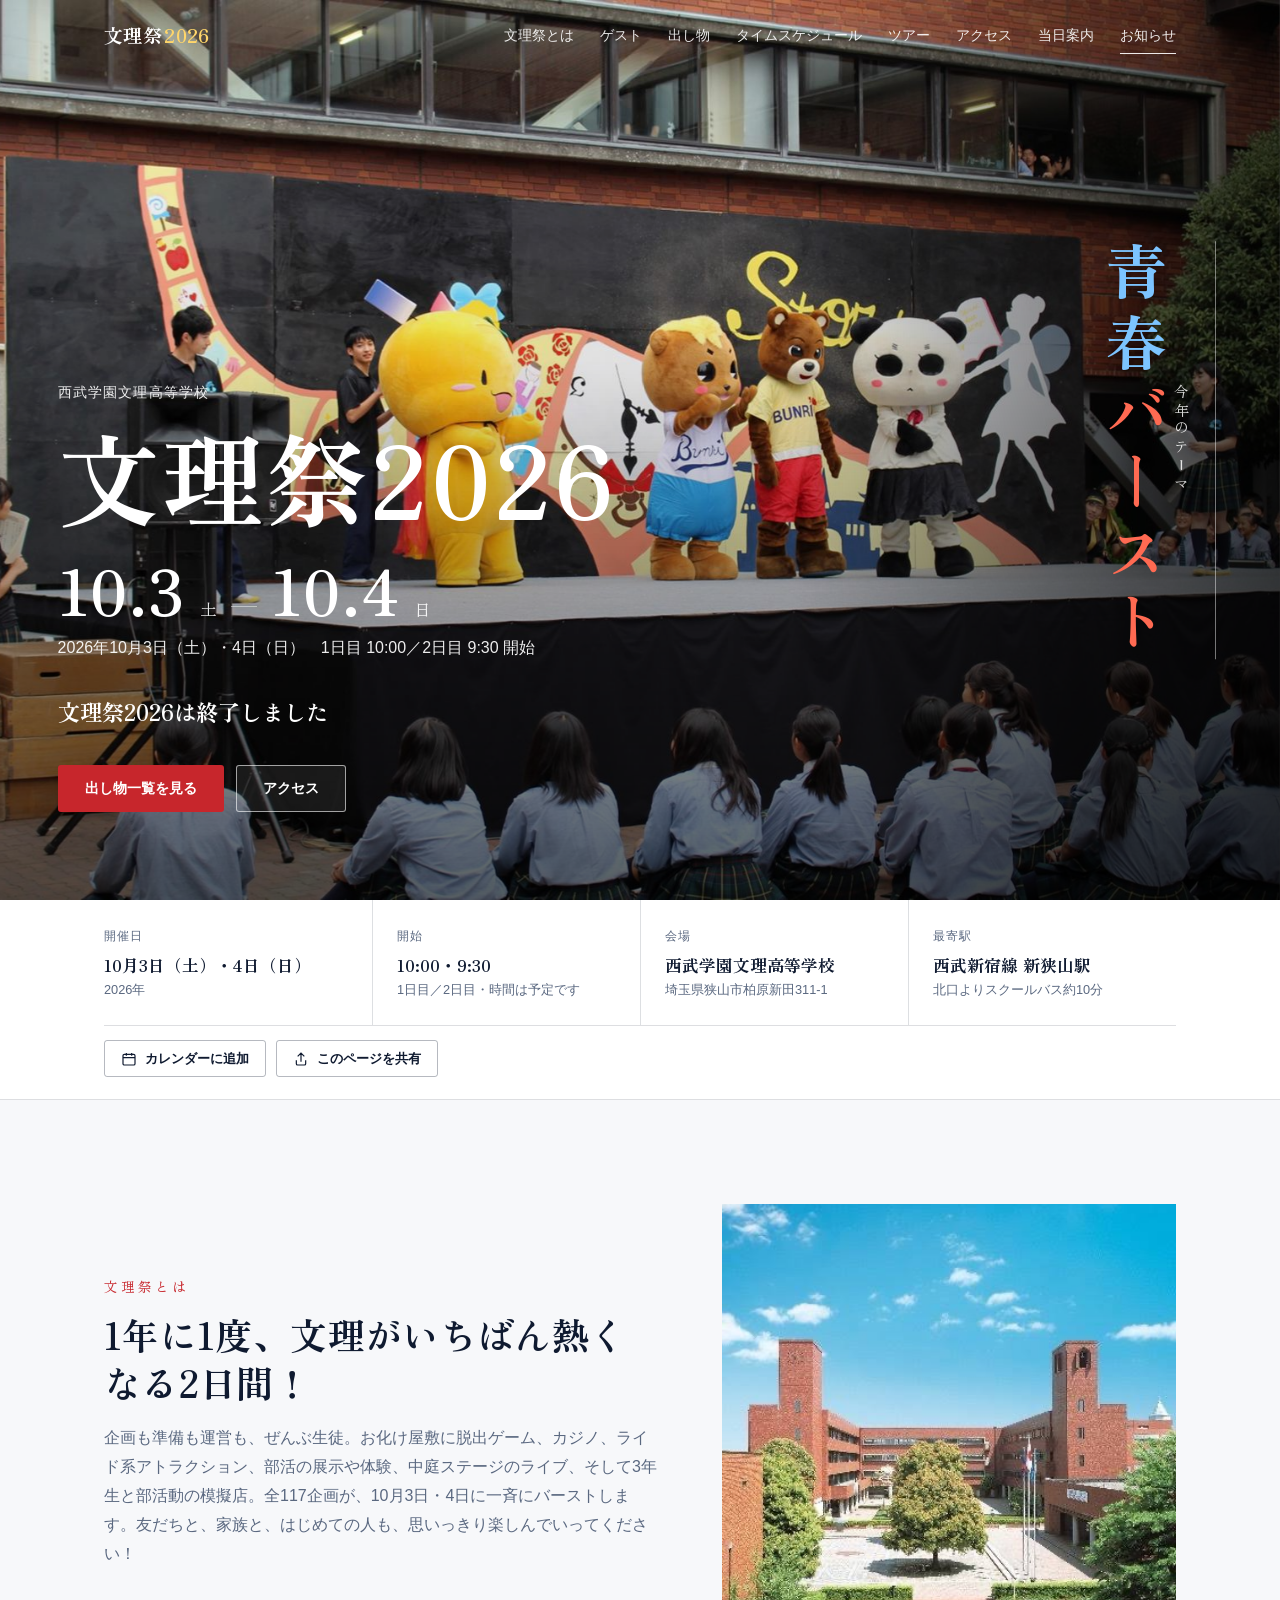
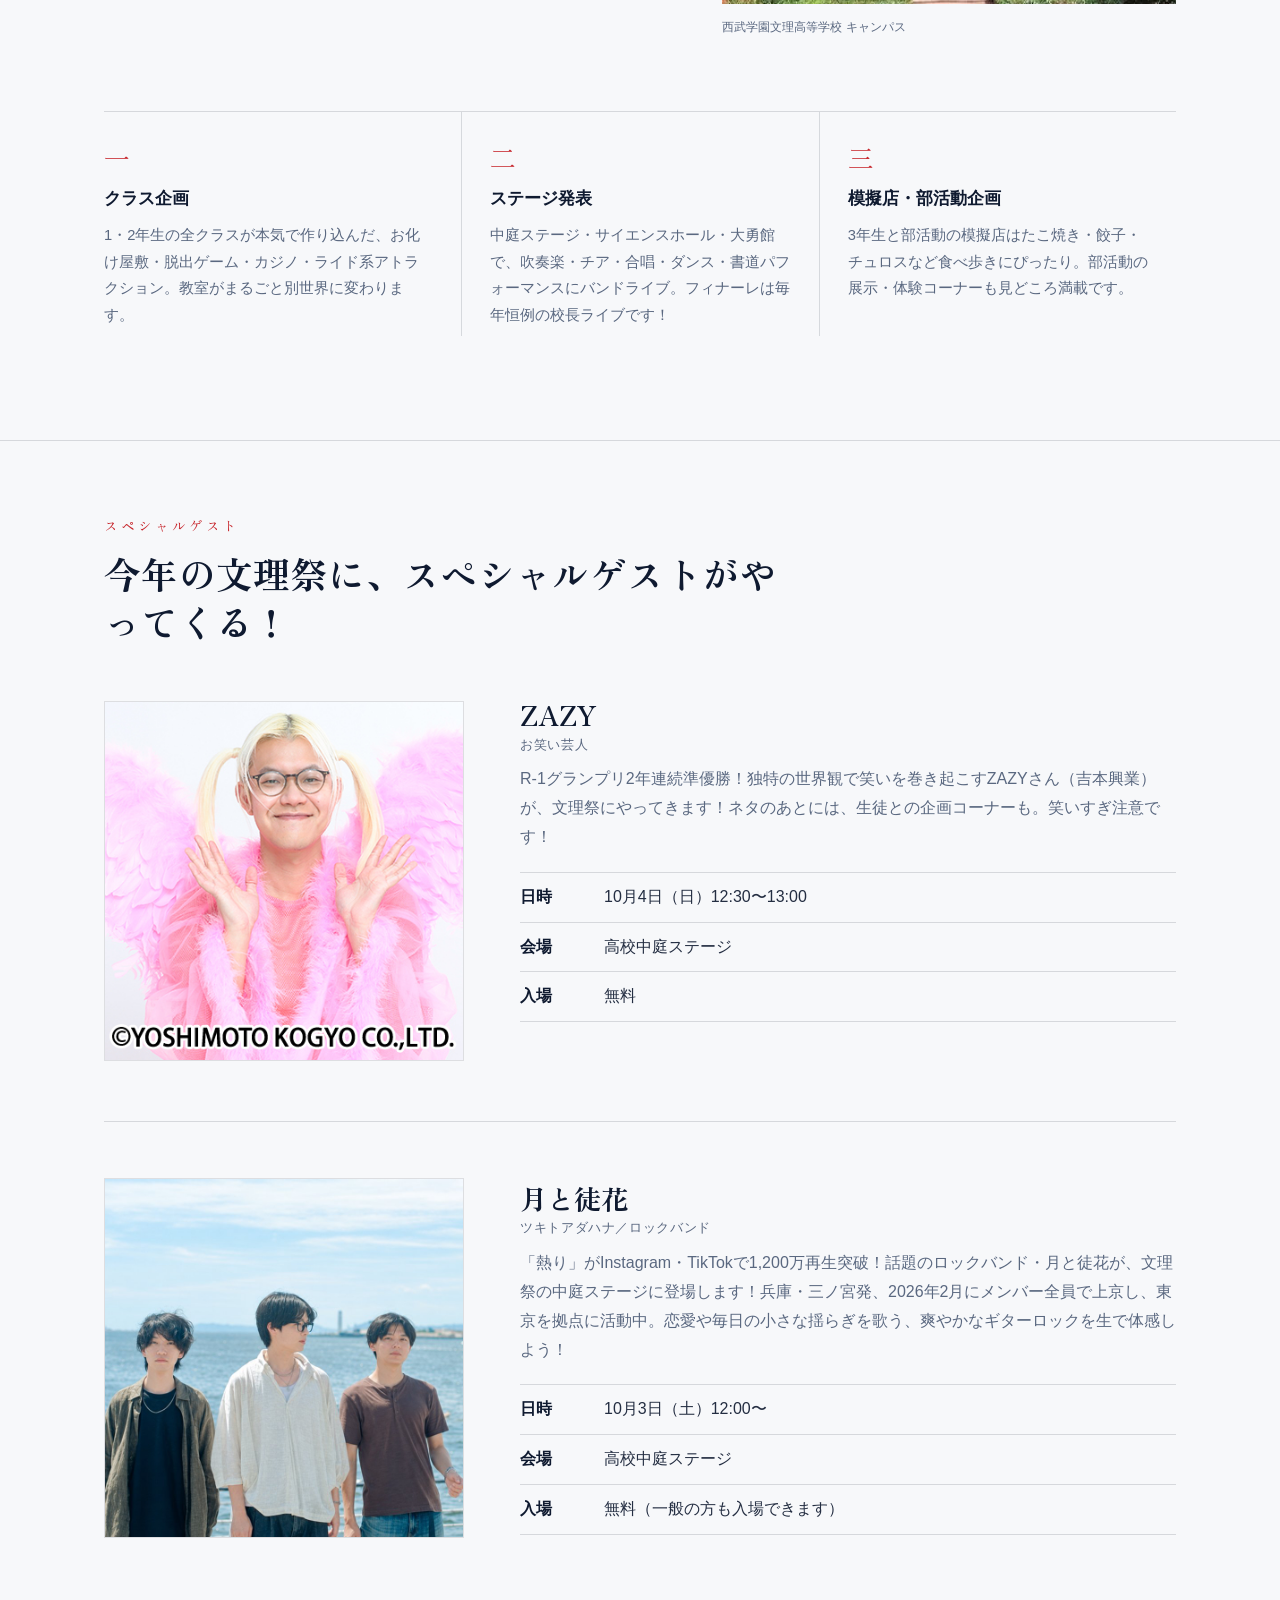
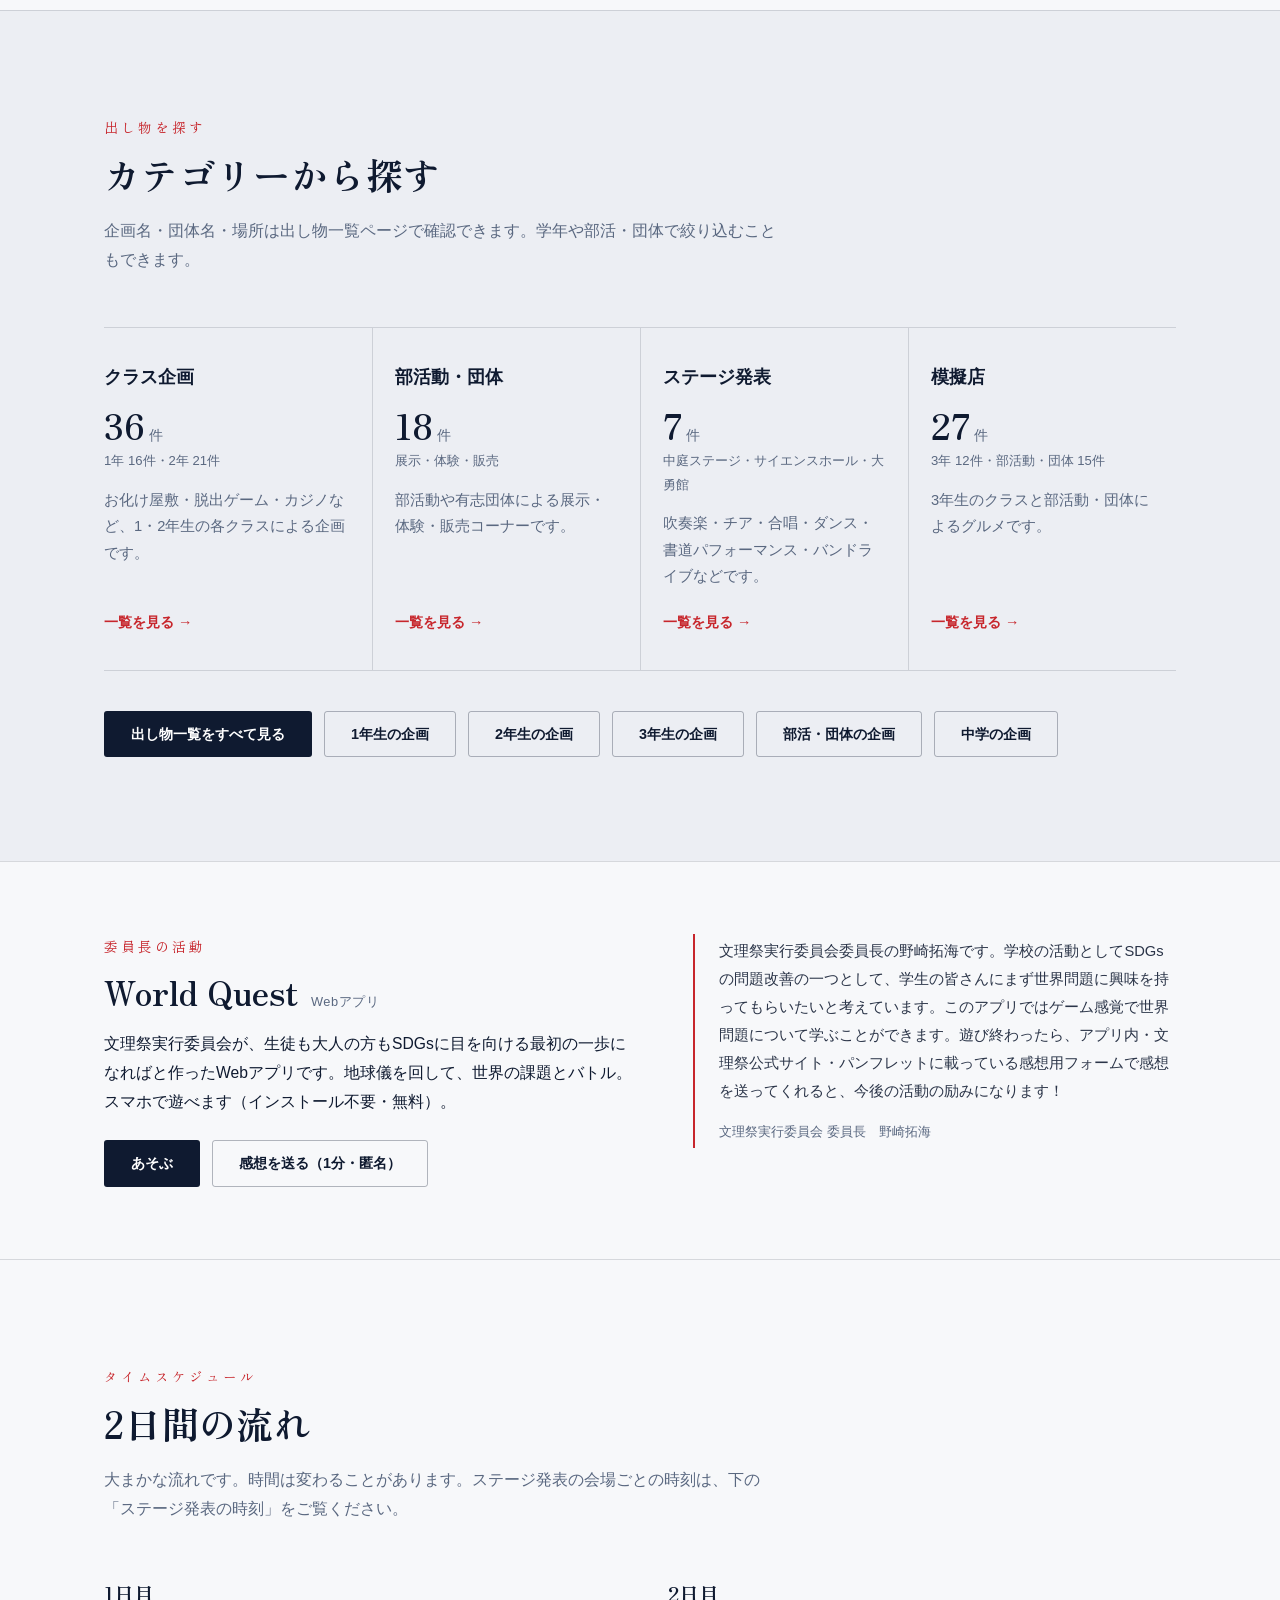
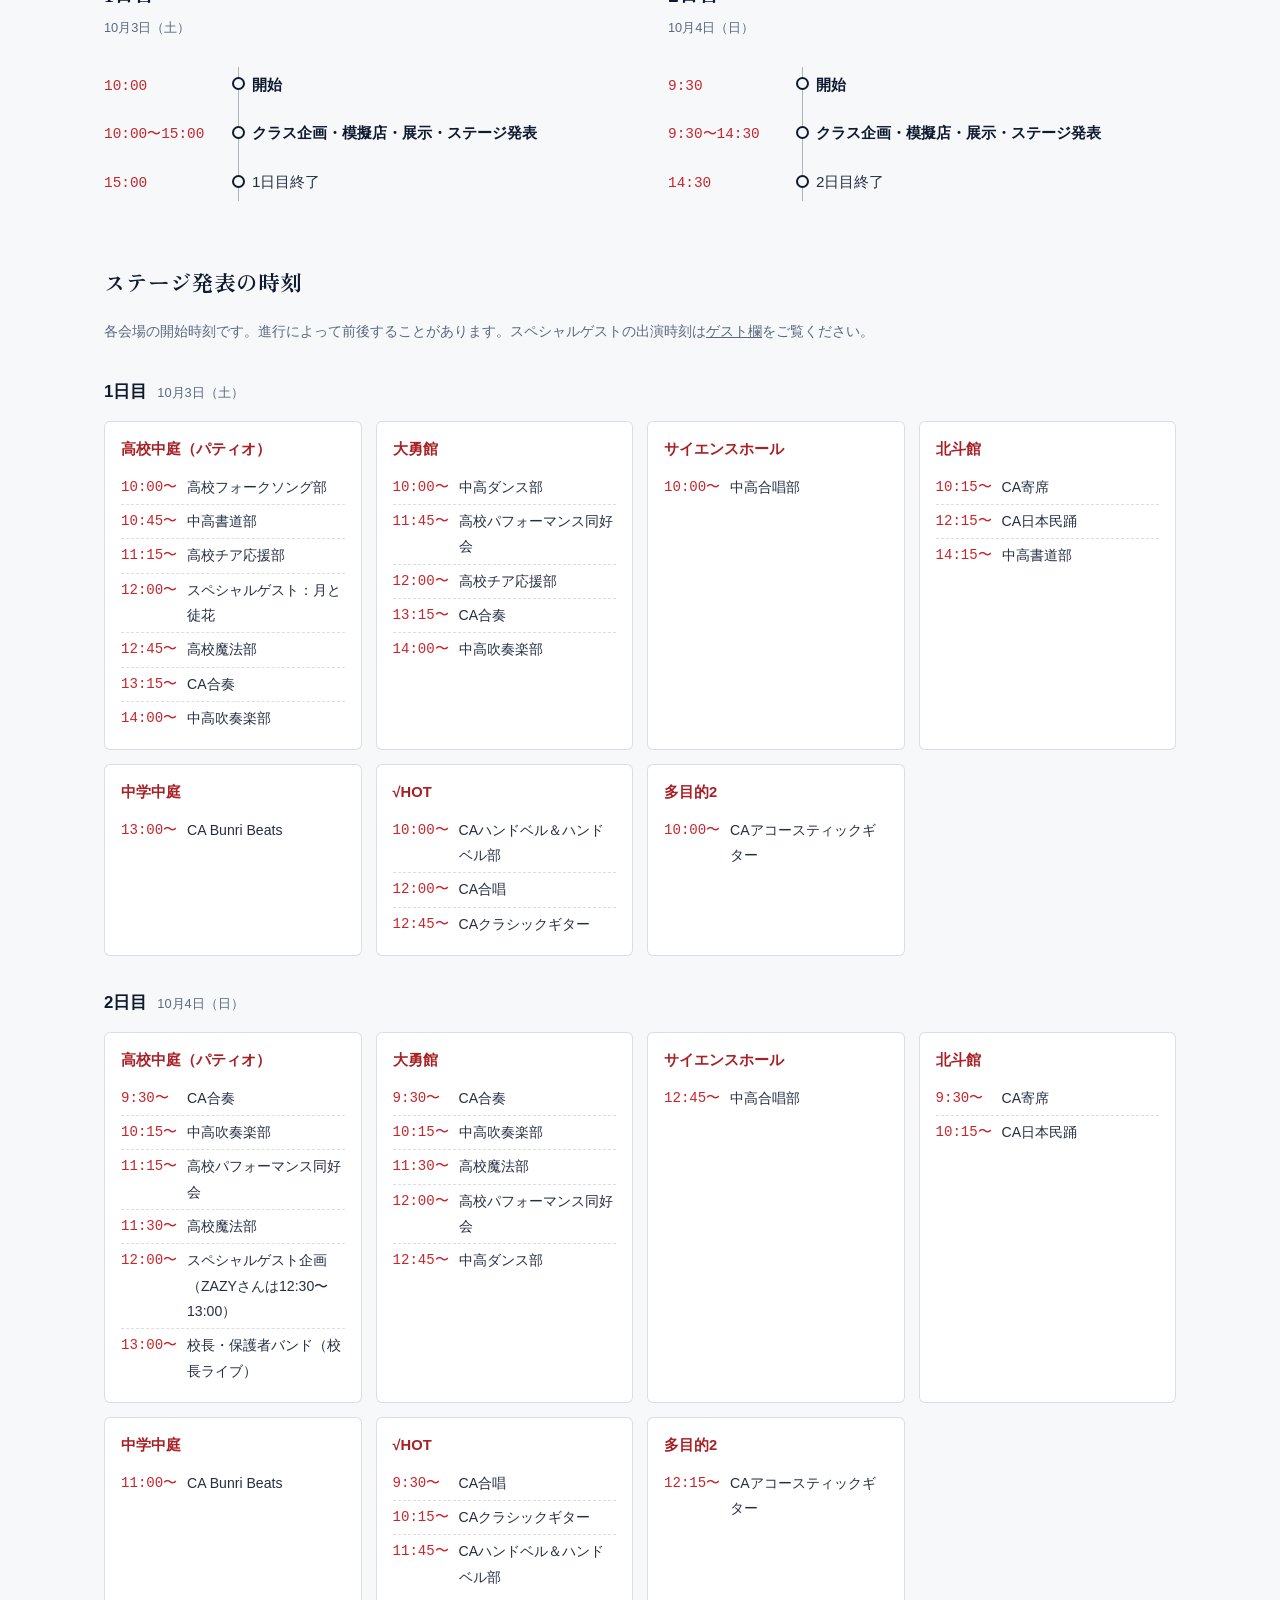
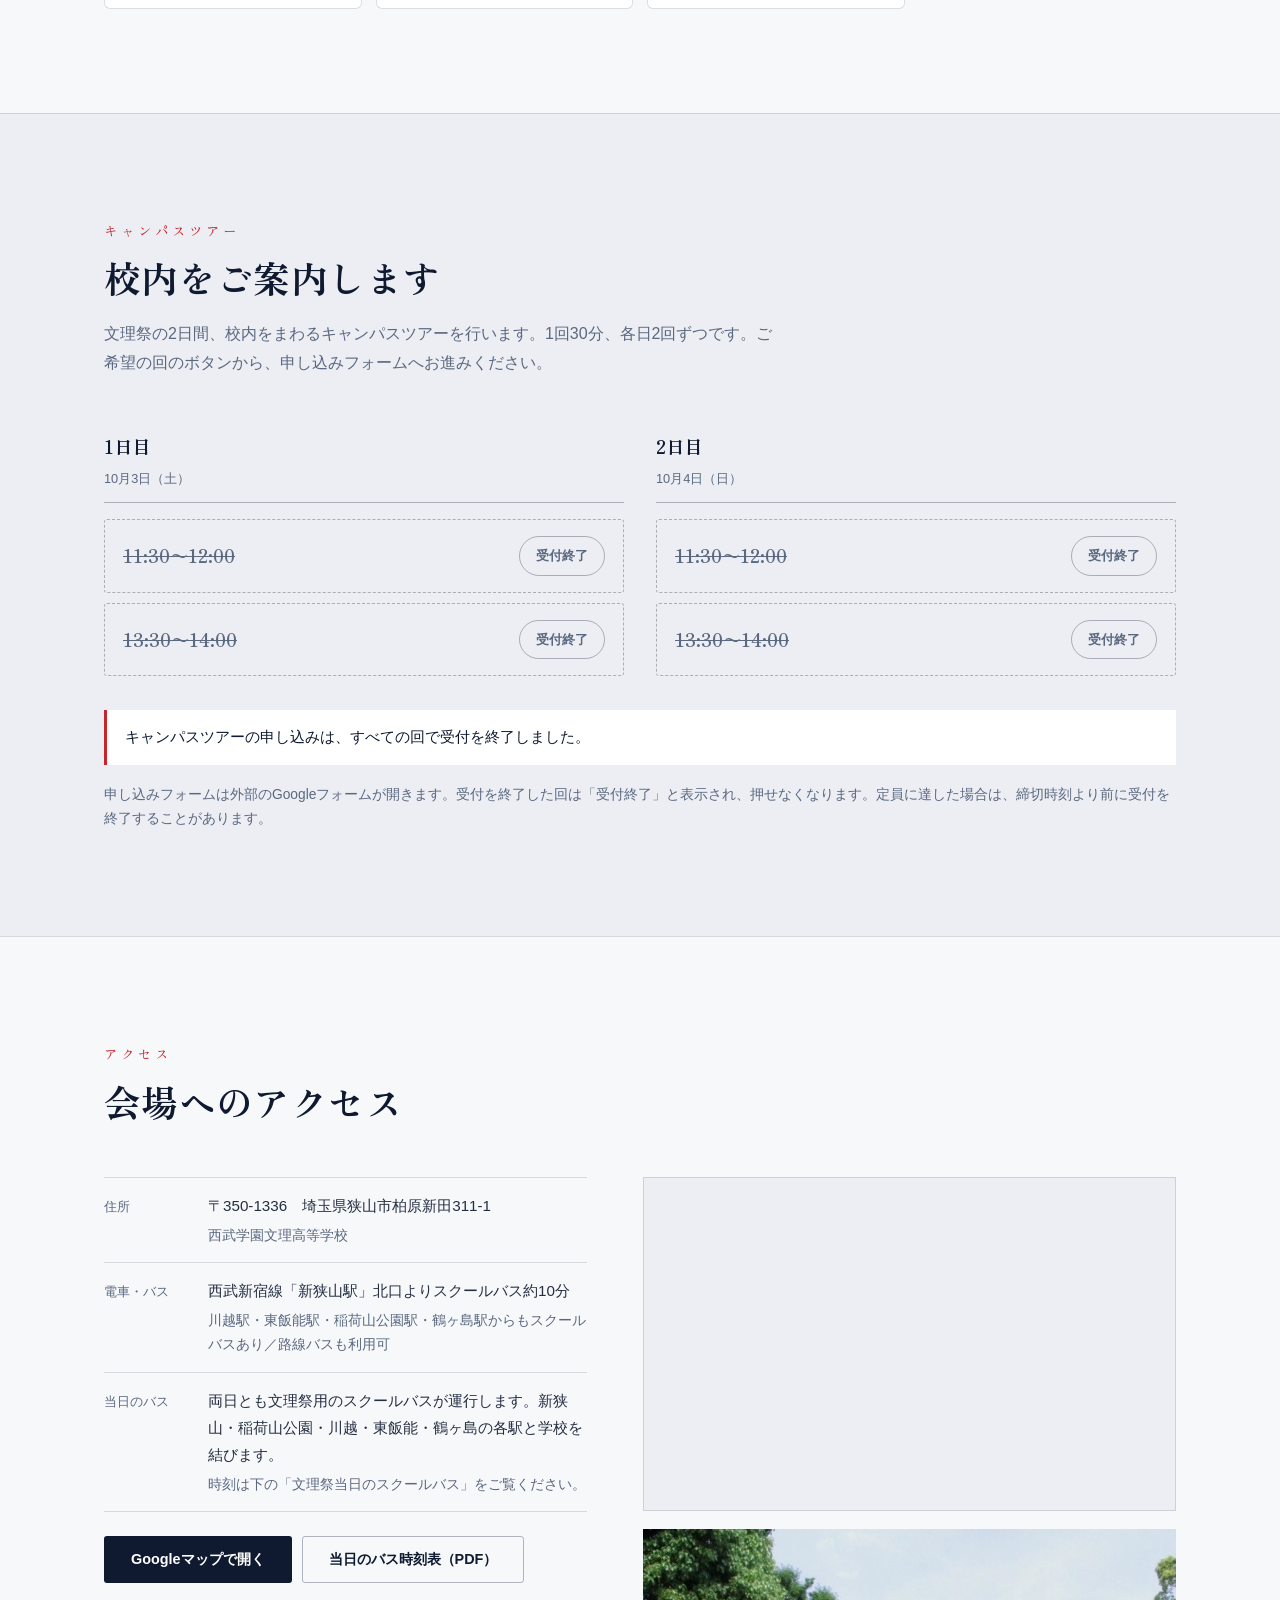
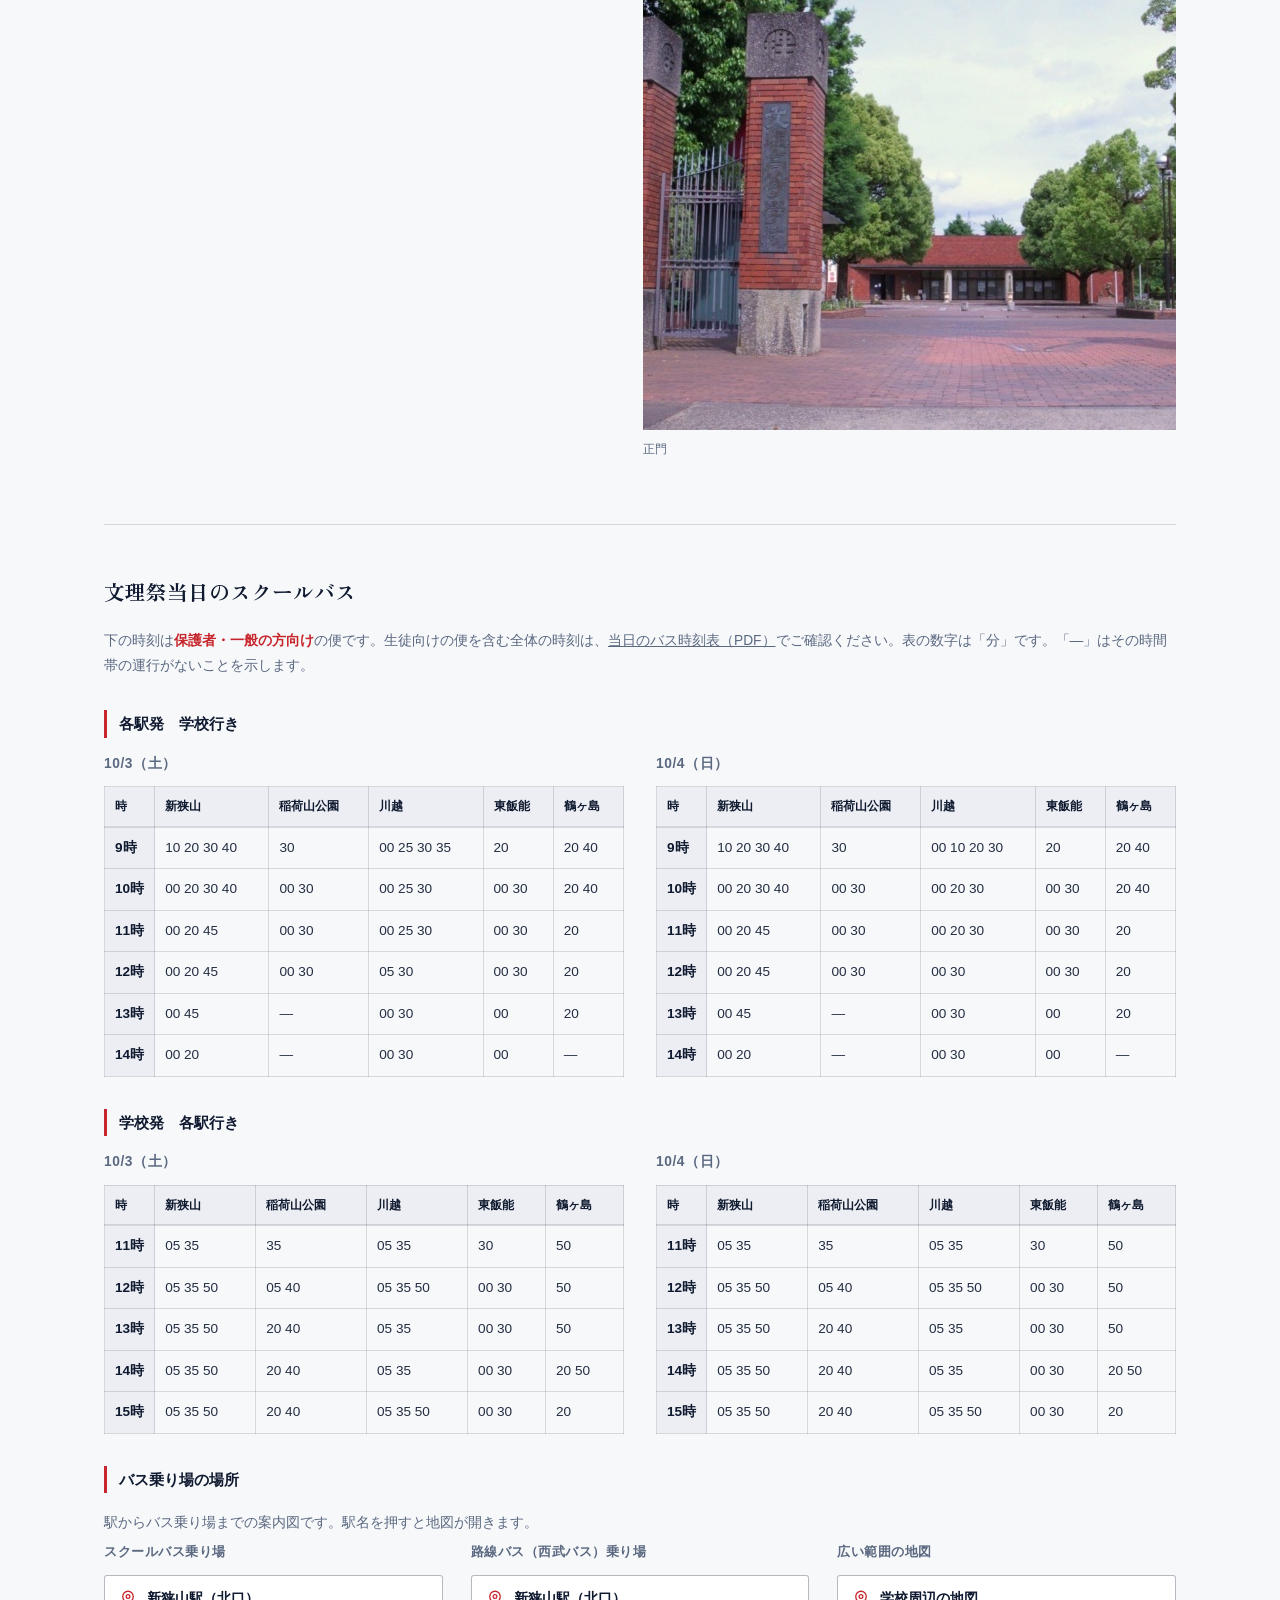
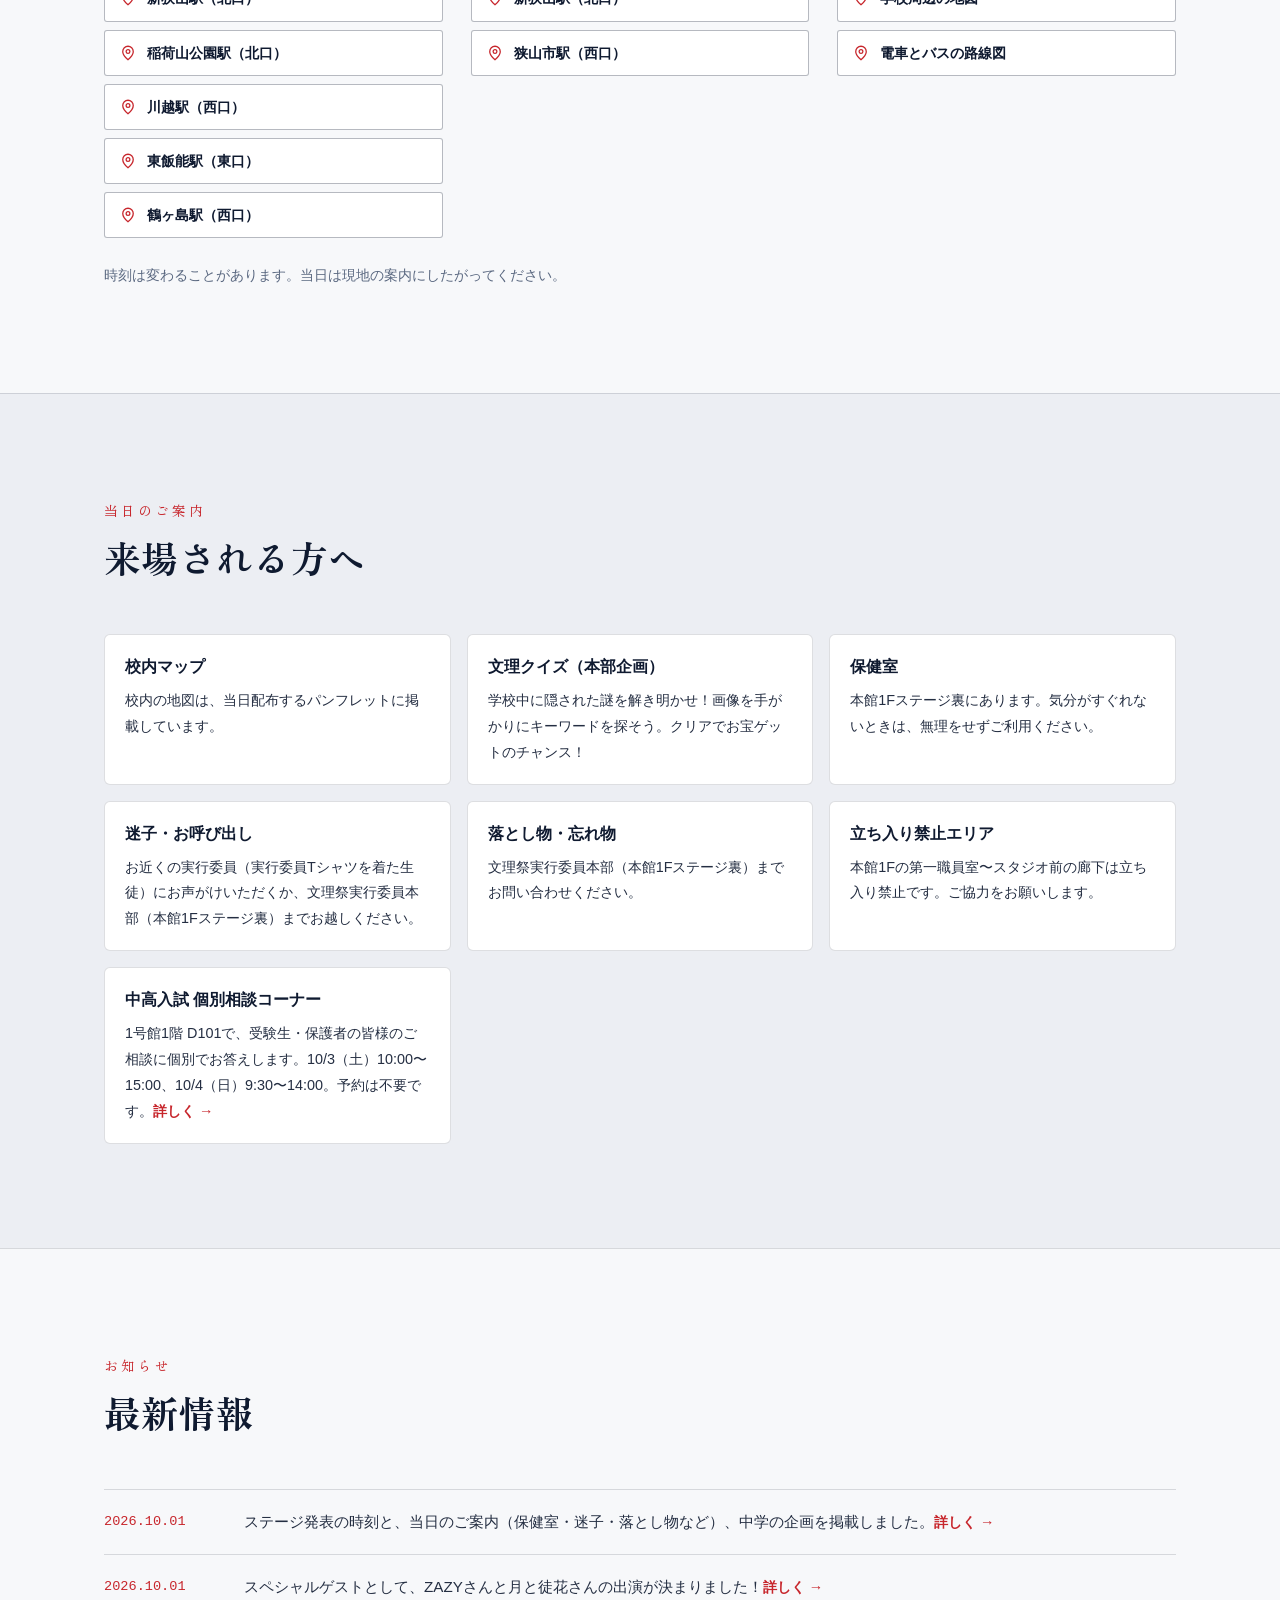
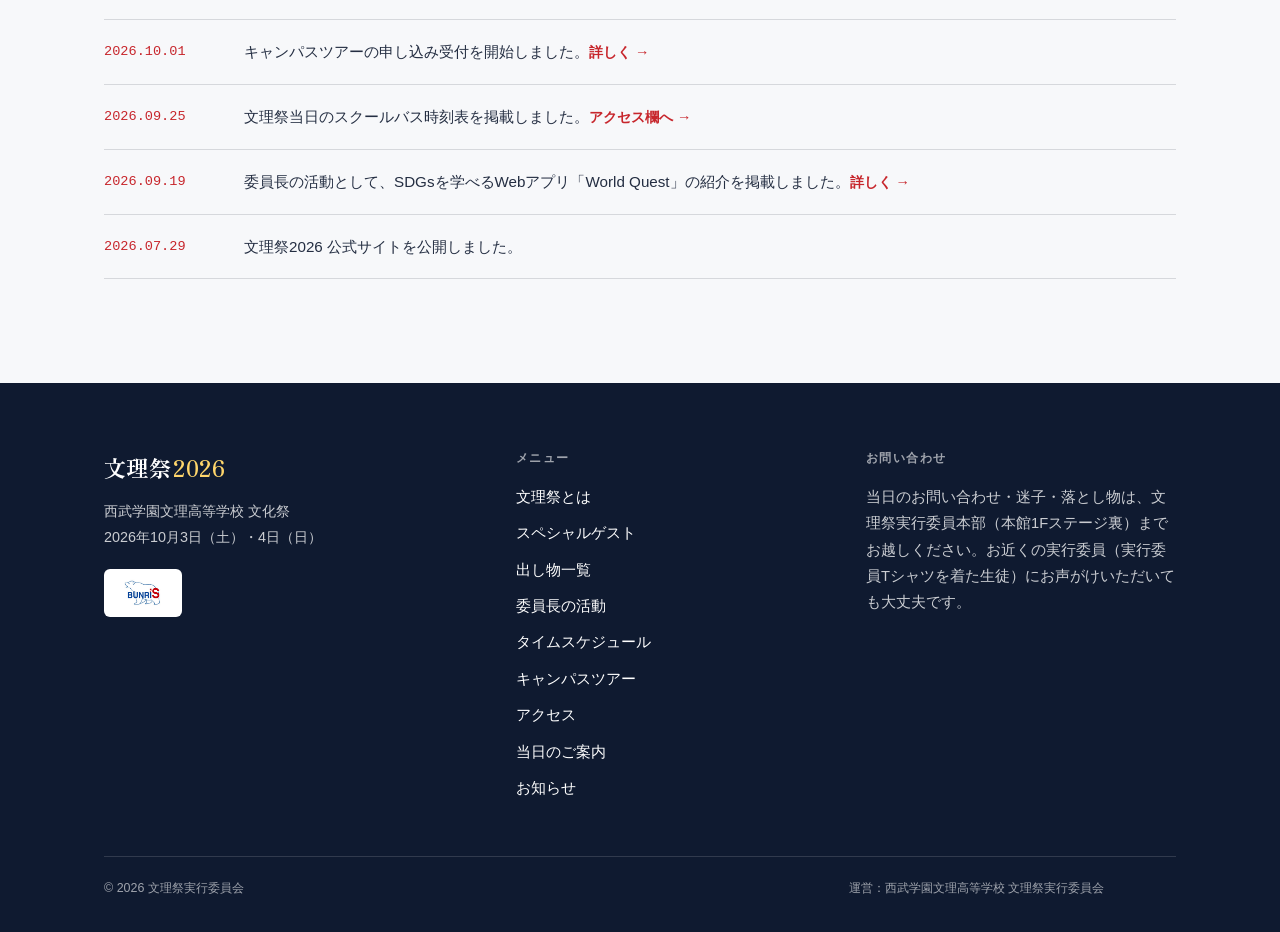
<file: index.html>
<!DOCTYPE html>
<html lang="ja">
<head>
<meta charset="UTF-8">
<meta name="viewport" content="width=device-width, initial-scale=1.0">
<title>文理祭 2026 | 文理祭実行委員会</title>
<meta name="description" content="文理祭2026 公式サイト。開催日程・出し物・アクセス情報をご案内します。">
<link rel="canonical" href="https://bunrisai2026.github.io/">
<meta property="og:type" content="website">
<meta property="og:locale" content="ja_JP">
<meta property="og:site_name" content="文理祭2026">
<meta property="og:title" content="文理祭 2026 | 文理祭実行委員会">
<meta property="og:description" content="文理祭2026 公式サイト。開催日程・出し物・アクセス情報をご案内します。">
<meta property="og:url" content="https://bunrisai2026.github.io/">
<meta property="og:image" content="https://bunrisai2026.github.io/images/hero-courtyard.jpg">
<meta name="twitter:card" content="summary_large_image">
<meta name="twitter:title" content="文理祭 2026 | 文理祭実行委員会">
<meta name="twitter:description" content="文理祭2026 公式サイト。開催日程・出し物・アクセス情報をご案内します。">
<meta name="twitter:image" content="https://bunrisai2026.github.io/images/hero-courtyard.jpg">
<meta name="theme-color" media="(prefers-color-scheme: light)" content="#f7f8fa">
<meta name="theme-color" media="(prefers-color-scheme: dark)" content="#0f1a30">
<link rel="icon" type="image/png" href="images/favicon.png?v=4">
<script type="application/ld+json">
{
  "@context": "https://schema.org",
  "@type": "Event",
  "name": "文理祭2026",
  "startDate": "2026-10-03",
  "endDate": "2026-10-04",
  "eventAttendanceMode": "https://schema.org/OfflineEventAttendanceMode",
  "eventStatus": "https://schema.org/EventScheduled",
  "location": {
    "@type": "Place",
    "name": "西武学園文理高等学校",
    "address": {
      "@type": "PostalAddress",
      "streetAddress": "柏原新田311-1",
      "addressLocality": "狭山市",
      "addressRegion": "埼玉県",
      "postalCode": "350-1336",
      "addressCountry": "JP"
    }
  },
  "description": "生徒が主体となって企画・運営する、西武学園文理高等学校最大の学校行事。クラス企画・部活動の展示・ステージ発表・模擬店が2日間にわたって行われます。",
  "organizer": {
    "@type": "Organization",
    "name": "文理祭実行委員会",
    "url": "https://bunrisai2026.github.io/"
  },
  "image": "https://bunrisai2026.github.io/images/hero-courtyard.jpg",
  "url": "https://bunrisai2026.github.io/"
}
</script>
<link rel="preconnect" href="https://fonts.googleapis.com">
<link rel="preconnect" href="https://fonts.gstatic.com" crossorigin>
<link rel="stylesheet" href="https://fonts.googleapis.com/css2?family=Zen+Old+Mincho:wght@400;700;900&display=swap">
<link rel="stylesheet" href="css/style.css?v=22">
</head>
<body>

<a class="skip-link" href="#main-content">本文へ移動</a>

<!-- ================================================================
  編集ガイド
  ・日本語の文章部分だけを書き換えれば更新できます。タグ(< >で囲まれた
    部分)は消さないでください。
  ・"reveal" というclassはスクロールで現れる演出用なので、消さないでください。
  ・写真を差し替えるときは images/ に新しい画像を置き、src="images/○○.jpg"
    の部分をそのファイル名に書き換えてください。
  ・出し物の件数(承認済み○件)は、出し物一覧ページの件数から自動で
    集計されます。手で直す必要はありません。
================================================================= -->

<header class="site-header" id="siteHeader">
  <div class="container header-inner">
    <a class="logo" href="#top">文理祭<span>2026</span></a>
    <button class="nav-toggle" id="navToggle" aria-label="メニューを開く" aria-expanded="false" aria-controls="siteNav">
      <span></span><span></span><span></span>
    </button>
    <nav class="site-nav" id="siteNav" aria-label="メインメニュー">
      <a href="#about">文理祭とは</a>
      <a href="#guest">ゲスト</a>
      <a href="exhibits.html">出し物</a>
      <a href="#schedule">タイムスケジュール</a>
      <a href="#tour">ツアー</a>
      <a href="#access">アクセス</a>
      <a href="#guide">当日案内</a>
      <a href="#news">お知らせ</a>
    </nav>
  </div>
</header>

<main id="main-content">

  <section class="hero" id="top">
    <img class="hero-photo" id="heroPhoto" src="images/hero-courtyard.jpg" alt="" width="1600" height="1067" fetchpriority="high">
    <div class="hero-overlay" aria-hidden="true"></div>
    <div class="container hero-inner">
      <div class="hero-content">
        <p class="hero-eyebrow">西武学園文理高等学校</p>
        <h1 class="hero-title">文理祭2026</h1>
        <p class="hero-date" aria-hidden="true">
          <span class="hero-date-num">10.3</span><span class="hero-date-dow">土</span>
          <span class="hero-date-sep">—</span>
          <span class="hero-date-num">10.4</span><span class="hero-date-dow">日</span>
        </p>
        <p class="hero-date-text">2026年10月3日（土）・4日（日）　1日目 10:00／2日目 9:30 開始</p>
        <p class="hero-theme-inline"><span class="hero-theme-label">今年のテーマ</span><strong><span class="theme-sei">青春</span><span class="theme-burst">バースト</span></strong></p>

        <div id="countdown" class="countdown" hidden>
          <p class="countdown-label" id="countdownLabel">文化祭まで</p>
          <div class="countdown-row" id="countdownRow">
            <div class="countdown-item">
              <span class="countdown-number" id="cdDays">--</span>
              <span class="countdown-unit">日</span>
            </div>
            <div class="countdown-item">
              <span class="countdown-number" id="cdHours">--</span>
              <span class="countdown-unit">時間</span>
            </div>
            <div class="countdown-item">
              <span class="countdown-number" id="cdMinutes">--</span>
              <span class="countdown-unit">分</span>
            </div>
            <div class="countdown-item">
              <span class="countdown-number" id="cdSeconds">--</span>
              <span class="countdown-unit">秒</span>
            </div>
          </div>
          <p class="countdown-state" id="countdownState" hidden></p>
        </div>

        <div class="hero-actions">
          <a href="exhibits.html" class="btn btn-primary">出し物一覧を見る</a>
          <a href="#access" class="btn btn-outline">アクセス</a>
        </div>
      </div>
    </div>
    <p class="hero-theme-vertical"><span class="hero-theme-label">今年のテーマ</span><strong><span class="theme-sei">青春</span><span class="theme-burst">バースト</span></strong></p>
  </section>

  <section class="info-strip" aria-label="開催概要">
    <div class="container">
      <div class="info-strip-inner">
        <div class="info-item">
          <span class="info-label">開催日</span>
          <span class="info-value">10月3日（土）・4日（日）<small>2026年</small></span>
        </div>
        <div class="info-item">
          <span class="info-label">開始</span>
          <span class="info-value">10:00・9:30<small>1日目／2日目・時間は予定です</small></span>
        </div>
        <div class="info-item">
          <span class="info-label">会場</span>
          <span class="info-value">西武学園文理高等学校<small>埼玉県狭山市柏原新田311-1</small></span>
        </div>
        <div class="info-item">
          <span class="info-label">最寄駅</span>
          <span class="info-value">西武新宿線 新狭山駅<small>北口よりスクールバス約10分</small></span>
        </div>
      </div>
      <div class="info-actions">
        <a class="btn btn-ghost btn-sm" href="files/bunrisai2026.ics" download="bunrisai2026.ics">
          <svg viewBox="0 0 24 24" fill="none" stroke="currentColor" stroke-width="1.8" aria-hidden="true"><rect x="3" y="5" width="18" height="16" rx="2"/><path d="M3 10h18M8 3v4M16 3v4"/></svg>
          カレンダーに追加
        </a>
        <button type="button" class="btn btn-ghost btn-sm" id="shareBtn">
          <svg viewBox="0 0 24 24" fill="none" stroke="currentColor" stroke-width="1.8" aria-hidden="true"><path d="M12 3v13M7 8l5-5 5 5M5 14v5a2 2 0 0 0 2 2h10a2 2 0 0 0 2-2v-5"/></svg>
          このページを共有
        </button>
      </div>
    </div>
  </section>

  <section class="section" id="about">
    <div class="container about-grid">
      <div class="about-text">
        <span class="section-kicker reveal">文理祭とは</span>
        <h2 class="section-title reveal">1年に1度、文理がいちばん熱くなる2日間！</h2>
        <p class="section-lead reveal">
          企画も準備も運営も、ぜんぶ生徒。お化け屋敷に脱出ゲーム、カジノ、ライド系アトラクション、部活の展示や体験、中庭ステージのライブ、そして3年生と部活動の模擬店。全<span id="aboutTotal">117</span>企画が、10月3日・4日に一斉にバーストします。友だちと、家族と、はじめての人も、思いっきり楽しんでいってください！
        </p>
      </div>
      <figure class="about-photo">
        <img src="images/about-campus.jpg" alt="西武学園文理高等学校 キャンパス" loading="lazy" width="400" height="400">
        <figcaption>西武学園文理高等学校 キャンパス</figcaption>
      </figure>
    </div>
    <div class="container">
      <div class="pillars">
        <div class="pillar reveal">
          <span class="pillar-index" aria-hidden="true">一</span>
          <h3>クラス企画</h3>
          <p>1・2年生の全クラスが本気で作り込んだ、お化け屋敷・脱出ゲーム・カジノ・ライド系アトラクション。教室がまるごと別世界に変わります。</p>
        </div>
        <div class="pillar reveal">
          <span class="pillar-index" aria-hidden="true">二</span>
          <h3>ステージ発表</h3>
          <p>中庭ステージ・サイエンスホール・大勇館で、吹奏楽・チア・合唱・ダンス・書道パフォーマンスにバンドライブ。フィナーレは毎年恒例の校長ライブです！</p>
        </div>
        <div class="pillar reveal">
          <span class="pillar-index" aria-hidden="true">三</span>
          <h3>模擬店・部活動企画</h3>
          <p>3年生と部活動の模擬店はたこ焼き・餃子・チュロスなど食べ歩きにぴったり。部活動の展示・体験コーナーも見どころ満載です。</p>
        </div>
      </div>
    </div>
  </section>

  <section class="section section--compact" id="guest">
    <div class="container">
      <div class="section-head">
        <span class="section-kicker reveal">スペシャルゲスト</span>
        <h2 class="section-title reveal">今年の文理祭に、スペシャルゲストがやってくる！</h2>
      </div>
      <div class="guest-list">
        <article class="guest-grid">
          <figure class="guest-photo reveal">
            <img src="images/zazy.jpg" alt="ZAZYさん" loading="lazy" width="400" height="400">
          </figure>
          <div class="guest-text">
            <h3 class="guest-name reveal">ZAZY<small>お笑い芸人</small></h3>
            <p class="section-lead reveal">
              R-1グランプリ2年連続準優勝！独特の世界観で笑いを巻き起こすZAZYさん（吉本興業）が、文理祭にやってきます！ネタのあとには、生徒との企画コーナーも。笑いすぎ注意です！
            </p>
            <dl class="guest-info reveal">
              <div><dt>日時</dt><dd>10月4日（日）12:30〜13:00</dd></div>
              <div><dt>会場</dt><dd>高校中庭ステージ</dd></div>
              <div><dt>入場</dt><dd>無料</dd></div>
            </dl>
            <p class="note reveal"><strong>公演中の写真・動画の撮影、録音は禁止です。</strong>ご協力をお願いします。</p>
          </div>
        </article>
        <article class="guest-grid">
          <figure class="guest-photo reveal">
            <img src="images/tsukitoadahana.jpg" alt="月と徒花のメンバー" loading="lazy" width="800" height="800">
          </figure>
          <div class="guest-text">
            <h3 class="guest-name reveal">月と徒花<small>ツキトアダハナ／ロックバンド</small></h3>
            <p class="section-lead reveal">
              「熱り」がInstagram・TikTokで1,200万再生突破！話題のロックバンド・月と徒花が、文理祭の中庭ステージに登場します！兵庫・三ノ宮発、2026年2月にメンバー全員で上京し、東京を拠点に活動中。恋愛や毎日の小さな揺らぎを歌う、爽やかなギターロックを生で体感しよう！
            </p>
            <dl class="guest-info reveal">
              <div><dt>日時</dt><dd>10月3日（土）12:00〜</dd></div>
              <div><dt>会場</dt><dd>高校中庭ステージ</dd></div>
              <div><dt>入場</dt><dd>無料（一般の方も入場できます）</dd></div>
            </dl>
          </div>
        </article>
      </div>
    </div>
  </section>

  <section class="section section--deep" id="find">
    <div class="container">
      <div class="section-head">
        <span class="section-kicker reveal">出し物を探す</span>
        <h2 class="section-title reveal">カテゴリーから探す</h2>
        <p class="section-lead reveal">企画名・団体名・場所は出し物一覧ページで確認できます。学年や部活・団体で絞り込むこともできます。</p>
      </div>
      <div class="categories">
        <div class="category reveal">
          <h3>クラス企画</h3>
          <p class="category-count"><span id="countClass">36</span><small>件</small></p>
          <p class="category-sub" id="countClassSub">1年 16件・2年 21件</p>
          <p class="category-desc">お化け屋敷・脱出ゲーム・カジノなど、1・2年生の各クラスによる企画です。</p>
          <a class="text-link" href="exhibits.html#class-entries">一覧を見る →</a>
        </div>
        <div class="category reveal">
          <h3>部活動・団体</h3>
          <p class="category-count"><span id="countClub">18</span><small>件</small></p>
          <p class="category-sub" id="countClubSub">展示・体験・販売</p>
          <p class="category-desc">部活動や有志団体による展示・体験・販売コーナーです。</p>
          <a class="text-link" href="exhibits.html#club-entries">一覧を見る →</a>
        </div>
        <div class="category reveal">
          <h3>ステージ発表</h3>
          <p class="category-count"><span id="countStage">7</span><small>件</small></p>
          <p class="category-sub" id="countStageSub">中庭ステージ・サイエンスホール・大勇館</p>
          <p class="category-desc">吹奏楽・チア・合唱・ダンス・書道パフォーマンス・バンドライブなどです。</p>
          <a class="text-link" href="exhibits.html#stage-entries">一覧を見る →</a>
        </div>
        <div class="category reveal">
          <h3>模擬店</h3>
          <p class="category-count"><span id="countBooth">27</span><small>件</small></p>
          <p class="category-sub" id="countBoothSub">3年 12件・部活動・団体 15件</p>
          <p class="category-desc">3年生のクラスと部活動・団体によるグルメです。</p>
          <a class="text-link" href="exhibits.html#booth-entries">一覧を見る →</a>
        </div>
      </div>
      <div class="find-cta reveal">
        <a class="btn btn-ink" href="exhibits.html">出し物一覧をすべて見る</a>
        <a class="btn btn-ghost" href="exhibits.html?grade=1">1年生の企画</a>
        <a class="btn btn-ghost" href="exhibits.html?grade=2">2年生の企画</a>
        <a class="btn btn-ghost" href="exhibits.html?grade=3">3年生の企画</a>
        <a class="btn btn-ghost" href="exhibits.html?grade=club">部活・団体の企画</a>
        <a class="btn btn-ghost" href="exhibits.html?grade=jh">中学の企画</a>
      </div>
    </div>
  </section>

  <section class="section section--compact" id="activity">
    <div class="container activity-grid">
      <div class="activity-main">
        <span class="section-kicker reveal">委員長の活動</span>
        <h2 class="activity-title reveal">World Quest<small>Webアプリ</small></h2>
        <p class="activity-lead reveal">
          文理祭実行委員会が、生徒も大人の方もSDGsに目を向ける最初の一歩になればと作ったWebアプリです。地球儀を回して、世界の課題とバトル。スマホで遊べます（インストール不要・無料）。
        </p>
        <div class="activity-actions reveal">
          <a class="btn btn-ink" href="https://worldquest-app.github.io/" target="_blank" rel="noopener">あそぶ</a>
          <a class="btn btn-ghost" href="https://docs.google.com/forms/d/e/1FAIpQLSdFlxF-jA8vOGnsKajq56FTeWlCX4yVw82H0gIlJLu6SwsFqw/viewform" target="_blank" rel="noopener">感想を送る（1分・匿名）</a>
        </div>
      </div>
      <blockquote class="activity-message reveal">
        <p>文理祭実行委員会委員長の野崎拓海です。学校の活動としてSDGsの問題改善の一つとして、学生の皆さんにまず世界問題に興味を持ってもらいたいと考えています。このアプリではゲーム感覚で世界問題について学ぶことができます。遊び終わったら、アプリ内・文理祭公式サイト・パンフレットに載っている感想用フォームで感想を送ってくれると、今後の活動の励みになります！</p>
        <footer>文理祭実行委員会 委員長　野崎拓海</footer>
      </blockquote>
    </div>
  </section>

  <section class="section" id="schedule">
    <div class="container">
      <div class="section-head">
        <span class="section-kicker reveal">タイムスケジュール</span>
        <h2 class="section-title reveal">2日間の流れ</h2>
        <p class="section-lead reveal">大まかな流れです。時間は変わることがあります。ステージ発表の会場ごとの時刻は、下の「ステージ発表の時刻」をご覧ください。</p>
      </div>

      <div class="schedule-tabs" role="group" aria-label="表示する日を選ぶ">
        <button type="button" class="schedule-tab" data-day="1" aria-pressed="true" aria-controls="day1">1日目（10/3 土）</button>
        <button type="button" class="schedule-tab" data-day="2" aria-pressed="false" aria-controls="day2">2日目（10/4 日）</button>
      </div>

      <div class="schedule-cols">
        <div class="schedule-day reveal" id="day1" data-day="1">
          <h3>1日目<small>10月3日（土）</small></h3>
          <ol class="timeline">
            <li><span class="time">10:00</span><span class="dot" aria-hidden="true"></span><span class="event is-major">開始</span></li>
            <li><span class="time">10:00〜15:00</span><span class="dot" aria-hidden="true"></span><span class="event is-major">クラス企画・模擬店・展示・ステージ発表</span></li>
            <li><span class="time">15:00</span><span class="dot" aria-hidden="true"></span><span class="event">1日目終了</span></li>
          </ol>
        </div>
        <div class="schedule-day reveal" id="day2" data-day="2">
          <h3>2日目<small>10月4日（日）</small></h3>
          <ol class="timeline">
            <li><span class="time">9:30</span><span class="dot" aria-hidden="true"></span><span class="event is-major">開始</span></li>
            <li><span class="time">9:30〜14:30</span><span class="dot" aria-hidden="true"></span><span class="event is-major">クラス企画・模擬店・展示・ステージ発表</span></li>
            <li><span class="time">14:30</span><span class="dot" aria-hidden="true"></span><span class="event">2日目終了</span></li>
          </ol>
        </div>
      </div>

      <div class="stage-schedule reveal" id="stage-schedule">
        <h3 class="stage-title">ステージ発表の時刻</h3>
        <p class="note">各会場の開始時刻です。進行によって前後することがあります。スペシャルゲストの出演時刻は<a href="#guest">ゲスト欄</a>をご覧ください。</p>
        <div class="stage-day">
          <h4>1日目<small>10月3日（土）</small></h4>
          <div class="stage-venues">
            <div class="stage-venue"><h5>高校中庭（パティオ）</h5><ul><li><span class="time">10:00〜</span>高校フォークソング部</li><li><span class="time">10:45〜</span>中高書道部</li><li><span class="time">11:15〜</span>高校チア応援部</li><li><span class="time">12:00〜</span>スペシャルゲスト：月と徒花</li><li><span class="time">12:45〜</span>高校魔法部</li><li><span class="time">13:15〜</span>CA合奏</li><li><span class="time">14:00〜</span>中高吹奏楽部</li></ul></div>
            <div class="stage-venue"><h5>大勇館</h5><ul><li><span class="time">10:00〜</span>中高ダンス部</li><li><span class="time">11:45〜</span>高校パフォーマンス同好会</li><li><span class="time">12:00〜</span>高校チア応援部</li><li><span class="time">13:15〜</span>CA合奏</li><li><span class="time">14:00〜</span>中高吹奏楽部</li></ul></div>
            <div class="stage-venue"><h5>サイエンスホール</h5><ul><li><span class="time">10:00〜</span>中高合唱部</li></ul></div>
            <div class="stage-venue"><h5>北斗館</h5><ul><li><span class="time">10:15〜</span>CA寄席</li><li><span class="time">12:15〜</span>CA日本民踊</li><li><span class="time">14:15〜</span>中高書道部</li></ul></div>
            <div class="stage-venue"><h5>中学中庭</h5><ul><li><span class="time">13:00〜</span>CA Bunri Beats</li></ul></div>
            <div class="stage-venue"><h5>√HOT</h5><ul><li><span class="time">10:00〜</span>CAハンドベル＆ハンドベル部</li><li><span class="time">12:00〜</span>CA合唱</li><li><span class="time">12:45〜</span>CAクラシックギター</li></ul></div>
            <div class="stage-venue"><h5>多目的2</h5><ul><li><span class="time">10:00〜</span>CAアコースティックギター</li></ul></div>
          </div>
        </div>
        <div class="stage-day">
          <h4>2日目<small>10月4日（日）</small></h4>
          <div class="stage-venues">
            <div class="stage-venue"><h5>高校中庭（パティオ）</h5><ul><li><span class="time">9:30〜</span>CA合奏</li><li><span class="time">10:15〜</span>中高吹奏楽部</li><li><span class="time">11:15〜</span>高校パフォーマンス同好会</li><li><span class="time">11:30〜</span>高校魔法部</li><li><span class="time">12:00〜</span>スペシャルゲスト企画（ZAZYさんは12:30〜13:00）</li><li><span class="time">13:00〜</span>校長・保護者バンド（校長ライブ）</li></ul></div>
            <div class="stage-venue"><h5>大勇館</h5><ul><li><span class="time">9:30〜</span>CA合奏</li><li><span class="time">10:15〜</span>中高吹奏楽部</li><li><span class="time">11:30〜</span>高校魔法部</li><li><span class="time">12:00〜</span>高校パフォーマンス同好会</li><li><span class="time">12:45〜</span>中高ダンス部</li></ul></div>
            <div class="stage-venue"><h5>サイエンスホール</h5><ul><li><span class="time">12:45〜</span>中高合唱部</li></ul></div>
            <div class="stage-venue"><h5>北斗館</h5><ul><li><span class="time">9:30〜</span>CA寄席</li><li><span class="time">10:15〜</span>CA日本民踊</li></ul></div>
            <div class="stage-venue"><h5>中学中庭</h5><ul><li><span class="time">11:00〜</span>CA Bunri Beats</li></ul></div>
            <div class="stage-venue"><h5>√HOT</h5><ul><li><span class="time">9:30〜</span>CA合唱</li><li><span class="time">10:15〜</span>CAクラシックギター</li><li><span class="time">11:45〜</span>CAハンドベル＆ハンドベル部</li></ul></div>
            <div class="stage-venue"><h5>多目的2</h5><ul><li><span class="time">12:15〜</span>CAアコースティックギター</li></ul></div>
          </div>
        </div>
      </div>
    </div>
  </section>

  <section class="section section--deep" id="tour">
    <div class="container">
      <div class="section-head">
        <span class="section-kicker reveal">キャンパスツアー</span>
        <h2 class="section-title reveal">校内をご案内します</h2>
        <p class="section-lead reveal">文理祭の2日間、校内をまわるキャンパスツアーを行います。1回30分、各日2回ずつです。ご希望の回のボタンから、申し込みフォームへお進みください。</p>
      </div>
      <div class="tour-grid">
        <div class="tour-day reveal">
          <h3 class="tour-day-title">1日目<small>10月3日（土）</small></h3>
          <a class="tour-slot" href="https://docs.google.com/forms/d/e/1FAIpQLSfPFDQ1qe4uthPYlAbtMJR4RJobtyQjt99rG8bR26SPZFDuww/viewform" data-deadline="2026-10-03T11:30:00+09:00" data-closed="false" target="_blank" rel="noopener">
            <span class="tour-time">11:30〜12:00</span>
            <span class="tour-cta">申し込む</span>
          </a>
          <a class="tour-slot" href="https://docs.google.com/forms/d/e/1FAIpQLSck2RSt9Uv3Mqva6LsW9Uy9XkKceHFXpOQ_Xo0ZAdKyG_p6Xg/viewform" data-deadline="2026-10-03T13:30:00+09:00" data-closed="false" target="_blank" rel="noopener">
            <span class="tour-time">13:30〜14:00</span>
            <span class="tour-cta">申し込む</span>
          </a>
        </div>
        <div class="tour-day reveal">
          <h3 class="tour-day-title">2日目<small>10月4日（日）</small></h3>
          <a class="tour-slot" href="https://docs.google.com/forms/d/e/1FAIpQLSeHAyhpSbZlyLY0j90y7KurM--eBh4hJk2Ga0UIkgz644POWg/viewform" data-deadline="2026-10-04T11:30:00+09:00" data-closed="false" target="_blank" rel="noopener">
            <span class="tour-time">11:30〜12:00</span>
            <span class="tour-cta">申し込む</span>
          </a>
          <a class="tour-slot" href="https://docs.google.com/forms/d/e/1FAIpQLSeFnM994q1_0CDzIMfDl14xt7Cxw22xYSw5ZYSMmxL3-fO9Pg/viewform" data-deadline="2026-10-04T13:30:00+09:00" data-closed="false" target="_blank" rel="noopener">
            <span class="tour-time">13:30〜14:00</span>
            <span class="tour-cta">申し込む</span>
          </a>
        </div>
      </div>
      <p class="tour-allclosed" id="tourAllClosed" hidden>キャンパスツアーの申し込みは、すべての回で受付を終了しました。</p>
      <p class="note">申し込みフォームは外部のGoogleフォームが開きます。受付を終了した回は「受付終了」と表示され、押せなくなります。定員に達した場合は、締切時刻より前に受付を終了することがあります。</p>
    </div>
  </section>

  <section class="section" id="access">
    <div class="container">
      <div class="section-head">
        <span class="section-kicker reveal">アクセス</span>
        <h2 class="section-title reveal">会場へのアクセス</h2>
      </div>
      <div class="access-grid">
        <div class="reveal">
          <ul class="access-list">
            <li><span class="k">住所</span><span class="v">〒350-1336　埼玉県狭山市柏原新田311-1<small>西武学園文理高等学校</small></span></li>
            <li><span class="k">電車・バス</span><span class="v">西武新宿線「新狭山駅」北口よりスクールバス約10分<small>川越駅・東飯能駅・稲荷山公園駅・鶴ヶ島駅からもスクールバスあり／路線バスも利用可</small></span></li>
            <li><span class="k">当日のバス</span><span class="v">両日とも文理祭用のスクールバスが運行します。新狭山・稲荷山公園・川越・東飯能・鶴ヶ島の各駅と学校を結びます。<small>時刻は下の「文理祭当日のスクールバス」をご覧ください。</small></span></li>
          </ul>
          <div class="access-actions">
            <a class="btn btn-ink" href="https://www.google.com/maps/search/?api=1&query=%E8%A5%BF%E6%AD%A6%E5%AD%A6%E5%9C%92%E6%96%87%E7%90%86%E9%AB%98%E7%AD%89%E5%AD%A6%E6%A0%A1" target="_blank" rel="noopener">Googleマップで開く</a>
            <a class="btn btn-ghost" id="busPdfLink" href="files/bus-bunrisai2026.pdf" target="_blank" rel="noopener">当日のバス時刻表（PDF）</a>
          </div>
        </div>
        <div>
          <iframe class="map-embed" src="https://www.google.com/maps?q=%E8%A5%BF%E6%AD%A6%E5%AD%A6%E5%9C%92%E6%96%87%E7%90%86%E9%AB%98%E7%AD%89%E5%AD%A6%E6%A0%A1&output=embed" title="西武学園文理高等学校の地図" loading="lazy" referrerpolicy="no-referrer-when-downgrade" allowfullscreen></iframe>
          <figure class="access-photo">
            <img src="images/access-gate.jpg" alt="西武学園文理高等学校 正門" loading="lazy" width="750" height="501">
            <figcaption>正門</figcaption>
          </figure>
        </div>
      </div>

      <div class="bus-block">
        <h3 class="bus-title">文理祭当日のスクールバス</h3>
        <p class="note">下の時刻は<strong>保護者・一般の方向け</strong>の便です。生徒向けの便を含む全体の時刻は、<a href="files/bus-bunrisai2026.pdf" target="_blank" rel="noopener">当日のバス時刻表（PDF）</a>でご確認ください。表の数字は「分」です。「—」はその時間帯の運行がないことを示します。</p>

        <h4 class="bus-dir">各駅発　学校行き</h4>
        <div class="bus-grid">
<p class="bus-scroll-hint">表は横にスクロールできます。</p>
<div class="bus-table-wrap">
  <h4 class="bus-day">10/3（土）</h4>
  <table class="bus-table">
    <caption class="visually-hidden">10/3（土） 学校行き</caption>
    <thead><tr><th scope="col">時</th><th scope="col">新狭山</th><th scope="col">稲荷山公園</th><th scope="col">川越</th><th scope="col">東飯能</th><th scope="col">鶴ヶ島</th></tr></thead>
    <tbody><tr><th scope="row">9時</th><td>10 20 30 40</td><td>30</td><td>00 25 30 35</td><td>20</td><td>20 40</td></tr><tr><th scope="row">10時</th><td>00 20 30 40</td><td>00 30</td><td>00 25 30</td><td>00 30</td><td>20 40</td></tr><tr><th scope="row">11時</th><td>00 20 45</td><td>00 30</td><td>00 25 30</td><td>00 30</td><td>20</td></tr><tr><th scope="row">12時</th><td>00 20 45</td><td>00 30</td><td>05 30</td><td>00 30</td><td>20</td></tr><tr><th scope="row">13時</th><td>00 45</td><td>—</td><td>00 30</td><td>00</td><td>20</td></tr><tr><th scope="row">14時</th><td>00 20</td><td>—</td><td>00 30</td><td>00</td><td>—</td></tr></tbody>
  </table>
</div>
<p class="bus-scroll-hint">表は横にスクロールできます。</p>
<div class="bus-table-wrap">
  <h4 class="bus-day">10/4（日）</h4>
  <table class="bus-table">
    <caption class="visually-hidden">10/4（日） 学校行き</caption>
    <thead><tr><th scope="col">時</th><th scope="col">新狭山</th><th scope="col">稲荷山公園</th><th scope="col">川越</th><th scope="col">東飯能</th><th scope="col">鶴ヶ島</th></tr></thead>
    <tbody><tr><th scope="row">9時</th><td>10 20 30 40</td><td>30</td><td>00 10 20 30</td><td>20</td><td>20 40</td></tr><tr><th scope="row">10時</th><td>00 20 30 40</td><td>00 30</td><td>00 20 30</td><td>00 30</td><td>20 40</td></tr><tr><th scope="row">11時</th><td>00 20 45</td><td>00 30</td><td>00 20 30</td><td>00 30</td><td>20</td></tr><tr><th scope="row">12時</th><td>00 20 45</td><td>00 30</td><td>00 30</td><td>00 30</td><td>20</td></tr><tr><th scope="row">13時</th><td>00 45</td><td>—</td><td>00 30</td><td>00</td><td>20</td></tr><tr><th scope="row">14時</th><td>00 20</td><td>—</td><td>00 30</td><td>00</td><td>—</td></tr></tbody>
  </table>
</div>
        </div>

        <h4 class="bus-dir">学校発　各駅行き</h4>
        <div class="bus-grid">
<p class="bus-scroll-hint">表は横にスクロールできます。</p>
<div class="bus-table-wrap">
  <h4 class="bus-day">10/3（土）</h4>
  <table class="bus-table">
    <caption class="visually-hidden">10/3（土） 各駅行き</caption>
    <thead><tr><th scope="col">時</th><th scope="col">新狭山</th><th scope="col">稲荷山公園</th><th scope="col">川越</th><th scope="col">東飯能</th><th scope="col">鶴ヶ島</th></tr></thead>
    <tbody><tr><th scope="row">11時</th><td>05 35</td><td>35</td><td>05 35</td><td>30</td><td>50</td></tr><tr><th scope="row">12時</th><td>05 35 50</td><td>05 40</td><td>05 35 50</td><td>00 30</td><td>50</td></tr><tr><th scope="row">13時</th><td>05 35 50</td><td>20 40</td><td>05 35</td><td>00 30</td><td>50</td></tr><tr><th scope="row">14時</th><td>05 35 50</td><td>20 40</td><td>05 35</td><td>00 30</td><td>20 50</td></tr><tr><th scope="row">15時</th><td>05 35 50</td><td>20 40</td><td>05 35 50</td><td>00 30</td><td>20</td></tr></tbody>
  </table>
</div>
<p class="bus-scroll-hint">表は横にスクロールできます。</p>
<div class="bus-table-wrap">
  <h4 class="bus-day">10/4（日）</h4>
  <table class="bus-table">
    <caption class="visually-hidden">10/4（日） 各駅行き</caption>
    <thead><tr><th scope="col">時</th><th scope="col">新狭山</th><th scope="col">稲荷山公園</th><th scope="col">川越</th><th scope="col">東飯能</th><th scope="col">鶴ヶ島</th></tr></thead>
    <tbody><tr><th scope="row">11時</th><td>05 35</td><td>35</td><td>05 35</td><td>30</td><td>50</td></tr><tr><th scope="row">12時</th><td>05 35 50</td><td>05 40</td><td>05 35 50</td><td>00 30</td><td>50</td></tr><tr><th scope="row">13時</th><td>05 35 50</td><td>20 40</td><td>05 35</td><td>00 30</td><td>50</td></tr><tr><th scope="row">14時</th><td>05 35 50</td><td>20 40</td><td>05 35</td><td>00 30</td><td>20 50</td></tr><tr><th scope="row">15時</th><td>05 35 50</td><td>20 40</td><td>05 35 50</td><td>00 30</td><td>20</td></tr></tbody>
  </table>
</div>
        </div>

        <h4 class="bus-dir">バス乗り場の場所</h4>
        <p class="note">駅からバス乗り場までの案内図です。駅名を押すと地図が開きます。</p>
        <div class="map-groups">
          <div class="map-group">
            <h5 class="map-group-title">スクールバス乗り場</h5>
            <a class="map-link" href="images/maps/bus-stop-shinsayama.png" target="_blank" rel="noopener" data-title="スクールバス乗り場　新狭山駅（北口）" data-desc="西武新宿線 新狭山駅 北口。駅から乗り場まで徒歩約5分・約200m。" data-w="1147" data-h="1079"><svg viewBox="0 0 24 24" fill="none" stroke="currentColor" stroke-width="1.7" aria-hidden="true"><path d="M12 21s7-5.7 7-11a7 7 0 1 0-14 0c0 5.3 7 11 7 11z"/><circle cx="12" cy="10" r="2.5"/></svg><span>新狭山駅（北口）</span></a>
            <a class="map-link" href="images/maps/bus-stop-inariyama.png" target="_blank" rel="noopener" data-title="スクールバス乗り場　稲荷山公園駅（北口）" data-desc="西武池袋線 稲荷山公園駅 北口。駅から乗り場まで徒歩約1分。" data-w="836" data-h="787"><svg viewBox="0 0 24 24" fill="none" stroke="currentColor" stroke-width="1.7" aria-hidden="true"><path d="M12 21s7-5.7 7-11a7 7 0 1 0-14 0c0 5.3 7 11 7 11z"/><circle cx="12" cy="10" r="2.5"/></svg><span>稲荷山公園駅（北口）</span></a>
            <a class="map-link" href="images/maps/bus-stop-kawagoe.png" target="_blank" rel="noopener" data-title="スクールバス乗り場　川越駅（西口）" data-desc="JR埼京線・川越線・東武東上線 川越駅 西口。駅から乗り場まで徒歩約3分・約200m。" data-w="838" data-h="788"><svg viewBox="0 0 24 24" fill="none" stroke="currentColor" stroke-width="1.7" aria-hidden="true"><path d="M12 21s7-5.7 7-11a7 7 0 1 0-14 0c0 5.3 7 11 7 11z"/><circle cx="12" cy="10" r="2.5"/></svg><span>川越駅（西口）</span></a>
            <a class="map-link" href="images/maps/bus-stop-higashihanno.png" target="_blank" rel="noopener" data-title="スクールバス乗り場　東飯能駅（東口）" data-desc="JR八高線・西武池袋線 東飯能駅 東口。駅から乗り場まで徒歩約1分。" data-w="1147" data-h="1077"><svg viewBox="0 0 24 24" fill="none" stroke="currentColor" stroke-width="1.7" aria-hidden="true"><path d="M12 21s7-5.7 7-11a7 7 0 1 0-14 0c0 5.3 7 11 7 11z"/><circle cx="12" cy="10" r="2.5"/></svg><span>東飯能駅（東口）</span></a>
            <a class="map-link" href="images/maps/bus-stop-tsurugashima.png" target="_blank" rel="noopener" data-title="スクールバス乗り場　鶴ヶ島駅（西口）" data-desc="東武東上線 鶴ヶ島駅 西口。停車位置は武蔵野銀行入口前。駅から徒歩約2分・約150m。" data-w="836" data-h="790"><svg viewBox="0 0 24 24" fill="none" stroke="currentColor" stroke-width="1.7" aria-hidden="true"><path d="M12 21s7-5.7 7-11a7 7 0 1 0-14 0c0 5.3 7 11 7 11z"/><circle cx="12" cy="10" r="2.5"/></svg><span>鶴ヶ島駅（西口）</span></a>
          </div>
          <div class="map-group">
            <h5 class="map-group-title">路線バス（西武バス）乗り場</h5>
            <a class="map-link" href="images/maps/bus-stop-route-shinsayama.png" target="_blank" rel="noopener" data-title="路線バス（西武バス）乗り場　新狭山駅（北口）" data-desc="西武新宿線 新狭山駅 北口。駅前すぐ、徒歩約1分。かすみ野行・西武柏原ニュータウン行・笠幡駅行に乗り、西武柏原ニュータウンで下車。" data-w="843" data-h="796"><svg viewBox="0 0 24 24" fill="none" stroke="currentColor" stroke-width="1.7" aria-hidden="true"><path d="M12 21s7-5.7 7-11a7 7 0 1 0-14 0c0 5.3 7 11 7 11z"/><circle cx="12" cy="10" r="2.5"/></svg><span>新狭山駅（北口）</span></a>
            <a class="map-link" href="images/maps/bus-stop-route-sayamashi.png" target="_blank" rel="noopener" data-title="路線バス（西武バス）乗り場　狭山市駅（西口）" data-desc="西武新宿線 狭山市駅 西口の1番乗り場。駅から徒歩約1分・約100m。西武柏原ニュータウン行に乗り、西武柏原ニュータウンで下車。" data-w="835" data-h="788"><svg viewBox="0 0 24 24" fill="none" stroke="currentColor" stroke-width="1.7" aria-hidden="true"><path d="M12 21s7-5.7 7-11a7 7 0 1 0-14 0c0 5.3 7 11 7 11z"/><circle cx="12" cy="10" r="2.5"/></svg><span>狭山市駅（西口）</span></a>
          </div>
          <div class="map-group">
            <h5 class="map-group-title">広い範囲の地図</h5>
            <a class="map-link" href="images/maps/area-map.png" target="_blank" rel="noopener" data-title="広い範囲の地図　学校周辺の地図" data-desc="西武学園文理中学・高等学校と、周辺の駅・道路の位置関係を示した地図。" data-w="549" data-h="506"><svg viewBox="0 0 24 24" fill="none" stroke="currentColor" stroke-width="1.7" aria-hidden="true"><path d="M12 21s7-5.7 7-11a7 7 0 1 0-14 0c0 5.3 7 11 7 11z"/><circle cx="12" cy="10" r="2.5"/></svg><span>学校周辺の地図</span></a>
            <a class="map-link" href="images/maps/access-map.png" target="_blank" rel="noopener" data-title="広い範囲の地図　電車とバスの路線図" data-desc="各駅から学校までのスクールバス・路線バスの所要時間を示した路線図。" data-w="1323" data-h="1078"><svg viewBox="0 0 24 24" fill="none" stroke="currentColor" stroke-width="1.7" aria-hidden="true"><path d="M12 21s7-5.7 7-11a7 7 0 1 0-14 0c0 5.3 7 11 7 11z"/><circle cx="12" cy="10" r="2.5"/></svg><span>電車とバスの路線図</span></a>
          </div>
        </div>
        <p class="note">時刻は変わることがあります。当日は現地の案内にしたがってください。</p>
      </div>
    </div>
  </section>

  <section class="section section--deep" id="guide">
    <div class="container">
      <div class="section-head">
        <span class="section-kicker reveal">当日のご案内</span>
        <h2 class="section-title reveal">来場される方へ</h2>
      </div>
      <div class="guide-grid reveal">
        <div class="guide-card"><h3>校内マップ</h3><p>校内の地図は、当日配布するパンフレットに掲載しています。</p></div>
        <div class="guide-card"><h3>文理クイズ（本部企画）</h3><p>学校中に隠された謎を解き明かせ！画像を手がかりにキーワードを探そう。クリアでお宝ゲットのチャンス！</p></div>
        <div class="guide-card"><h3>保健室</h3><p>本館1Fステージ裏にあります。気分がすぐれないときは、無理をせずご利用ください。</p></div>
        <div class="guide-card"><h3>迷子・お呼び出し</h3><p>お近くの実行委員（実行委員Tシャツを着た生徒）にお声がけいただくか、文理祭実行委員本部（本館1Fステージ裏）までお越しください。</p></div>
        <div class="guide-card"><h3>落とし物・忘れ物</h3><p>文理祭実行委員本部（本館1Fステージ裏）までお問い合わせください。</p></div>
        <div class="guide-card"><h3>立ち入り禁止エリア</h3><p>本館1Fの第一職員室〜スタジオ前の廊下は立ち入り禁止です。ご協力をお願いします。</p></div>
        <div class="guide-card"><h3>中高入試 個別相談コーナー</h3><p>1号館1階 D101で、受験生・保護者の皆様のご相談に個別でお答えします。10/3（土）10:00〜15:00、10/4（日）9:30〜14:00。予約は不要です。<a class="text-link" href="exhibits.html">詳しく →</a></p></div>
      </div>
    </div>
  </section>


  <section class="section" id="news">
    <div class="container">
      <div class="section-head">
        <span class="section-kicker reveal">お知らせ</span>
        <h2 class="section-title reveal">最新情報</h2>
      </div>
      <ul class="news-list reveal">
        <li><time datetime="2026-10-01">2026.10.01</time><span>ステージ発表の時刻と、当日のご案内（保健室・迷子・落とし物など）、中学の企画を掲載しました。<a class="text-link" href="#stage-schedule">詳しく →</a></span></li>
        <li><time datetime="2026-10-01">2026.10.01</time><span>スペシャルゲストとして、ZAZYさんと月と徒花さんの出演が決まりました！<a class="text-link" href="#guest">詳しく →</a></span></li>
        <li><time datetime="2026-10-01">2026.10.01</time><span>キャンパスツアーの申し込み受付を開始しました。<a class="text-link" href="#tour">詳しく →</a></span></li>
        <li><time datetime="2026-09-25">2026.09.25</time><span>文理祭当日のスクールバス時刻表を掲載しました。<a class="text-link" href="#access">アクセス欄へ →</a></span></li>
        <li><time datetime="2026-09-19">2026.09.19</time><span>委員長の活動として、SDGsを学べるWebアプリ「World Quest」の紹介を掲載しました。<a class="text-link" href="#activity">詳しく →</a></span></li>
        <li><time datetime="2026-07-29">2026.07.29</time><span>文理祭2026 公式サイトを公開しました。</span></li>
      </ul>
    </div>
  </section>

</main>

<button id="backToTop" class="back-to-top" aria-label="ページの先頭へ戻る">↑</button>

<footer class="site-footer">
  <div class="container">
    <div class="footer-grid">
      <div class="footer-brand">
        <a class="logo" href="#top">文理祭<span>2026</span></a>
        <p>西武学園文理高等学校 文化祭<br>2026年10月3日（土）・4日（日）</p>
        <div class="footer-mascot-wrap"><img class="footer-mascot" src="images/mascot-bunris.png" alt="BUNRI'S" loading="lazy" width="424" height="284"></div>
      </div>
      <div class="footer-col">
        <h3>メニュー</h3>
        <ul>
          <li><a href="#about">文理祭とは</a></li>
          <li><a href="#guest">スペシャルゲスト</a></li>
          <li><a href="exhibits.html">出し物一覧</a></li>
          <li><a href="#activity">委員長の活動</a></li>
          <li><a href="#schedule">タイムスケジュール</a></li>
          <li><a href="#tour">キャンパスツアー</a></li>
          <li><a href="#access">アクセス</a></li>
          <li><a href="#guide">当日のご案内</a></li>
          <li><a href="#news">お知らせ</a></li>
        </ul>
      </div>
      <div class="footer-col">
        <h3>お問い合わせ</h3>
        <ul>
          <li>当日のお問い合わせ・迷子・落とし物は、文理祭実行委員本部（本館1Fステージ裏）までお越しください。お近くの実行委員（実行委員Tシャツを着た生徒）にお声がけいただいても大丈夫です。</li>
        </ul>
      </div>
    </div>
    <div class="footer-bottom">
      <span>&copy; <span id="year">2026</span> 文理祭実行委員会</span>
      <span>運営：西武学園文理高等学校 文理祭実行委員会</span>
    </div>
  </div>
</footer>


<dialog id="mapDialog" class="map-dialog" aria-labelledby="mapDialogTitle">
  <div class="map-dialog-head">
    <h2 class="map-dialog-title" id="mapDialogTitle"></h2>
    <button type="button" class="map-dialog-close" id="mapDialogClose" aria-label="地図を閉じる">✕</button>
  </div>
  <div class="map-dialog-body">
    <img id="mapDialogImg" src="[data-uri]" alt="">
  </div>
  <p class="map-dialog-foot"><a id="mapDialogOpen" href="#" target="_blank" rel="noopener">画像を別のタブで開く</a></p>
</dialog>

<div class="toast" id="toast" role="status" aria-live="polite"></div>

<script src="js/main.js?v=12"></script>

<!-- アクセス回数の測定（GoatCounter）。ページを開いた回数だけを数えます。 -->
<script data-goatcounter="https://bunrisai2026.goatcounter.com/count"
        async src="//gc.zgo.at/count.js"></script>
</body>
</html>
</file>
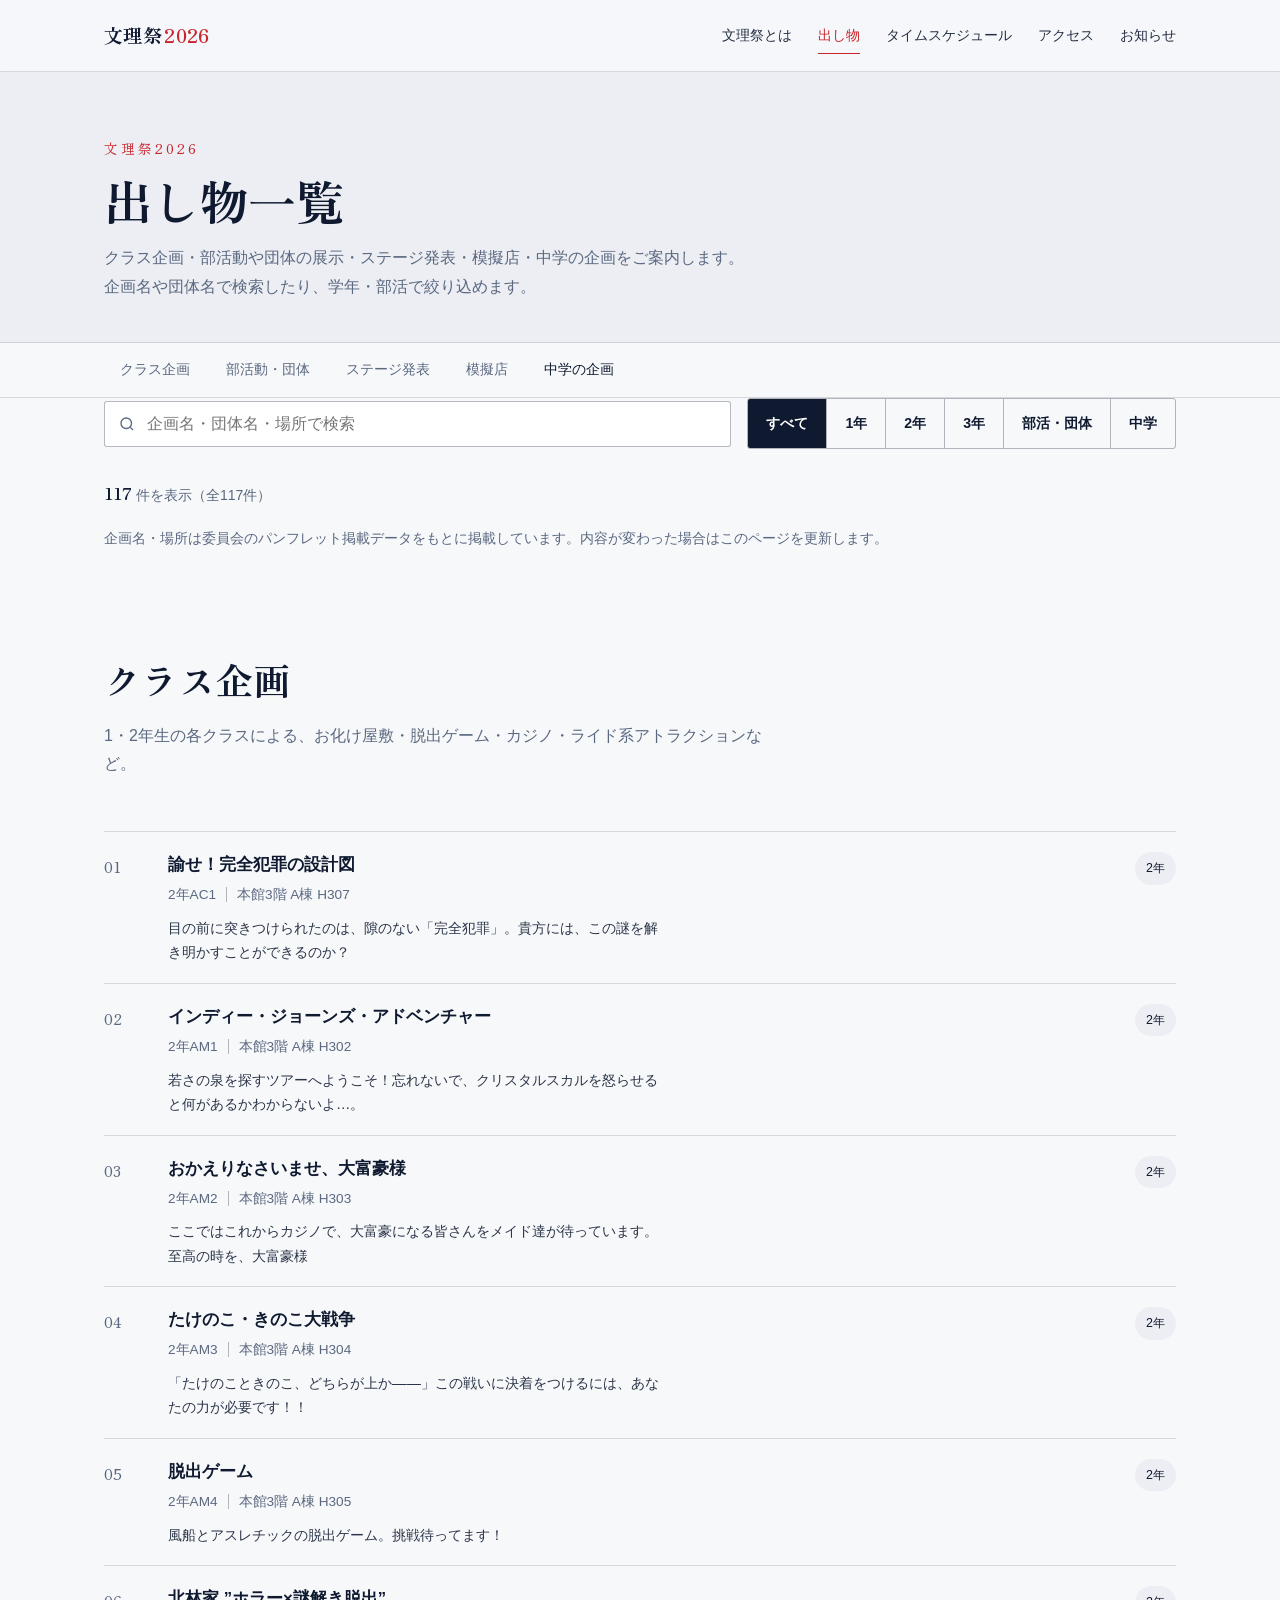
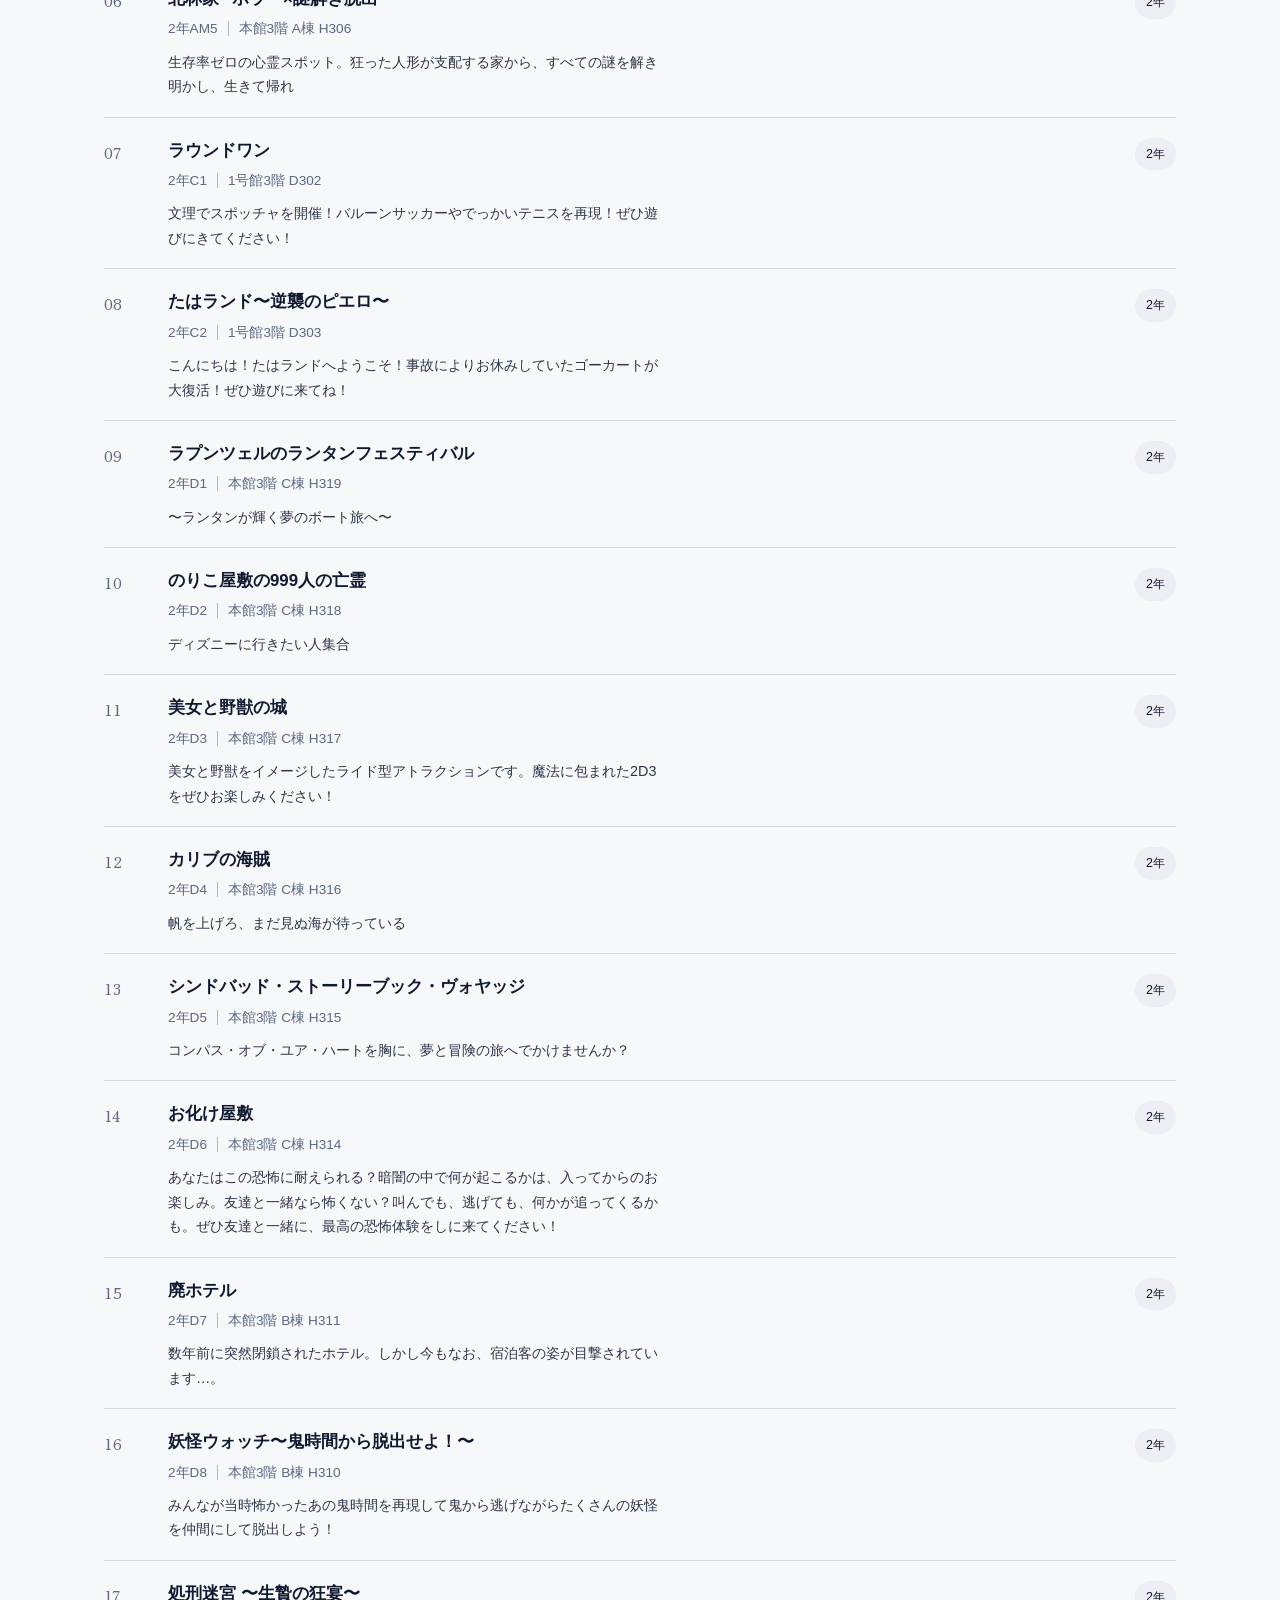
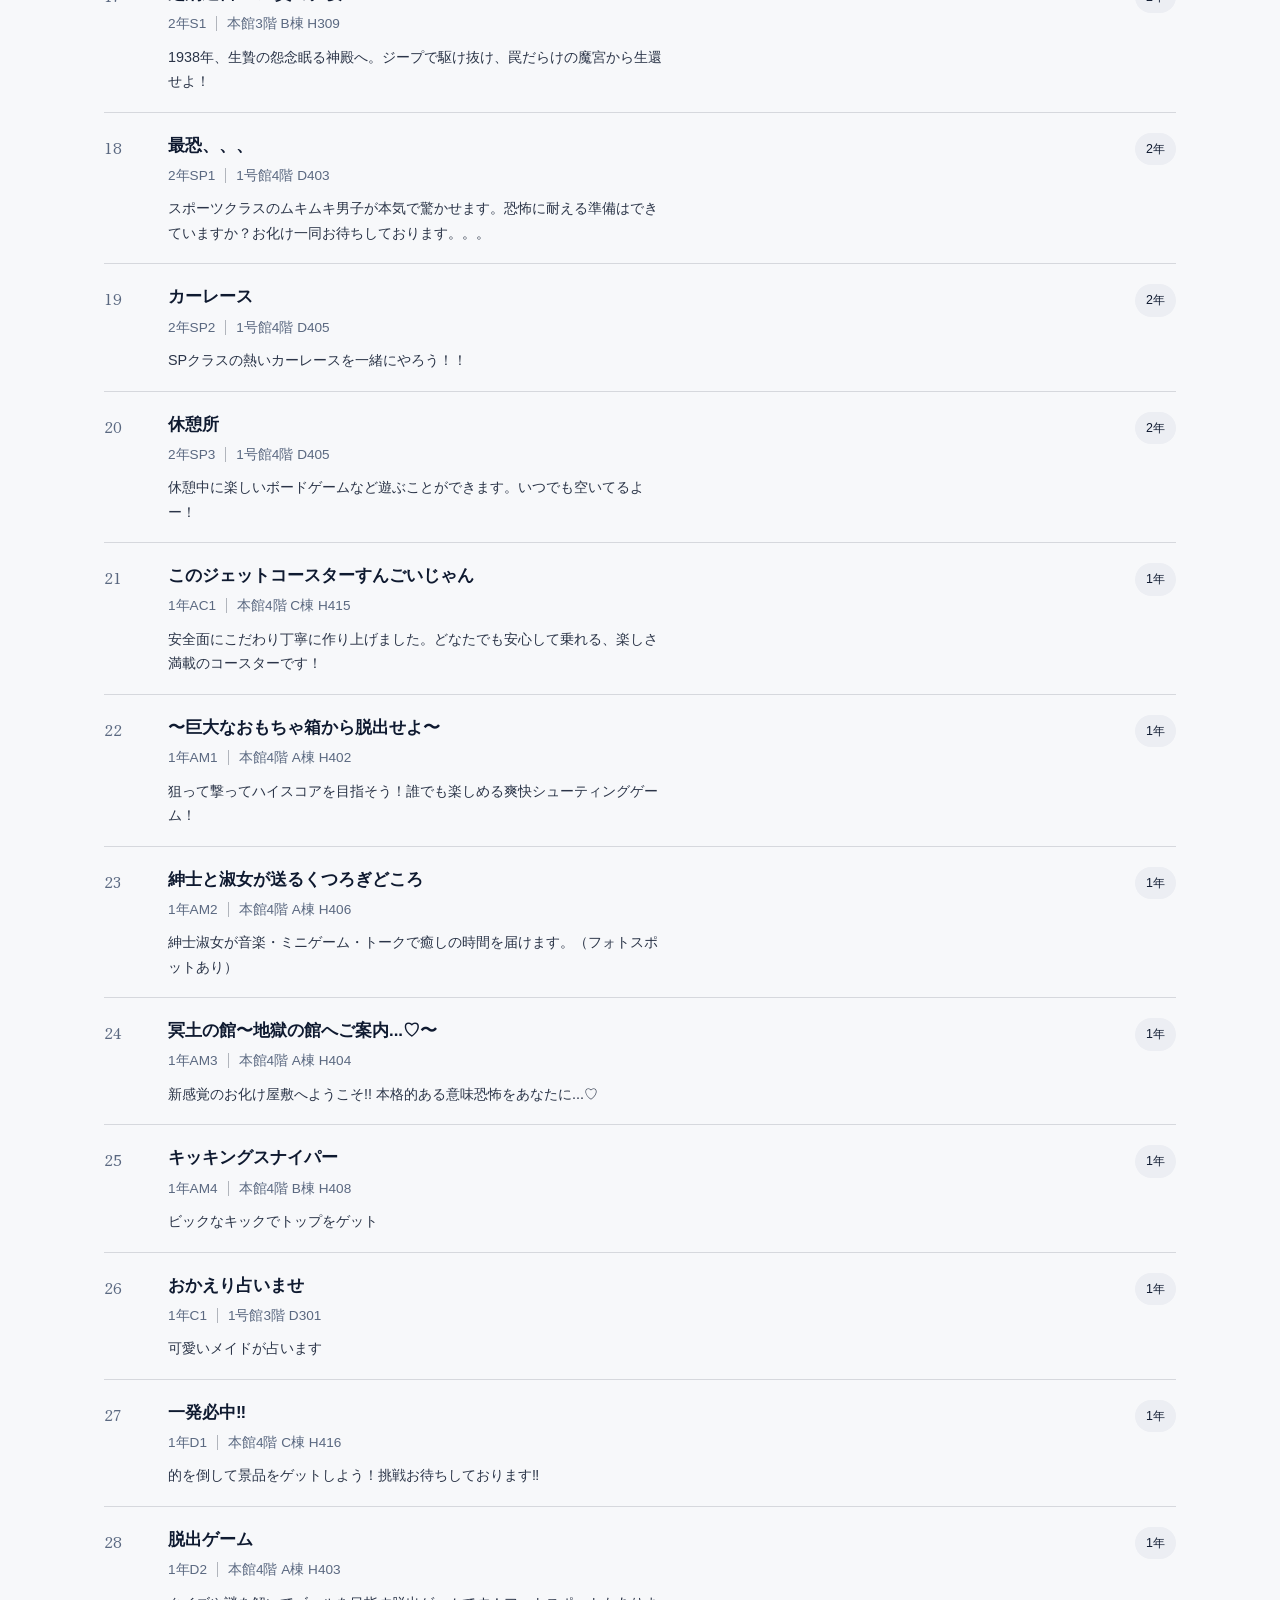
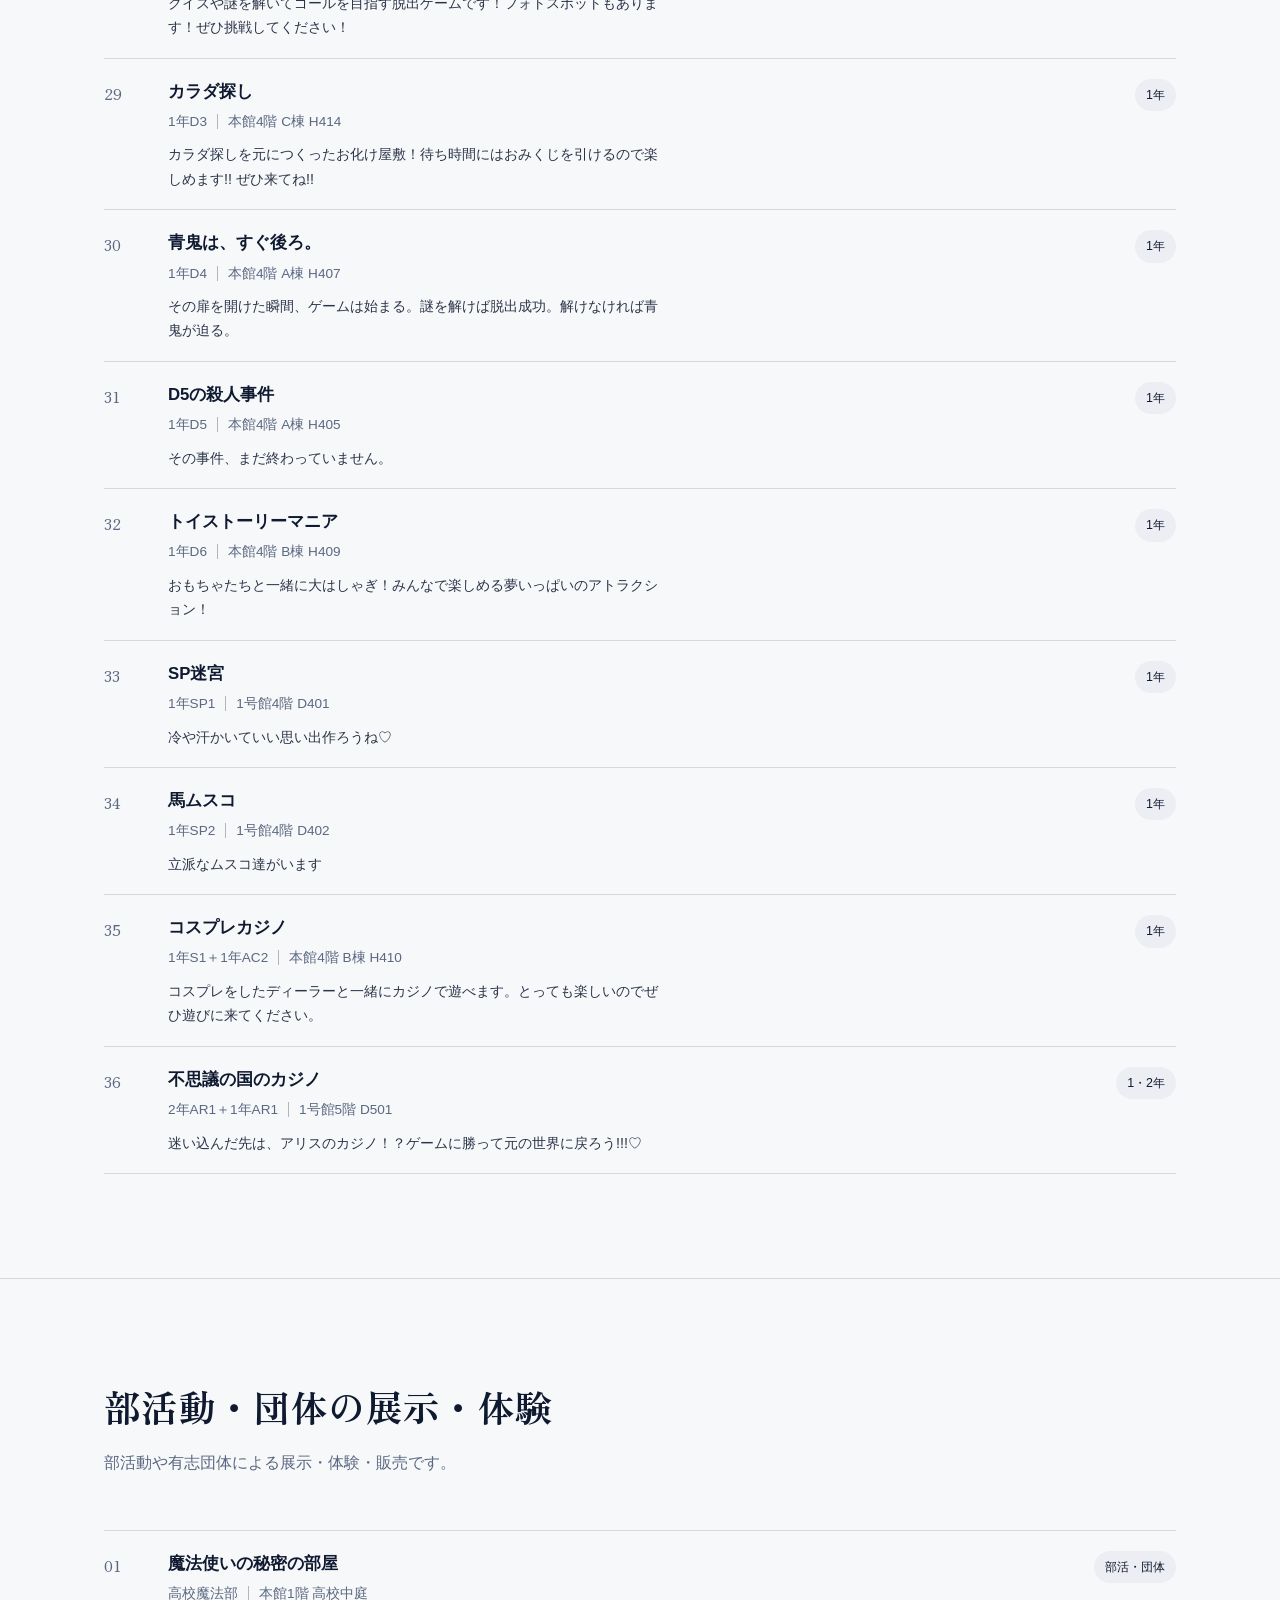
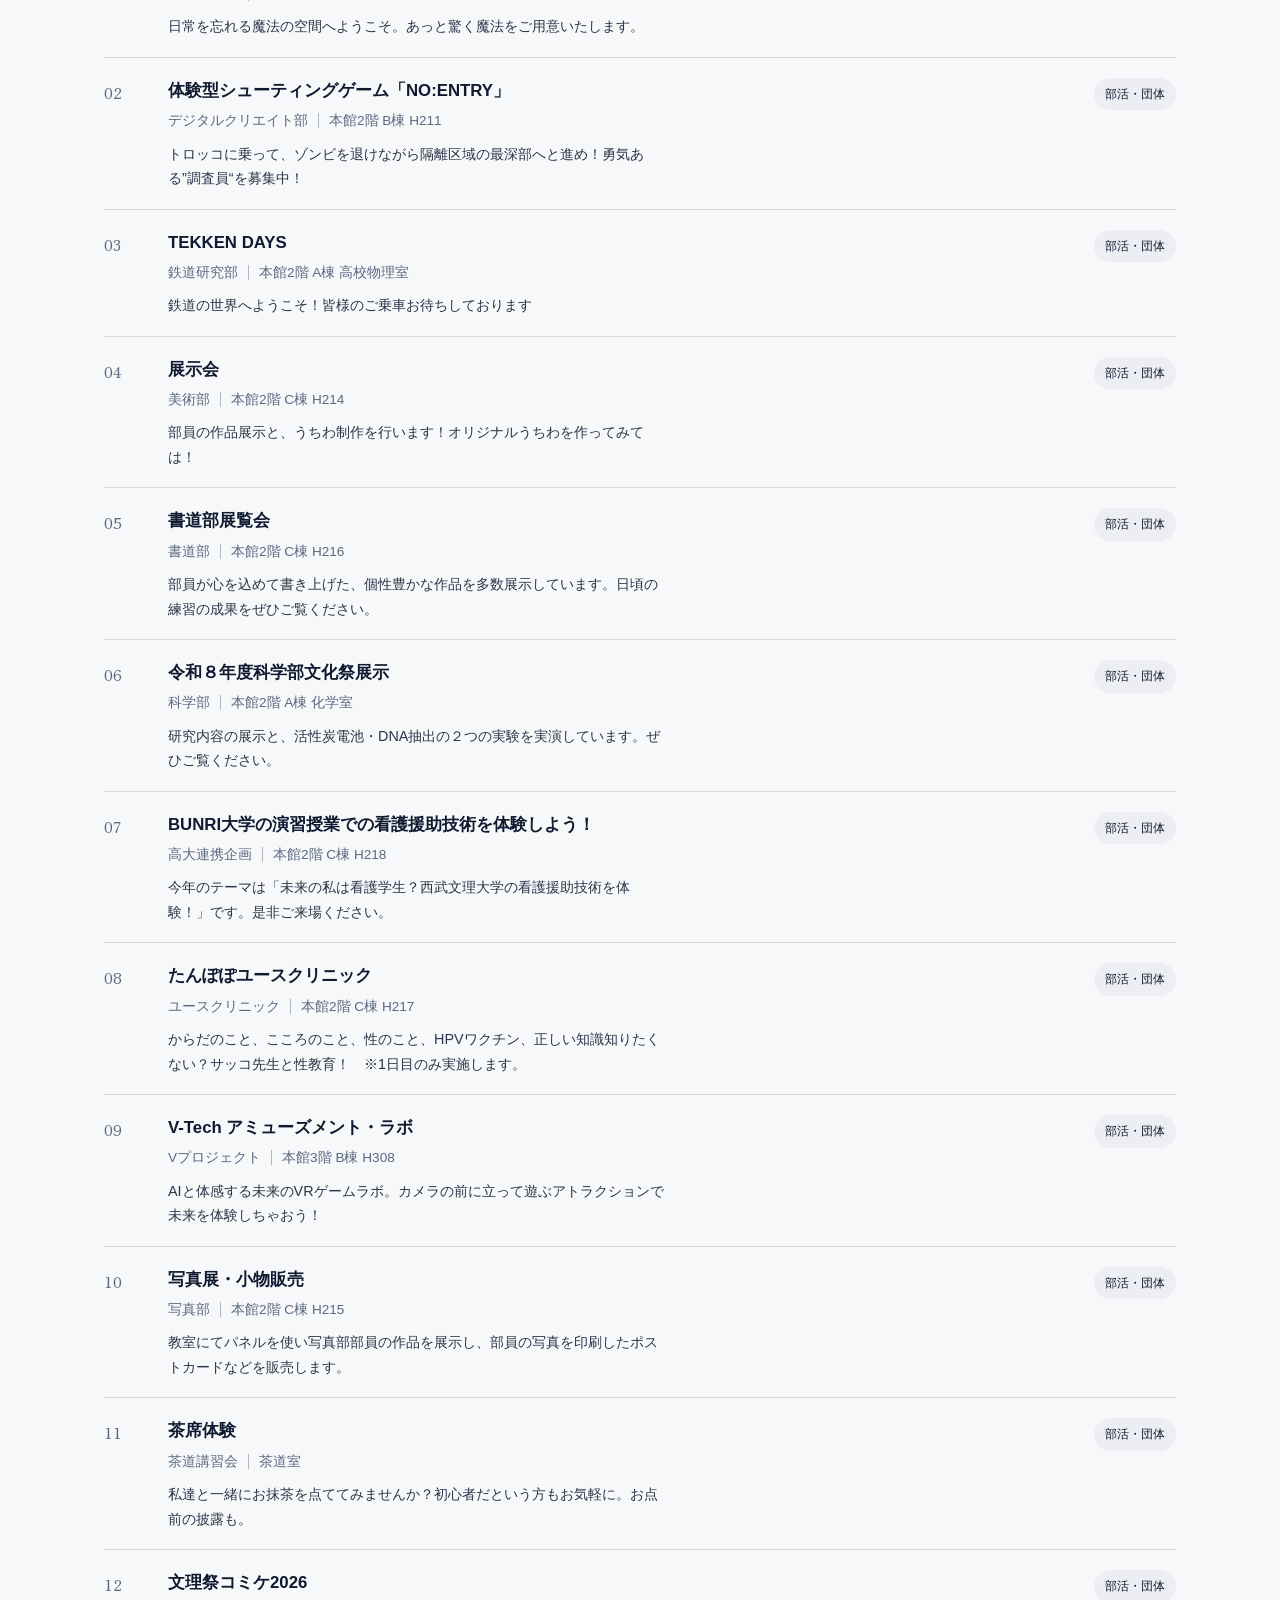
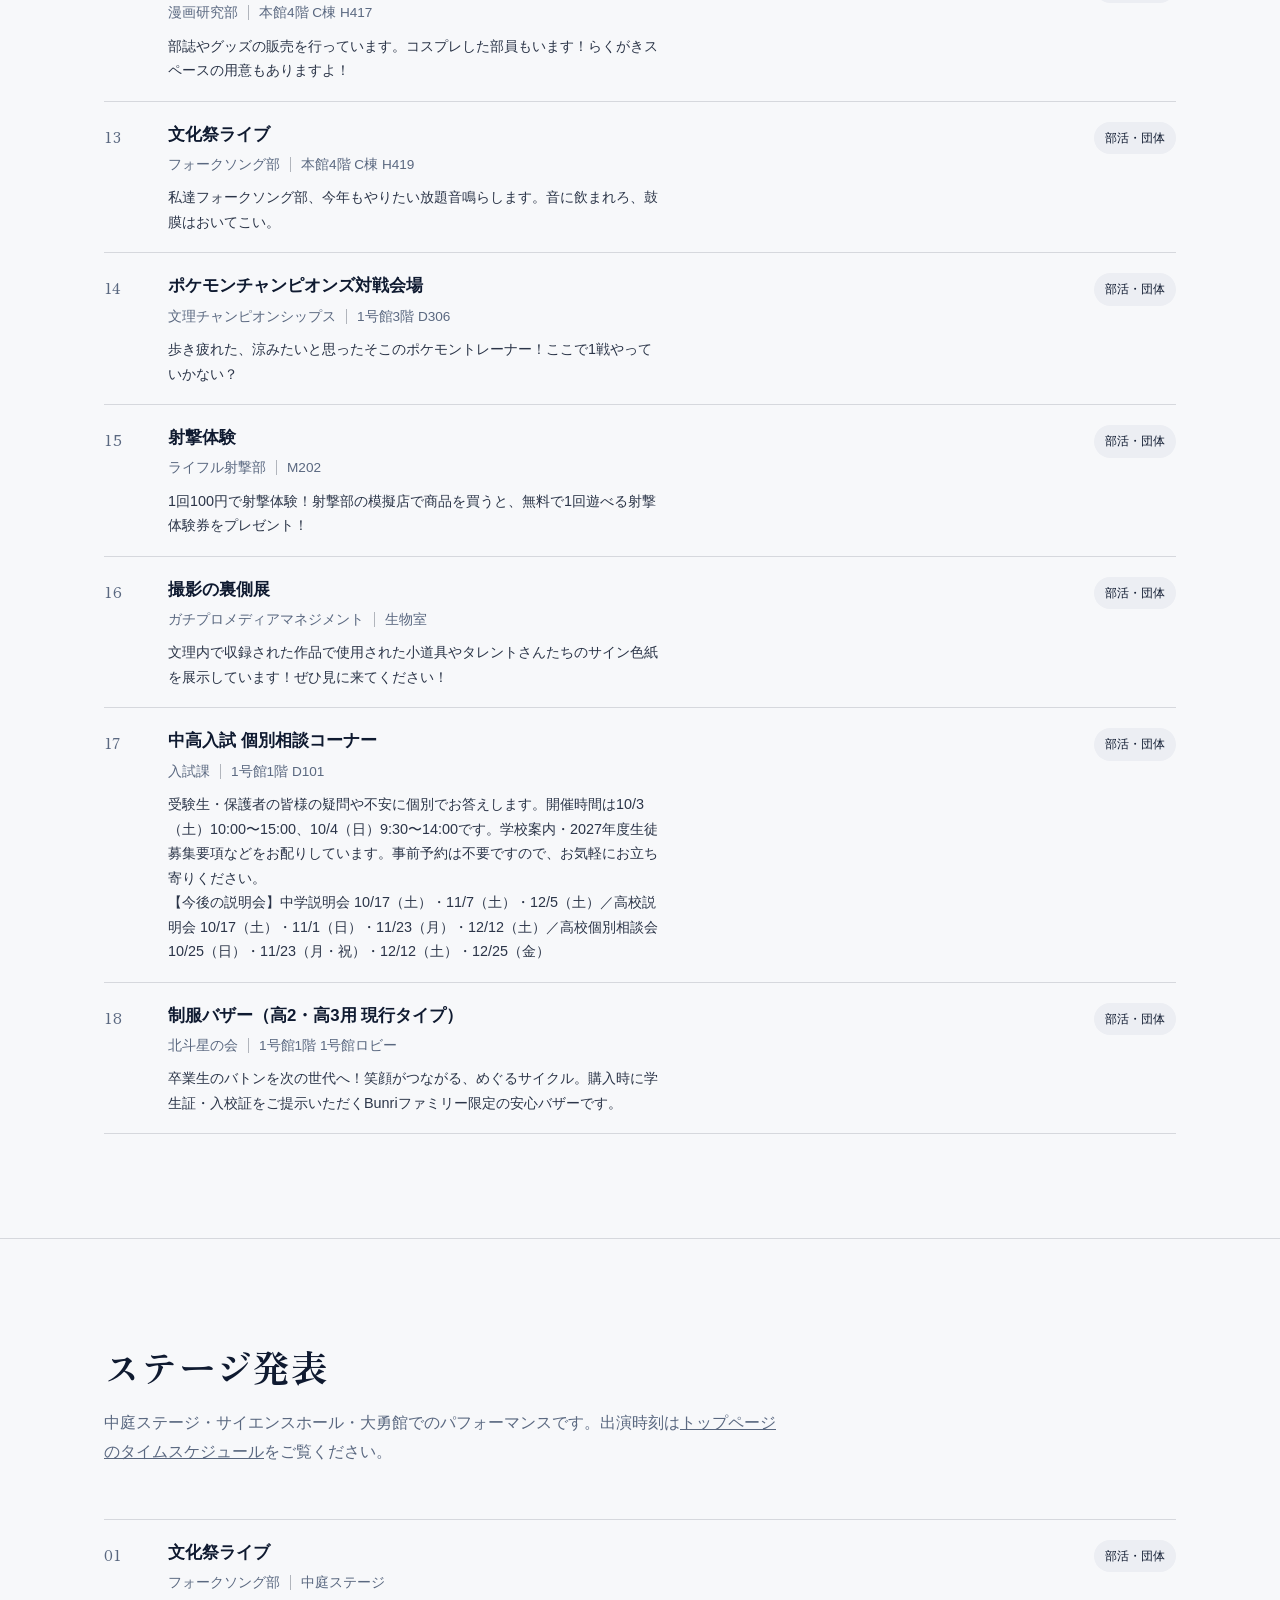
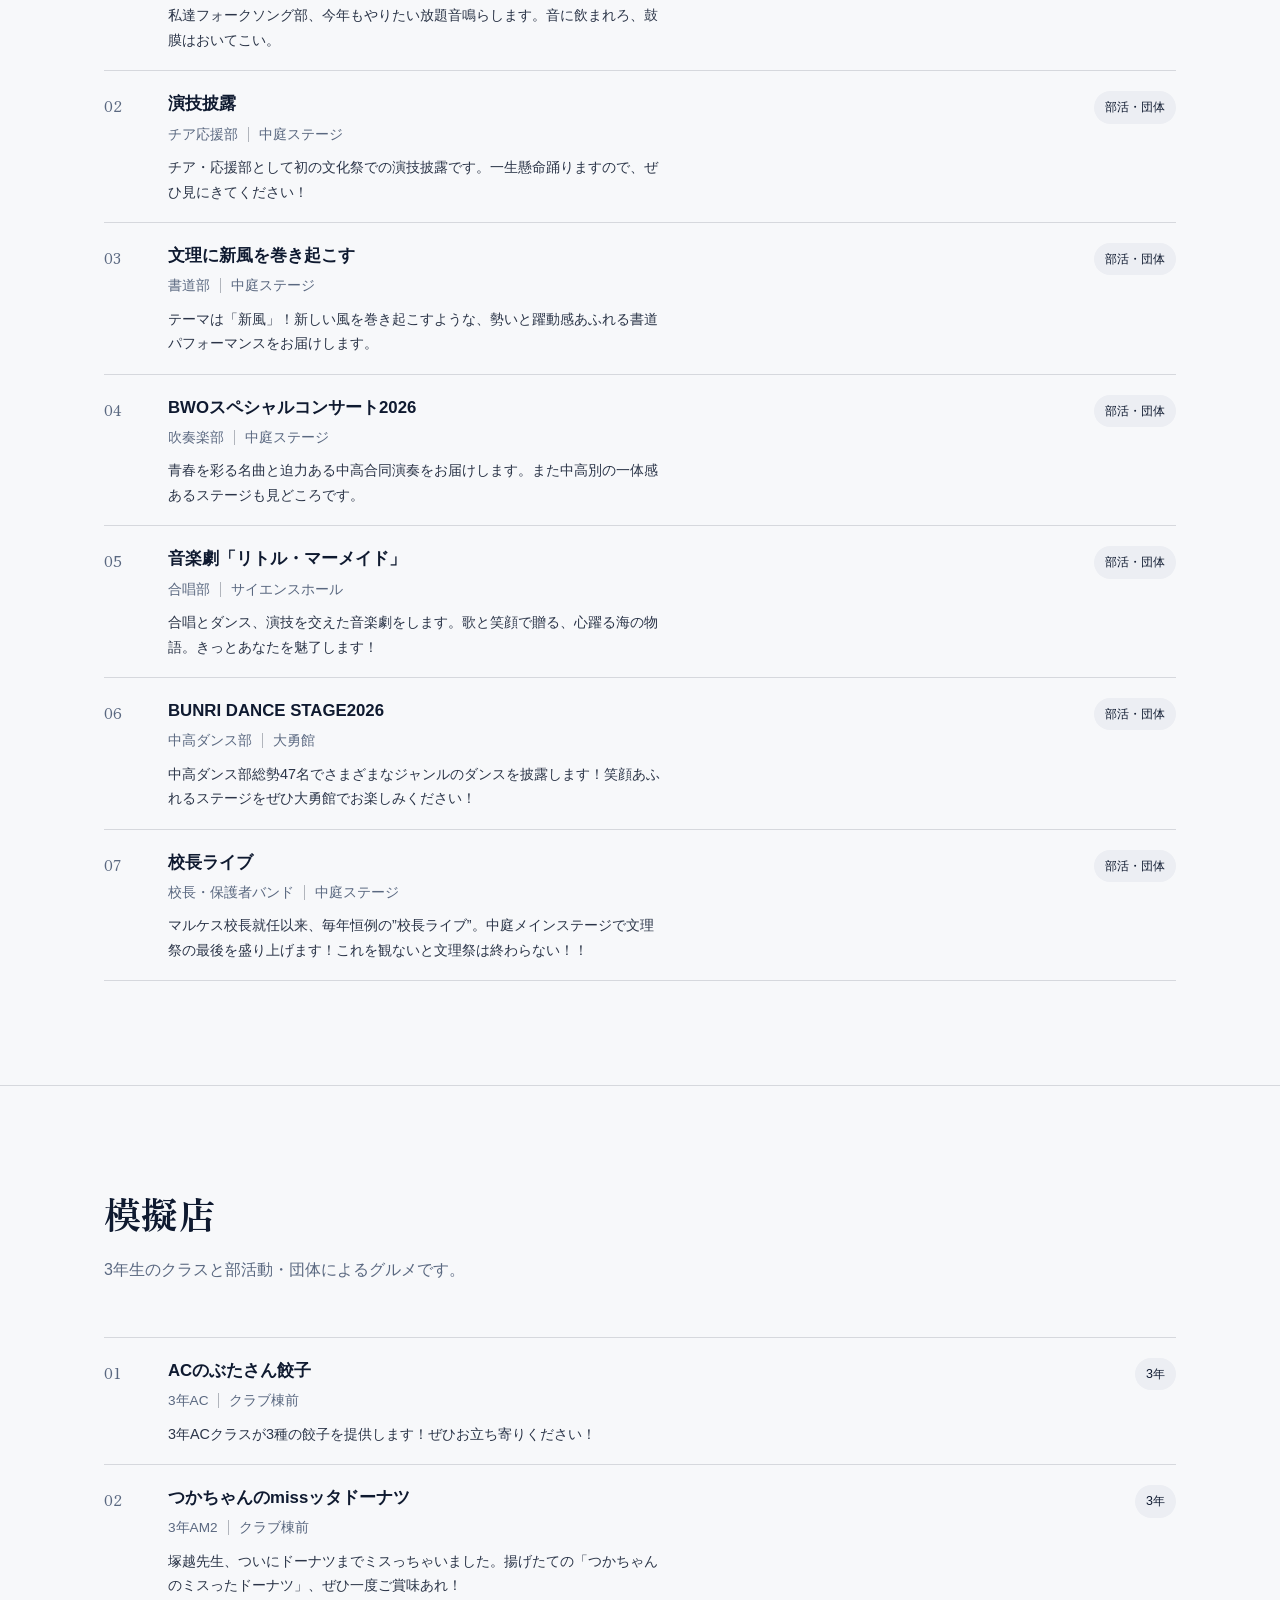
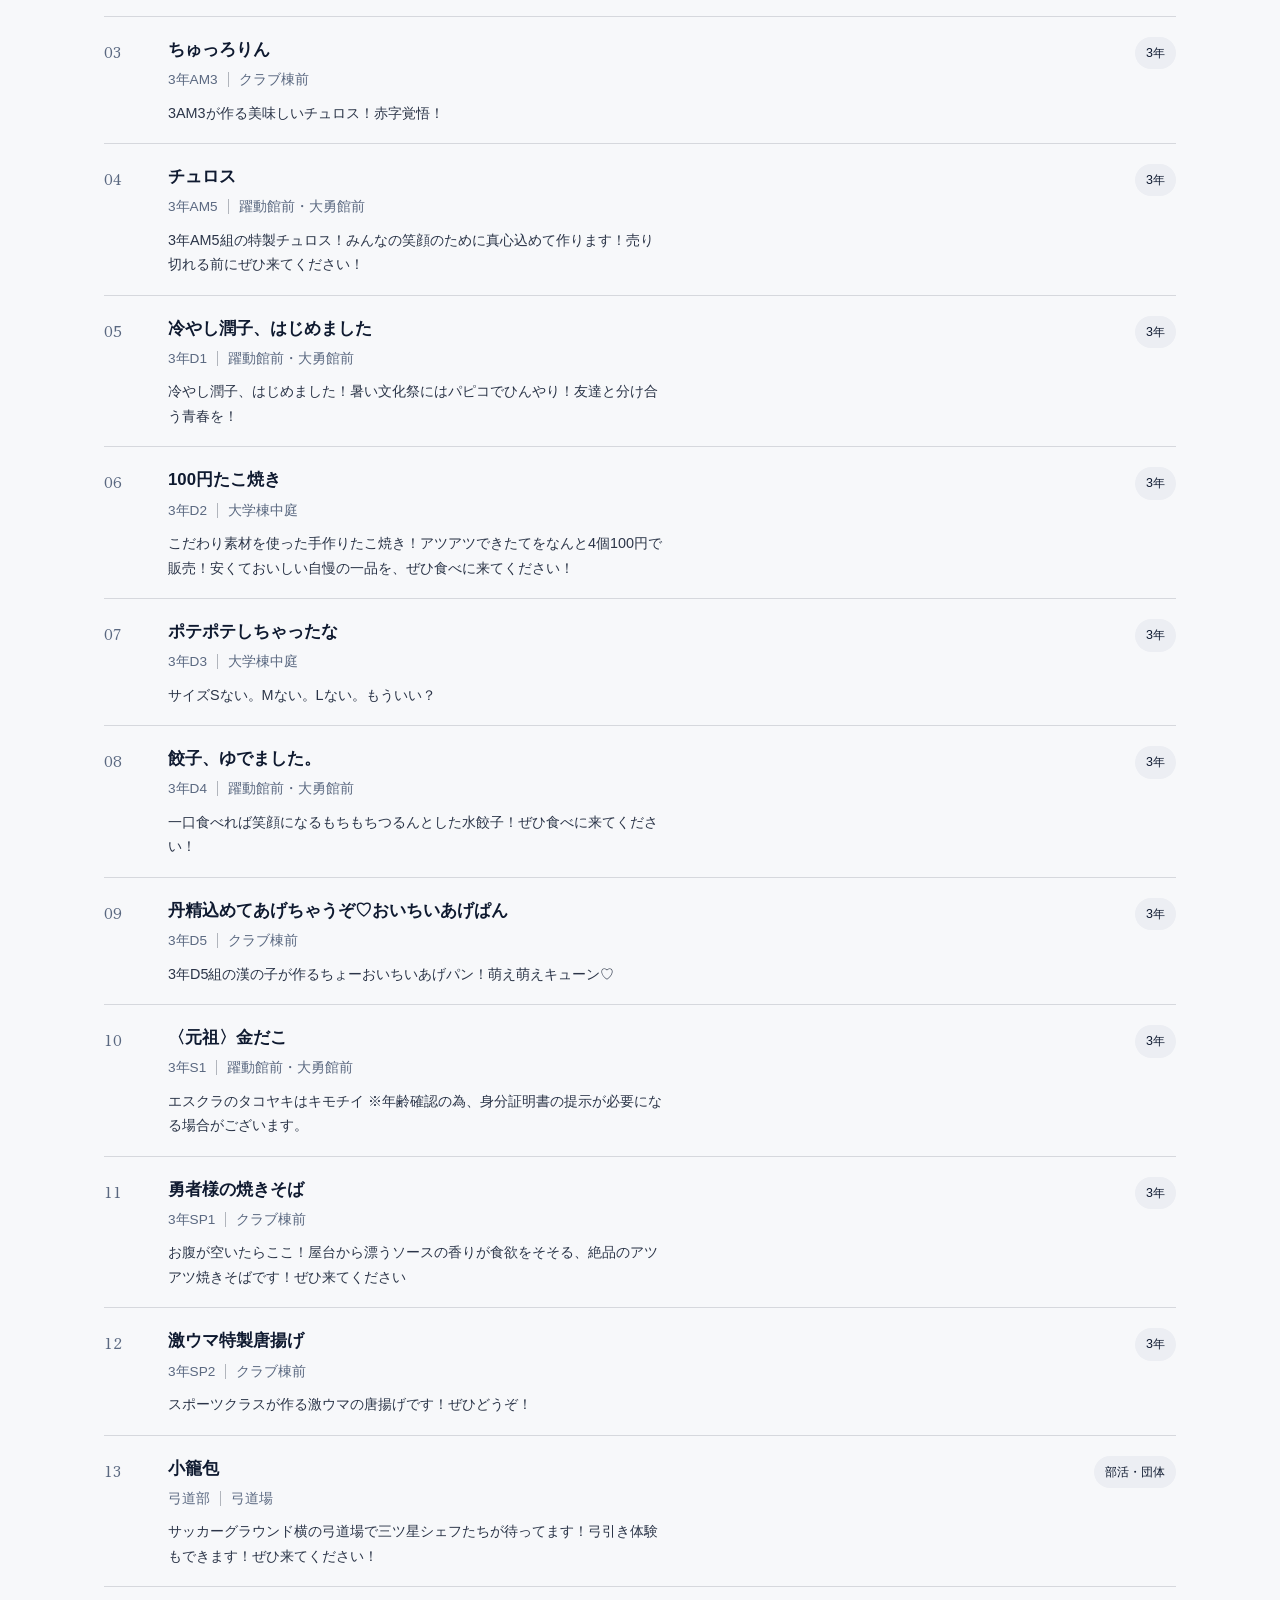
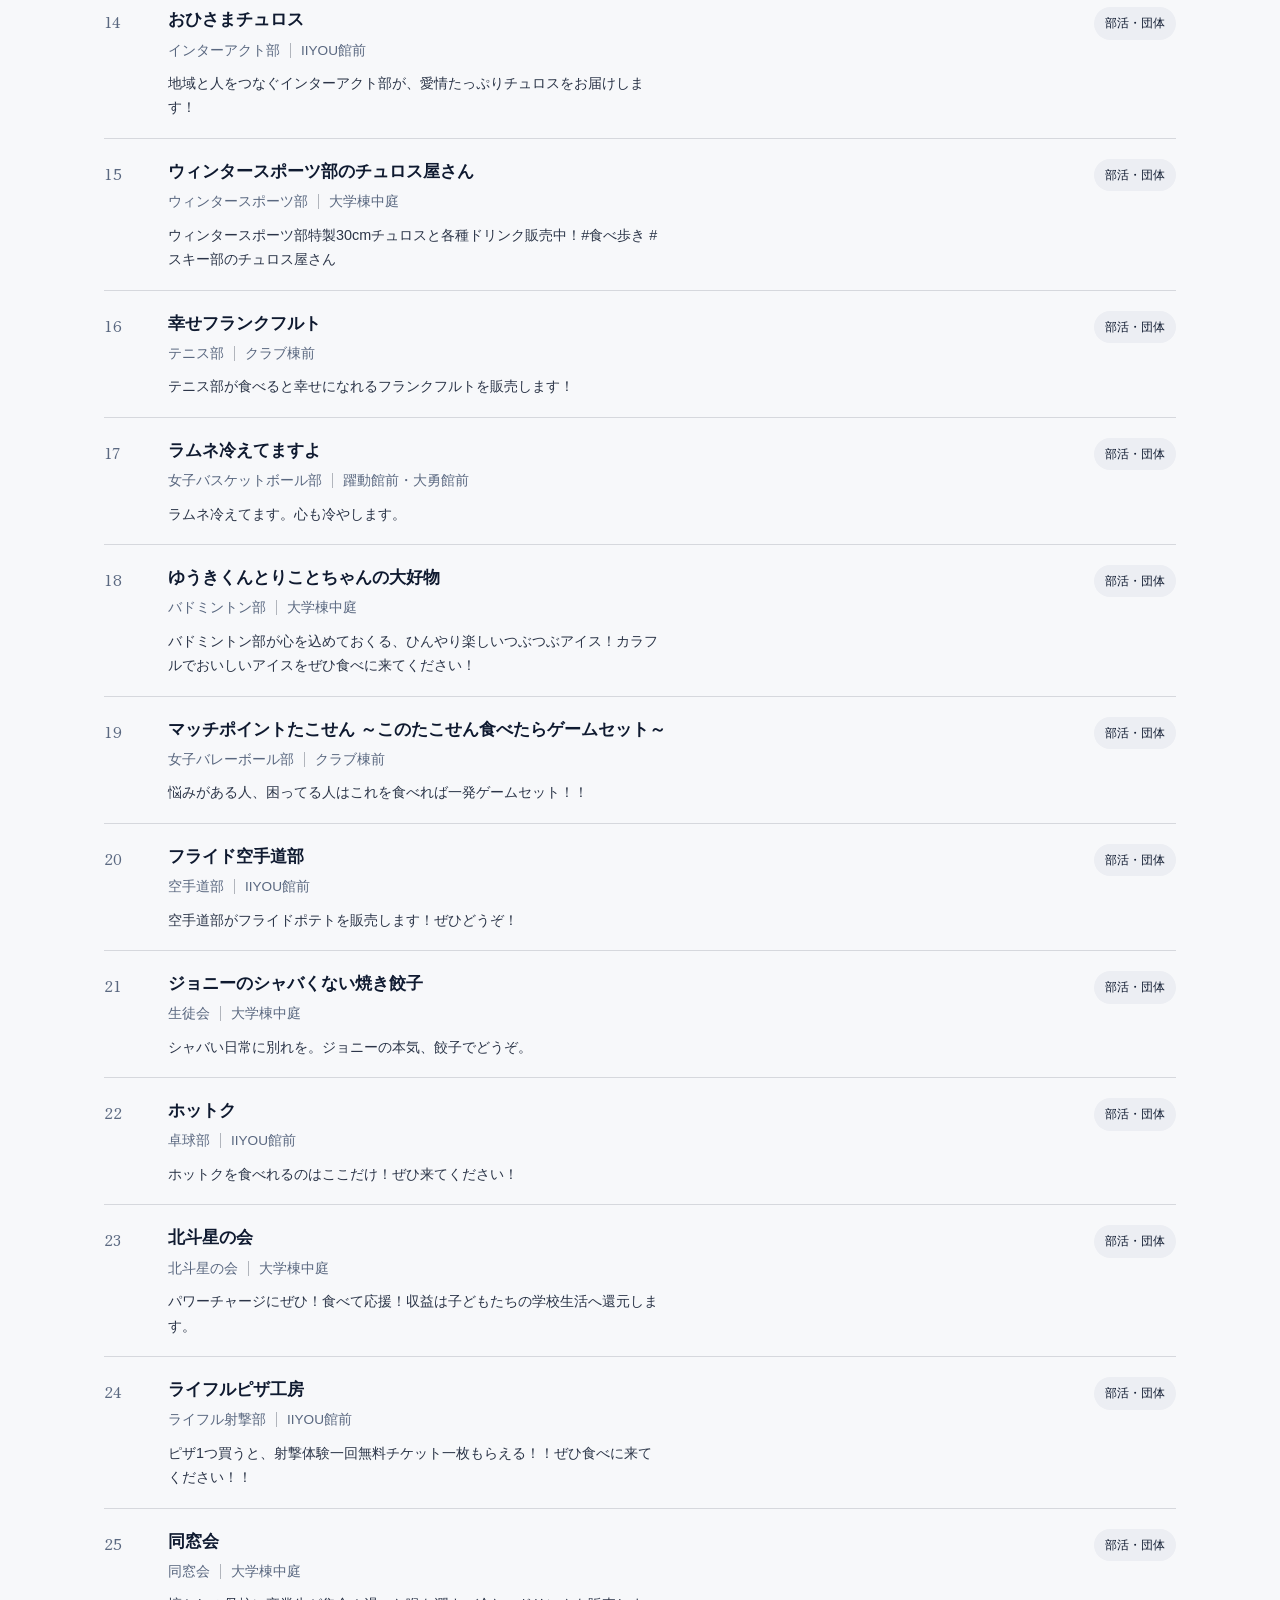
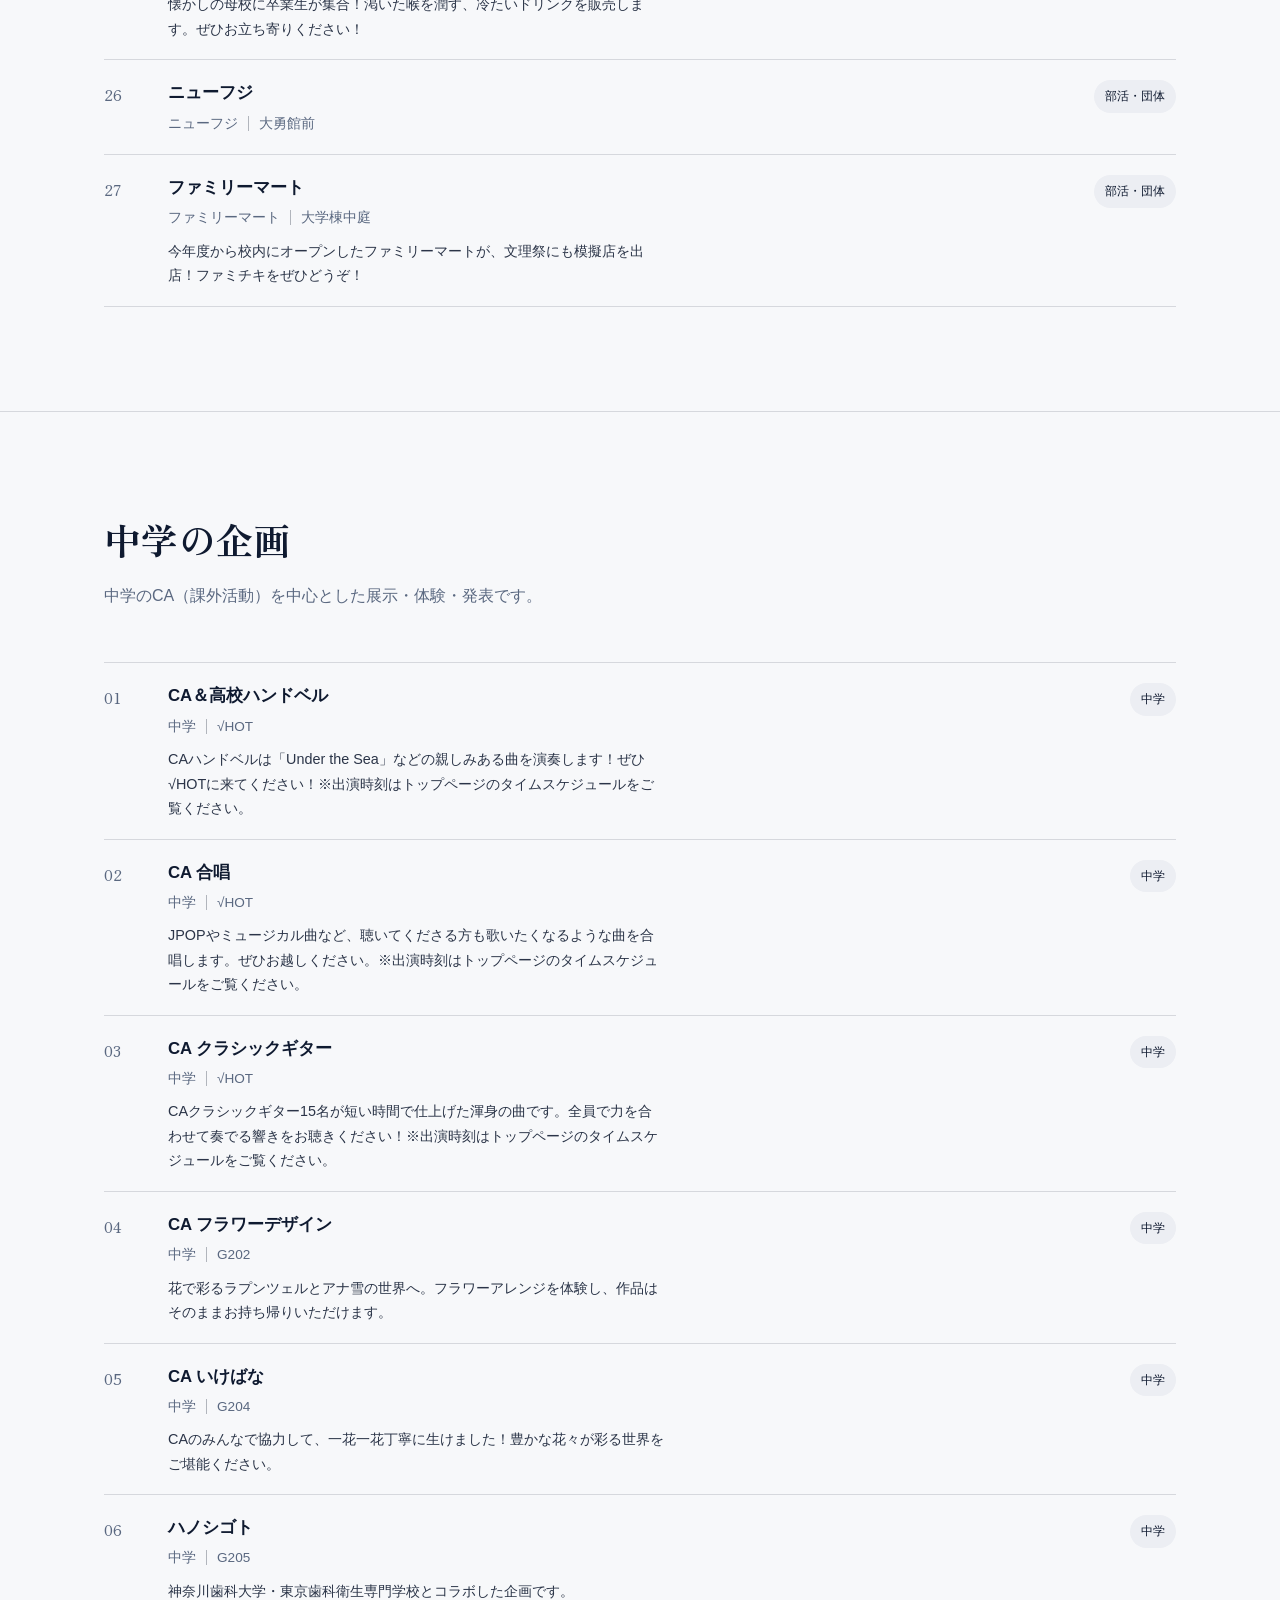
<file: exhibits.html>
<!DOCTYPE html>
<html lang="ja">
<head>
<meta charset="UTF-8">
<meta name="viewport" content="width=device-width, initial-scale=1.0">
<title>出し物一覧 | 文理祭 2026</title>
<meta name="description" content="文理祭2026 出し物一覧。クラス企画・部活動や団体の展示・ステージ発表・模擬店をカテゴリーごとにご案内します。">
<link rel="canonical" href="https://bunrisai2026.github.io/exhibits.html">
<meta property="og:type" content="website">
<meta property="og:locale" content="ja_JP">
<meta property="og:site_name" content="文理祭2026">
<meta property="og:title" content="出し物一覧 | 文理祭 2026">
<meta property="og:description" content="文理祭2026 出し物一覧。クラス企画・部活動や団体の展示・ステージ発表・模擬店をカテゴリーごとにご案内します。">
<meta property="og:url" content="https://bunrisai2026.github.io/exhibits.html">
<meta property="og:image" content="https://bunrisai2026.github.io/images/hero-courtyard.jpg">
<meta name="twitter:card" content="summary_large_image">
<meta name="twitter:title" content="出し物一覧 | 文理祭 2026">
<meta name="twitter:description" content="文理祭2026 出し物一覧。クラス企画・部活動や団体の展示・ステージ発表・模擬店をカテゴリーごとにご案内します。">
<meta name="twitter:image" content="https://bunrisai2026.github.io/images/hero-courtyard.jpg">
<meta name="theme-color" media="(prefers-color-scheme: light)" content="#f7f8fa">
<meta name="theme-color" media="(prefers-color-scheme: dark)" content="#0f1a30">
<link rel="icon" type="image/png" href="images/favicon.png?v=4">
<link rel="preconnect" href="https://fonts.googleapis.com">
<link rel="preconnect" href="https://fonts.gstatic.com" crossorigin>
<link rel="stylesheet" href="https://fonts.googleapis.com/css2?family=Zen+Old+Mincho:wght@400;700;900&display=swap">
<link rel="stylesheet" href="css/style.css?v=22">
</head>
<body>

<a class="skip-link" href="#main-content">本文へ移動</a>

<!-- ================================================================
  編集ガイド
  ・企画を追加するときは、同じカテゴリーの1件分のブロック(li要素)をコピーして
    貼り付け、次を書き換えてください。
      data-name="企画名"  data-group="団体名"  data-grade="1/2/3/club"
      <h3>企画名</h3>  団体名と場所  <p class="exhibit-desc">紹介文</p>  学年チップ
  ・番号は自動で振られ、トップページの件数も自動で集計されます。
  ・企画名が未定のものは「企画名は準備中」と表示しています。
    決まったら h3 と data-name を書き換えてください。
================================================================= -->

<header class="site-header is-scrolled" id="siteHeader">
  <div class="container header-inner">
    <a class="logo" href="index.html#top">文理祭<span>2026</span></a>
    <button class="nav-toggle" id="navToggle" aria-label="メニューを開く" aria-expanded="false" aria-controls="siteNav">
      <span></span><span></span><span></span>
    </button>
    <nav class="site-nav" id="siteNav" aria-label="メインメニュー">
      <a href="index.html#about">文理祭とは</a>
      <a href="exhibits.html" aria-current="page">出し物</a>
      <a href="index.html#schedule">タイムスケジュール</a>
      <a href="index.html#access">アクセス</a>
      <a href="index.html#news">お知らせ</a>
    </nav>
  </div>
</header>

<main id="main-content">

  <section class="page-head">
    <div class="container">
      <span class="section-kicker">文理祭2026</span>
      <h1 class="page-title">出し物一覧</h1>
      <p class="page-lead">クラス企画・部活動や団体の展示・ステージ発表・模擬店・中学の企画をご案内します。企画名や団体名で検索したり、学年・部活で絞り込めます。</p>
    </div>
  </section>

  <nav class="subnav" aria-label="カテゴリー">
    <div class="container subnav-inner">
      <a href="#class-entries">クラス企画</a>
      <a href="#club-entries">部活動・団体</a>
      <a href="#stage-entries">ステージ発表</a>
      <a href="#booth-entries">模擬店</a>
      <a href="#jh-entries">中学の企画</a>
    </div>
  </nav>

  <section class="toolbar-section" aria-label="検索と絞り込み">
    <div class="container">
      <form class="toolbar" id="exhibitToolbar" role="search" aria-label="出し物を検索" onsubmit="return false;">
        <div class="search-box">
          <svg viewBox="0 0 24 24" fill="none" stroke="currentColor" stroke-width="1.8" aria-hidden="true"><circle cx="11" cy="11" r="7"/><path d="M20 20l-3.5-3.5"/></svg>
          <input type="search" id="exhibitSearch" placeholder="企画名・団体名・場所で検索" aria-label="企画名・団体名・場所で検索" autocomplete="off">
        </div>
        <div class="filter-group" role="radiogroup" aria-label="学年・団体で絞り込む">
          <label><input type="radio" name="grade" value="" checked><span>すべて</span></label>
          <label><input type="radio" name="grade" value="1"><span>1年</span></label>
          <label><input type="radio" name="grade" value="2"><span>2年</span></label>
          <label><input type="radio" name="grade" value="3"><span>3年</span></label>
          <label><input type="radio" name="grade" value="club"><span>部活・団体</span></label>
          <label><input type="radio" name="grade" value="jh"><span>中学</span></label>
        </div>
      </form>
      <p class="result-count" id="exhibitCount" aria-live="polite"><strong>117</strong> 件を表示</p>
      <p class="exhibit-empty" id="exhibitEmpty" hidden>条件に合う企画が見つかりませんでした。検索語を変えるか、絞り込みを「すべて」に戻してください。</p>
      <p class="note">企画名・場所は委員会のパンフレット掲載データをもとに掲載しています。内容が変わった場合はこのページを更新します。</p>
    </div>
  </section>

  <section class="section" id="class-entries">
    <div class="container">
      <div class="section-head">
        <h2 class="section-title">クラス企画</h2>
        <p class="section-lead">1・2年生の各クラスによる、お化け屋敷・脱出ゲーム・カジノ・ライド系アトラクションなど。</p>
      </div>
      <ul class="exhibit-list" data-list="class">
        <!-- ▼ここからクラス企画（36件） -->
        <li class="exhibit-row" data-name="諭せ！完全犯罪の設計図" data-group="2年AC1" data-grade="2" data-cat="class">
          <span class="exhibit-index" aria-hidden="true"></span>
          <div class="exhibit-row-main"><h3>諭せ！完全犯罪の設計図</h3><p class="exhibit-row-meta">2年AC1<span class="exhibit-place">本館3階 A棟 H307</span></p><p class="exhibit-desc">目の前に突きつけられたのは、隙のない「完全犯罪」。貴方には、この謎を解き明かすことができるのか？</p></div>
          <span class="chip chip--grade">2年</span>
        </li>
        <li class="exhibit-row" data-name="インディー・ジョーンズ・アドベンチャー" data-group="2年AM1" data-grade="2" data-cat="class">
          <span class="exhibit-index" aria-hidden="true"></span>
          <div class="exhibit-row-main"><h3>インディー・ジョーンズ・アドベンチャー</h3><p class="exhibit-row-meta">2年AM1<span class="exhibit-place">本館3階 A棟 H302</span></p><p class="exhibit-desc">若さの泉を探すツアーへようこそ！忘れないで、クリスタルスカルを怒らせると何があるかわからないよ…。</p></div>
          <span class="chip chip--grade">2年</span>
        </li>
        <li class="exhibit-row" data-name="おかえりなさいませ、大富豪様" data-group="2年AM2" data-grade="2" data-cat="class">
          <span class="exhibit-index" aria-hidden="true"></span>
          <div class="exhibit-row-main"><h3>おかえりなさいませ、大富豪様</h3><p class="exhibit-row-meta">2年AM2<span class="exhibit-place">本館3階 A棟 H303</span></p><p class="exhibit-desc">ここではこれからカジノで、大富豪になる皆さんをメイド達が待っています。至高の時を、大富豪様</p></div>
          <span class="chip chip--grade">2年</span>
        </li>
        <li class="exhibit-row" data-name="たけのこ・きのこ大戦争" data-group="2年AM3" data-grade="2" data-cat="class">
          <span class="exhibit-index" aria-hidden="true"></span>
          <div class="exhibit-row-main"><h3>たけのこ・きのこ大戦争</h3><p class="exhibit-row-meta">2年AM3<span class="exhibit-place">本館3階 A棟 H304</span></p><p class="exhibit-desc">「たけのこときのこ、どちらが上か――」この戦いに決着をつけるには、あなたの力が必要です！！</p></div>
          <span class="chip chip--grade">2年</span>
        </li>
        <li class="exhibit-row" data-name="脱出ゲーム" data-group="2年AM4" data-grade="2" data-cat="class">
          <span class="exhibit-index" aria-hidden="true"></span>
          <div class="exhibit-row-main"><h3>脱出ゲーム</h3><p class="exhibit-row-meta">2年AM4<span class="exhibit-place">本館3階 A棟 H305</span></p><p class="exhibit-desc">風船とアスレチックの脱出ゲーム。挑戦待ってます！</p></div>
          <span class="chip chip--grade">2年</span>
        </li>
        <li class="exhibit-row" data-name="北林家 ”ホラー×謎解き脱出”" data-group="2年AM5" data-grade="2" data-cat="class">
          <span class="exhibit-index" aria-hidden="true"></span>
          <div class="exhibit-row-main"><h3>北林家 ”ホラー×謎解き脱出”</h3><p class="exhibit-row-meta">2年AM5<span class="exhibit-place">本館3階 A棟 H306</span></p><p class="exhibit-desc">生存率ゼロの心霊スポット。狂った人形が支配する家から、すべての謎を解き明かし、生きて帰れ</p></div>
          <span class="chip chip--grade">2年</span>
        </li>
        <li class="exhibit-row" data-name="ラウンドワン" data-group="2年C1" data-grade="2" data-cat="class">
          <span class="exhibit-index" aria-hidden="true"></span>
          <div class="exhibit-row-main"><h3>ラウンドワン</h3><p class="exhibit-row-meta">2年C1<span class="exhibit-place">1号館3階 D302</span></p><p class="exhibit-desc">文理でスポッチャを開催！バルーンサッカーやでっかいテニスを再現！ぜひ遊びにきてください！</p></div>
          <span class="chip chip--grade">2年</span>
        </li>
        <li class="exhibit-row" data-name="たはランド〜逆襲のピエロ〜" data-group="2年C2" data-grade="2" data-cat="class">
          <span class="exhibit-index" aria-hidden="true"></span>
          <div class="exhibit-row-main"><h3>たはランド〜逆襲のピエロ〜</h3><p class="exhibit-row-meta">2年C2<span class="exhibit-place">1号館3階 D303</span></p><p class="exhibit-desc">こんにちは！たはランドへようこそ！事故によりお休みしていたゴーカートが大復活！ぜひ遊びに来てね！</p></div>
          <span class="chip chip--grade">2年</span>
        </li>
        <li class="exhibit-row" data-name="ラプンツェルのランタンフェスティバル" data-group="2年D1" data-grade="2" data-cat="class">
          <span class="exhibit-index" aria-hidden="true"></span>
          <div class="exhibit-row-main"><h3>ラプンツェルのランタンフェスティバル</h3><p class="exhibit-row-meta">2年D1<span class="exhibit-place">本館3階 C棟 H319</span></p><p class="exhibit-desc">〜ランタンが輝く夢のボート旅へ〜</p></div>
          <span class="chip chip--grade">2年</span>
        </li>
        <li class="exhibit-row" data-name="のりこ屋敷の999人の亡霊" data-group="2年D2" data-grade="2" data-cat="class">
          <span class="exhibit-index" aria-hidden="true"></span>
          <div class="exhibit-row-main"><h3>のりこ屋敷の999人の亡霊</h3><p class="exhibit-row-meta">2年D2<span class="exhibit-place">本館3階 C棟 H318</span></p><p class="exhibit-desc">ディズニーに行きたい人集合</p></div>
          <span class="chip chip--grade">2年</span>
        </li>
        <li class="exhibit-row" data-name="美女と野獣の城" data-group="2年D3" data-grade="2" data-cat="class">
          <span class="exhibit-index" aria-hidden="true"></span>
          <div class="exhibit-row-main"><h3>美女と野獣の城</h3><p class="exhibit-row-meta">2年D3<span class="exhibit-place">本館3階 C棟 H317</span></p><p class="exhibit-desc">美女と野獣をイメージしたライド型アトラクションです。魔法に包まれた2D3をぜひお楽しみください！</p></div>
          <span class="chip chip--grade">2年</span>
        </li>
        <li class="exhibit-row" data-name="カリブの海賊" data-group="2年D4" data-grade="2" data-cat="class">
          <span class="exhibit-index" aria-hidden="true"></span>
          <div class="exhibit-row-main"><h3>カリブの海賊</h3><p class="exhibit-row-meta">2年D4<span class="exhibit-place">本館3階 C棟 H316</span></p><p class="exhibit-desc">帆を上げろ、まだ見ぬ海が待っている</p></div>
          <span class="chip chip--grade">2年</span>
        </li>
        <li class="exhibit-row" data-name="シンドバッド・ストーリーブック・ヴォヤッジ" data-group="2年D5" data-grade="2" data-cat="class">
          <span class="exhibit-index" aria-hidden="true"></span>
          <div class="exhibit-row-main"><h3>シンドバッド・ストーリーブック・ヴォヤッジ</h3><p class="exhibit-row-meta">2年D5<span class="exhibit-place">本館3階 C棟 H315</span></p><p class="exhibit-desc">コンパス・オブ・ユア・ハートを胸に、夢と冒険の旅へでかけませんか？</p></div>
          <span class="chip chip--grade">2年</span>
        </li>
        <li class="exhibit-row" data-name="お化け屋敷" data-group="2年D6" data-grade="2" data-cat="class">
          <span class="exhibit-index" aria-hidden="true"></span>
          <div class="exhibit-row-main"><h3>お化け屋敷</h3><p class="exhibit-row-meta">2年D6<span class="exhibit-place">本館3階 C棟 H314</span></p><p class="exhibit-desc">あなたはこの恐怖に耐えられる？暗闇の中で何が起こるかは、入ってからのお楽しみ。友達と一緒なら怖くない？叫んでも、逃げても、何かが追ってくるかも。ぜひ友達と一緒に、最高の恐怖体験をしに来てください！</p></div>
          <span class="chip chip--grade">2年</span>
        </li>
        <li class="exhibit-row" data-name="廃ホテル" data-group="2年D7" data-grade="2" data-cat="class">
          <span class="exhibit-index" aria-hidden="true"></span>
          <div class="exhibit-row-main"><h3>廃ホテル</h3><p class="exhibit-row-meta">2年D7<span class="exhibit-place">本館3階 B棟 H311</span></p><p class="exhibit-desc">数年前に突然閉鎖されたホテル。しかし今もなお、宿泊客の姿が目撃されています…。</p></div>
          <span class="chip chip--grade">2年</span>
        </li>
        <li class="exhibit-row" data-name="妖怪ウォッチ〜鬼時間から脱出せよ！〜" data-group="2年D8" data-grade="2" data-cat="class">
          <span class="exhibit-index" aria-hidden="true"></span>
          <div class="exhibit-row-main"><h3>妖怪ウォッチ〜鬼時間から脱出せよ！〜</h3><p class="exhibit-row-meta">2年D8<span class="exhibit-place">本館3階 B棟 H310</span></p><p class="exhibit-desc">みんなが当時怖かったあの鬼時間を再現して鬼から逃げながらたくさんの妖怪を仲間にして脱出しよう！</p></div>
          <span class="chip chip--grade">2年</span>
        </li>
        <li class="exhibit-row" data-name="処刑迷宮 〜生贄の狂宴〜" data-group="2年S1" data-grade="2" data-cat="class">
          <span class="exhibit-index" aria-hidden="true"></span>
          <div class="exhibit-row-main"><h3>処刑迷宮 〜生贄の狂宴〜</h3><p class="exhibit-row-meta">2年S1<span class="exhibit-place">本館3階 B棟 H309</span></p><p class="exhibit-desc">1938年、生贄の怨念眠る神殿へ。ジープで駆け抜け、罠だらけの魔宮から生還せよ！</p></div>
          <span class="chip chip--grade">2年</span>
        </li>
        <li class="exhibit-row" data-name="最恐、、、" data-group="2年SP1" data-grade="2" data-cat="class">
          <span class="exhibit-index" aria-hidden="true"></span>
          <div class="exhibit-row-main"><h3>最恐、、、</h3><p class="exhibit-row-meta">2年SP1<span class="exhibit-place">1号館4階 D403</span></p><p class="exhibit-desc">スポーツクラスのムキムキ男子が本気で驚かせます。恐怖に耐える準備はできていますか？お化け一同お待ちしております。。。</p></div>
          <span class="chip chip--grade">2年</span>
        </li>
        <li class="exhibit-row" data-name="カーレース" data-group="2年SP2" data-grade="2" data-cat="class">
          <span class="exhibit-index" aria-hidden="true"></span>
          <div class="exhibit-row-main"><h3>カーレース</h3><p class="exhibit-row-meta">2年SP2<span class="exhibit-place">1号館4階 D405</span></p><p class="exhibit-desc">SPクラスの熱いカーレースを一緒にやろう！！</p></div>
          <span class="chip chip--grade">2年</span>
        </li>
        <li class="exhibit-row" data-name="休憩所" data-group="2年SP3" data-grade="2" data-cat="class">
          <span class="exhibit-index" aria-hidden="true"></span>
          <div class="exhibit-row-main"><h3>休憩所</h3><p class="exhibit-row-meta">2年SP3<span class="exhibit-place">1号館4階 D405</span></p><p class="exhibit-desc">休憩中に楽しいボードゲームなど遊ぶことができます。いつでも空いてるよー！</p></div>
          <span class="chip chip--grade">2年</span>
        </li>
        <li class="exhibit-row" data-name="このジェットコースターすんごいじゃん" data-group="1年AC1" data-grade="1" data-cat="class">
          <span class="exhibit-index" aria-hidden="true"></span>
          <div class="exhibit-row-main"><h3>このジェットコースターすんごいじゃん</h3><p class="exhibit-row-meta">1年AC1<span class="exhibit-place">本館4階 C棟 H415</span></p><p class="exhibit-desc">安全面にこだわり丁寧に作り上げました。どなたでも安心して乗れる、楽しさ満載のコースターです！</p></div>
          <span class="chip chip--grade">1年</span>
        </li>
        <li class="exhibit-row" data-name="〜巨大なおもちゃ箱から脱出せよ〜" data-group="1年AM1" data-grade="1" data-cat="class">
          <span class="exhibit-index" aria-hidden="true"></span>
          <div class="exhibit-row-main"><h3>〜巨大なおもちゃ箱から脱出せよ〜</h3><p class="exhibit-row-meta">1年AM1<span class="exhibit-place">本館4階 A棟 H402</span></p><p class="exhibit-desc">狙って撃ってハイスコアを目指そう！誰でも楽しめる爽快シューティングゲーム！</p></div>
          <span class="chip chip--grade">1年</span>
        </li>
        <li class="exhibit-row" data-name="紳士と淑女が送るくつろぎどころ" data-group="1年AM2" data-grade="1" data-cat="class">
          <span class="exhibit-index" aria-hidden="true"></span>
          <div class="exhibit-row-main"><h3>紳士と淑女が送るくつろぎどころ</h3><p class="exhibit-row-meta">1年AM2<span class="exhibit-place">本館4階 A棟 H406</span></p><p class="exhibit-desc">紳士淑女が音楽・ミニゲーム・トークで癒しの時間を届けます。（フォトスポットあり）</p></div>
          <span class="chip chip--grade">1年</span>
        </li>
        <li class="exhibit-row" data-name="冥土の館〜地獄の館へご案内...♡〜" data-group="1年AM3" data-grade="1" data-cat="class">
          <span class="exhibit-index" aria-hidden="true"></span>
          <div class="exhibit-row-main"><h3>冥土の館〜地獄の館へご案内...♡〜</h3><p class="exhibit-row-meta">1年AM3<span class="exhibit-place">本館4階 A棟 H404</span></p><p class="exhibit-desc">新感覚のお化け屋敷へようこそ!! 本格的ある意味恐怖をあなたに...♡</p></div>
          <span class="chip chip--grade">1年</span>
        </li>
        <li class="exhibit-row" data-name="キッキングスナイパー" data-group="1年AM4" data-grade="1" data-cat="class">
          <span class="exhibit-index" aria-hidden="true"></span>
          <div class="exhibit-row-main"><h3>キッキングスナイパー</h3><p class="exhibit-row-meta">1年AM4<span class="exhibit-place">本館4階 B棟 H408</span></p><p class="exhibit-desc">ビックなキックでトップをゲット</p></div>
          <span class="chip chip--grade">1年</span>
        </li>
        <li class="exhibit-row" data-name="おかえり占いませ" data-group="1年C1" data-grade="1" data-cat="class">
          <span class="exhibit-index" aria-hidden="true"></span>
          <div class="exhibit-row-main"><h3>おかえり占いませ</h3><p class="exhibit-row-meta">1年C1<span class="exhibit-place">1号館3階 D301</span></p><p class="exhibit-desc">可愛いメイドが占います</p></div>
          <span class="chip chip--grade">1年</span>
        </li>
        <li class="exhibit-row" data-name="一発必中‼" data-group="1年D1" data-grade="1" data-cat="class">
          <span class="exhibit-index" aria-hidden="true"></span>
          <div class="exhibit-row-main"><h3>一発必中‼</h3><p class="exhibit-row-meta">1年D1<span class="exhibit-place">本館4階 C棟 H416</span></p><p class="exhibit-desc">的を倒して景品をゲットしよう！挑戦お待ちしております‼</p></div>
          <span class="chip chip--grade">1年</span>
        </li>
        <li class="exhibit-row" data-name="脱出ゲーム" data-group="1年D2" data-grade="1" data-cat="class">
          <span class="exhibit-index" aria-hidden="true"></span>
          <div class="exhibit-row-main"><h3>脱出ゲーム</h3><p class="exhibit-row-meta">1年D2<span class="exhibit-place">本館4階 A棟 H403</span></p><p class="exhibit-desc">クイズや謎を解いてゴールを目指す脱出ゲームです！フォトスポットもあります！ぜひ挑戦してください！</p></div>
          <span class="chip chip--grade">1年</span>
        </li>
        <li class="exhibit-row" data-name="カラダ探し" data-group="1年D3" data-grade="1" data-cat="class">
          <span class="exhibit-index" aria-hidden="true"></span>
          <div class="exhibit-row-main"><h3>カラダ探し</h3><p class="exhibit-row-meta">1年D3<span class="exhibit-place">本館4階 C棟 H414</span></p><p class="exhibit-desc">カラダ探しを元につくったお化け屋敷！待ち時間にはおみくじを引けるので楽しめます!! ぜひ来てね!!</p></div>
          <span class="chip chip--grade">1年</span>
        </li>
        <li class="exhibit-row" data-name="青鬼は、すぐ後ろ。" data-group="1年D4" data-grade="1" data-cat="class">
          <span class="exhibit-index" aria-hidden="true"></span>
          <div class="exhibit-row-main"><h3>青鬼は、すぐ後ろ。</h3><p class="exhibit-row-meta">1年D4<span class="exhibit-place">本館4階 A棟 H407</span></p><p class="exhibit-desc">その扉を開けた瞬間、ゲームは始まる。謎を解けば脱出成功。解けなければ青鬼が迫る。</p></div>
          <span class="chip chip--grade">1年</span>
        </li>
        <li class="exhibit-row" data-name="D5の殺人事件" data-group="1年D5" data-grade="1" data-cat="class">
          <span class="exhibit-index" aria-hidden="true"></span>
          <div class="exhibit-row-main"><h3>D5の殺人事件</h3><p class="exhibit-row-meta">1年D5<span class="exhibit-place">本館4階 A棟 H405</span></p><p class="exhibit-desc">その事件、まだ終わっていません。</p></div>
          <span class="chip chip--grade">1年</span>
        </li>
        <li class="exhibit-row" data-name="トイストーリーマニア" data-group="1年D6" data-grade="1" data-cat="class">
          <span class="exhibit-index" aria-hidden="true"></span>
          <div class="exhibit-row-main"><h3>トイストーリーマニア</h3><p class="exhibit-row-meta">1年D6<span class="exhibit-place">本館4階 B棟 H409</span></p><p class="exhibit-desc">おもちゃたちと一緒に大はしゃぎ！みんなで楽しめる夢いっぱいのアトラクション！</p></div>
          <span class="chip chip--grade">1年</span>
        </li>
        <li class="exhibit-row" data-name="SP迷宮" data-group="1年SP1" data-grade="1" data-cat="class">
          <span class="exhibit-index" aria-hidden="true"></span>
          <div class="exhibit-row-main"><h3>SP迷宮</h3><p class="exhibit-row-meta">1年SP1<span class="exhibit-place">1号館4階 D401</span></p><p class="exhibit-desc">冷や汗かいていい思い出作ろうね♡</p></div>
          <span class="chip chip--grade">1年</span>
        </li>
        <li class="exhibit-row" data-name="馬ムスコ" data-group="1年SP2" data-grade="1" data-cat="class">
          <span class="exhibit-index" aria-hidden="true"></span>
          <div class="exhibit-row-main"><h3>馬ムスコ</h3><p class="exhibit-row-meta">1年SP2<span class="exhibit-place">1号館4階 D402</span></p><p class="exhibit-desc">立派なムスコ達がいます</p></div>
          <span class="chip chip--grade">1年</span>
        </li>
        <li class="exhibit-row" data-name="コスプレカジノ" data-group="1年S1＋1年AC2" data-grade="1" data-cat="class">
          <span class="exhibit-index" aria-hidden="true"></span>
          <div class="exhibit-row-main"><h3>コスプレカジノ</h3><p class="exhibit-row-meta">1年S1＋1年AC2<span class="exhibit-place">本館4階 B棟 H410</span></p><p class="exhibit-desc">コスプレをしたディーラーと一緒にカジノで遊べます。とっても楽しいのでぜひ遊びに来てください。</p></div>
          <span class="chip chip--grade">1年</span>
        </li>
        <li class="exhibit-row" data-name="不思議の国のカジノ" data-group="2年AR1＋1年AR1" data-grade="2 1" data-cat="class">
          <span class="exhibit-index" aria-hidden="true"></span>
          <div class="exhibit-row-main"><h3>不思議の国のカジノ</h3><p class="exhibit-row-meta">2年AR1＋1年AR1<span class="exhibit-place">1号館5階 D501</span></p><p class="exhibit-desc">迷い込んだ先は、アリスのカジノ！？ゲームに勝って元の世界に戻ろう!!!♡</p></div>
          <span class="chip chip--grade">1・2年</span>
        </li>
        <!-- ▲ここまでクラス企画 -->
      </ul>
    </div>
  </section>

  <section class="section" id="club-entries">
    <div class="container">
      <div class="section-head">
        <h2 class="section-title">部活動・団体の展示・体験</h2>
        <p class="section-lead">部活動や有志団体による展示・体験・販売です。</p>
      </div>
      <ul class="exhibit-list" data-list="club">
        <!-- ▼ここから部活動・団体の展示・体験（18件） -->
        <li class="exhibit-row" data-name="魔法使いの秘密の部屋" data-group="高校魔法部" data-grade="club" data-cat="club">
          <span class="exhibit-index" aria-hidden="true"></span>
          <div class="exhibit-row-main"><h3>魔法使いの秘密の部屋</h3><p class="exhibit-row-meta">高校魔法部<span class="exhibit-place">本館1階 高校中庭</span></p><p class="exhibit-desc">日常を忘れる魔法の空間へようこそ。あっと驚く魔法をご用意いたします。</p></div>
          <span class="chip chip--grade">部活・団体</span>
        </li>
        <li class="exhibit-row" data-name="体験型シューティングゲーム「NO:ENTRY」" data-group="デジタルクリエイト部" data-grade="club" data-cat="club">
          <span class="exhibit-index" aria-hidden="true"></span>
          <div class="exhibit-row-main"><h3>体験型シューティングゲーム「NO:ENTRY」</h3><p class="exhibit-row-meta">デジタルクリエイト部<span class="exhibit-place">本館2階 B棟 H211</span></p><p class="exhibit-desc">トロッコに乗って、ゾンビを退けながら隔離区域の最深部へと進め！勇気ある”調査員“を募集中！</p></div>
          <span class="chip chip--grade">部活・団体</span>
        </li>
        <li class="exhibit-row" data-name="TEKKEN DAYS" data-group="鉄道研究部" data-grade="club" data-cat="club">
          <span class="exhibit-index" aria-hidden="true"></span>
          <div class="exhibit-row-main"><h3>TEKKEN DAYS</h3><p class="exhibit-row-meta">鉄道研究部<span class="exhibit-place">本館2階 A棟 高校物理室</span></p><p class="exhibit-desc">鉄道の世界へようこそ！皆様のご乗車お待ちしております</p></div>
          <span class="chip chip--grade">部活・団体</span>
        </li>
        <li class="exhibit-row" data-name="展示会" data-group="美術部" data-grade="club" data-cat="club">
          <span class="exhibit-index" aria-hidden="true"></span>
          <div class="exhibit-row-main"><h3>展示会</h3><p class="exhibit-row-meta">美術部<span class="exhibit-place">本館2階 C棟 H214</span></p><p class="exhibit-desc">部員の作品展示と、うちわ制作を行います！オリジナルうちわを作ってみては！</p></div>
          <span class="chip chip--grade">部活・団体</span>
        </li>
        <li class="exhibit-row" data-name="書道部展覧会" data-group="書道部" data-grade="club" data-cat="club">
          <span class="exhibit-index" aria-hidden="true"></span>
          <div class="exhibit-row-main"><h3>書道部展覧会</h3><p class="exhibit-row-meta">書道部<span class="exhibit-place">本館2階 C棟 H216</span></p><p class="exhibit-desc">部員が心を込めて書き上げた、個性豊かな作品を多数展示しています。日頃の練習の成果をぜひご覧ください。</p></div>
          <span class="chip chip--grade">部活・団体</span>
        </li>
        <li class="exhibit-row" data-name="令和８年度科学部文化祭展示" data-group="科学部" data-grade="club" data-cat="club">
          <span class="exhibit-index" aria-hidden="true"></span>
          <div class="exhibit-row-main"><h3>令和８年度科学部文化祭展示</h3><p class="exhibit-row-meta">科学部<span class="exhibit-place">本館2階 A棟 化学室</span></p><p class="exhibit-desc">研究内容の展示と、活性炭電池・DNA抽出の２つの実験を実演しています。ぜひご覧ください。</p></div>
          <span class="chip chip--grade">部活・団体</span>
        </li>
        <li class="exhibit-row" data-name="BUNRI大学の演習授業での看護援助技術を体験しよう！" data-group="高大連携企画" data-grade="club" data-cat="club">
          <span class="exhibit-index" aria-hidden="true"></span>
          <div class="exhibit-row-main"><h3>BUNRI大学の演習授業での看護援助技術を体験しよう！</h3><p class="exhibit-row-meta">高大連携企画<span class="exhibit-place">本館2階 C棟 H218</span></p><p class="exhibit-desc">今年のテーマは「未来の私は看護学生？西武文理大学の看護援助技術を体験！」です。是非ご来場ください。</p></div>
          <span class="chip chip--grade">部活・団体</span>
        </li>
        <li class="exhibit-row" data-name="たんぽぽユースクリニック" data-group="ユースクリニック" data-grade="club" data-cat="club">
          <span class="exhibit-index" aria-hidden="true"></span>
          <div class="exhibit-row-main"><h3>たんぽぽユースクリニック</h3><p class="exhibit-row-meta">ユースクリニック<span class="exhibit-place">本館2階 C棟 H217</span></p><p class="exhibit-desc">からだのこと、こころのこと、性のこと、HPVワクチン、正しい知識知りたくない？サッコ先生と性教育！　※1日目のみ実施します。</p></div>
          <span class="chip chip--grade">部活・団体</span>
        </li>
        <li class="exhibit-row" data-name="V-Tech アミューズメント・ラボ" data-group="Vプロジェクト" data-grade="club" data-cat="club">
          <span class="exhibit-index" aria-hidden="true"></span>
          <div class="exhibit-row-main"><h3>V-Tech アミューズメント・ラボ</h3><p class="exhibit-row-meta">Vプロジェクト<span class="exhibit-place">本館3階 B棟 H308</span></p><p class="exhibit-desc">AIと体感する未来のVRゲームラボ。カメラの前に立って遊ぶアトラクションで未来を体験しちゃおう！</p></div>
          <span class="chip chip--grade">部活・団体</span>
        </li>
        <li class="exhibit-row" data-name="写真展・小物販売" data-group="写真部" data-grade="club" data-cat="club">
          <span class="exhibit-index" aria-hidden="true"></span>
          <div class="exhibit-row-main"><h3>写真展・小物販売</h3><p class="exhibit-row-meta">写真部<span class="exhibit-place">本館2階 C棟 H215</span></p><p class="exhibit-desc">教室にてパネルを使い写真部部員の作品を展示し、部員の写真を印刷したポストカードなどを販売します。</p></div>
          <span class="chip chip--grade">部活・団体</span>
        </li>
        <li class="exhibit-row" data-name="茶席体験" data-group="茶道講習会" data-grade="club" data-cat="club">
          <span class="exhibit-index" aria-hidden="true"></span>
          <div class="exhibit-row-main"><h3>茶席体験</h3><p class="exhibit-row-meta">茶道講習会<span class="exhibit-place">茶道室</span></p><p class="exhibit-desc">私達と一緒にお抹茶を点ててみませんか？初心者だという方もお気軽に。お点前の披露も。</p></div>
          <span class="chip chip--grade">部活・団体</span>
        </li>
        <li class="exhibit-row" data-name="文理祭コミケ2026" data-group="漫画研究部" data-grade="club" data-cat="club">
          <span class="exhibit-index" aria-hidden="true"></span>
          <div class="exhibit-row-main"><h3>文理祭コミケ2026</h3><p class="exhibit-row-meta">漫画研究部<span class="exhibit-place">本館4階 C棟 H417</span></p><p class="exhibit-desc">部誌やグッズの販売を行っています。コスプレした部員もいます！らくがきスペースの用意もありますよ！</p></div>
          <span class="chip chip--grade">部活・団体</span>
        </li>
        <li class="exhibit-row" data-name="文化祭ライブ" data-group="フォークソング部" data-grade="club" data-cat="club">
          <span class="exhibit-index" aria-hidden="true"></span>
          <div class="exhibit-row-main"><h3>文化祭ライブ</h3><p class="exhibit-row-meta">フォークソング部<span class="exhibit-place">本館4階 C棟 H419</span></p><p class="exhibit-desc">私達フォークソング部、今年もやりたい放題音鳴らします。音に飲まれろ、鼓膜はおいてこい。</p></div>
          <span class="chip chip--grade">部活・団体</span>
        </li>
        <li class="exhibit-row" data-name="ポケモンチャンピオンズ対戦会場" data-group="文理チャンピオンシップス" data-grade="club" data-cat="club">
          <span class="exhibit-index" aria-hidden="true"></span>
          <div class="exhibit-row-main"><h3>ポケモンチャンピオンズ対戦会場</h3><p class="exhibit-row-meta">文理チャンピオンシップス<span class="exhibit-place">1号館3階 D306</span></p><p class="exhibit-desc">歩き疲れた、涼みたいと思ったそこのポケモントレーナー！ここで1戦やっていかない？</p></div>
          <span class="chip chip--grade">部活・団体</span>
        </li>
        <li class="exhibit-row" data-name="射撃体験" data-group="ライフル射撃部" data-grade="club" data-cat="club">
          <span class="exhibit-index" aria-hidden="true"></span>
          <div class="exhibit-row-main"><h3>射撃体験</h3><p class="exhibit-row-meta">ライフル射撃部<span class="exhibit-place">M202</span></p><p class="exhibit-desc">1回100円で射撃体験！射撃部の模擬店で商品を買うと、無料で1回遊べる射撃体験券をプレゼント！</p></div>
          <span class="chip chip--grade">部活・団体</span>
        </li>
        <li class="exhibit-row" data-name="撮影の裏側展" data-group="ガチプロメディアマネジメント" data-grade="club" data-cat="club">
          <span class="exhibit-index" aria-hidden="true"></span>
          <div class="exhibit-row-main"><h3>撮影の裏側展</h3><p class="exhibit-row-meta">ガチプロメディアマネジメント<span class="exhibit-place">生物室</span></p><p class="exhibit-desc">文理内で収録された作品で使用された小道具やタレントさんたちのサイン色紙を展示しています！ぜひ見に来てください！</p></div>
          <span class="chip chip--grade">部活・団体</span>
        </li>
        <li class="exhibit-row" data-name="中高入試 個別相談コーナー" data-group="入試課" data-grade="club" data-cat="club">
          <span class="exhibit-index" aria-hidden="true"></span>
          <div class="exhibit-row-main"><h3>中高入試 個別相談コーナー</h3><p class="exhibit-row-meta">入試課<span class="exhibit-place">1号館1階 D101</span></p><p class="exhibit-desc">受験生・保護者の皆様の疑問や不安に個別でお答えします。開催時間は10/3（土）10:00〜15:00、10/4（日）9:30〜14:00です。学校案内・2027年度生徒募集要項などをお配りしています。事前予約は不要ですので、お気軽にお立ち寄りください。<br>【今後の説明会】中学説明会 10/17（土）・11/7（土）・12/5（土）／高校説明会 10/17（土）・11/1（日）・11/23（月）・12/12（土）／高校個別相談会 10/25（日）・11/23（月・祝）・12/12（土）・12/25（金）</p></div>
          <span class="chip chip--grade">部活・団体</span>
        </li>
        <li class="exhibit-row" data-name="制服バザー（高2・高3用 現行タイプ）" data-group="北斗星の会" data-grade="club" data-cat="club">
          <span class="exhibit-index" aria-hidden="true"></span>
          <div class="exhibit-row-main"><h3>制服バザー（高2・高3用 現行タイプ）</h3><p class="exhibit-row-meta">北斗星の会<span class="exhibit-place">1号館1階 1号館ロビー</span></p><p class="exhibit-desc">卒業生のバトンを次の世代へ！笑顔がつながる、めぐるサイクル。購入時に学生証・入校証をご提示いただくBunriファミリー限定の安心バザーです。</p></div>
          <span class="chip chip--grade">部活・団体</span>
        </li>
        <!-- ▲ここまで部活動・団体の展示・体験 -->
      </ul>
    </div>
  </section>

  <section class="section" id="stage-entries">
    <div class="container">
      <div class="section-head">
        <h2 class="section-title">ステージ発表</h2>
        <p class="section-lead">中庭ステージ・サイエンスホール・大勇館でのパフォーマンスです。出演時刻は<a href="index.html#stage-schedule">トップページのタイムスケジュール</a>をご覧ください。</p>
      </div>
      <ul class="exhibit-list" data-list="stage">
        <!-- ▼ここからステージ発表（7件） -->
        <li class="exhibit-row" data-name="文化祭ライブ" data-group="フォークソング部" data-grade="club" data-cat="stage">
          <span class="exhibit-index" aria-hidden="true"></span>
          <div class="exhibit-row-main"><h3>文化祭ライブ</h3><p class="exhibit-row-meta">フォークソング部<span class="exhibit-place">中庭ステージ</span></p><p class="exhibit-desc">私達フォークソング部、今年もやりたい放題音鳴らします。音に飲まれろ、鼓膜はおいてこい。</p></div>
          <span class="chip chip--grade">部活・団体</span>
        </li>
        <li class="exhibit-row" data-name="演技披露" data-group="チア応援部" data-grade="club" data-cat="stage">
          <span class="exhibit-index" aria-hidden="true"></span>
          <div class="exhibit-row-main"><h3>演技披露</h3><p class="exhibit-row-meta">チア応援部<span class="exhibit-place">中庭ステージ</span></p><p class="exhibit-desc">チア・応援部として初の文化祭での演技披露です。一生懸命踊りますので、ぜひ見にきてください！</p></div>
          <span class="chip chip--grade">部活・団体</span>
        </li>
        <li class="exhibit-row" data-name="文理に新風を巻き起こす" data-group="書道部" data-grade="club" data-cat="stage">
          <span class="exhibit-index" aria-hidden="true"></span>
          <div class="exhibit-row-main"><h3>文理に新風を巻き起こす</h3><p class="exhibit-row-meta">書道部<span class="exhibit-place">中庭ステージ</span></p><p class="exhibit-desc">テーマは「新風」！新しい風を巻き起こすような、勢いと躍動感あふれる書道パフォーマンスをお届けします。</p></div>
          <span class="chip chip--grade">部活・団体</span>
        </li>
        <li class="exhibit-row" data-name="BWOスペシャルコンサート2026" data-group="吹奏楽部" data-grade="club" data-cat="stage">
          <span class="exhibit-index" aria-hidden="true"></span>
          <div class="exhibit-row-main"><h3>BWOスペシャルコンサート2026</h3><p class="exhibit-row-meta">吹奏楽部<span class="exhibit-place">中庭ステージ</span></p><p class="exhibit-desc">青春を彩る名曲と迫力ある中高合同演奏をお届けします。また中高別の一体感あるステージも見どころです。</p></div>
          <span class="chip chip--grade">部活・団体</span>
        </li>
        <li class="exhibit-row" data-name="音楽劇「リトル・マーメイド」" data-group="合唱部" data-grade="club" data-cat="stage">
          <span class="exhibit-index" aria-hidden="true"></span>
          <div class="exhibit-row-main"><h3>音楽劇「リトル・マーメイド」</h3><p class="exhibit-row-meta">合唱部<span class="exhibit-place">サイエンスホール</span></p><p class="exhibit-desc">合唱とダンス、演技を交えた音楽劇をします。歌と笑顔で贈る、心躍る海の物語。きっとあなたを魅了します！</p></div>
          <span class="chip chip--grade">部活・団体</span>
        </li>
        <li class="exhibit-row" data-name="BUNRI DANCE STAGE2026" data-group="中高ダンス部" data-grade="club" data-cat="stage">
          <span class="exhibit-index" aria-hidden="true"></span>
          <div class="exhibit-row-main"><h3>BUNRI DANCE STAGE2026</h3><p class="exhibit-row-meta">中高ダンス部<span class="exhibit-place">大勇館</span></p><p class="exhibit-desc">中高ダンス部総勢47名でさまざまなジャンルのダンスを披露します！笑顔あふれるステージをぜひ大勇館でお楽しみください！</p></div>
          <span class="chip chip--grade">部活・団体</span>
        </li>
        <li class="exhibit-row" data-name="校長ライブ" data-group="校長・保護者バンド" data-grade="club" data-cat="stage">
          <span class="exhibit-index" aria-hidden="true"></span>
          <div class="exhibit-row-main"><h3>校長ライブ</h3><p class="exhibit-row-meta">校長・保護者バンド<span class="exhibit-place">中庭ステージ</span></p><p class="exhibit-desc">マルケス校長就任以来、毎年恒例の”校長ライブ”。中庭メインステージで文理祭の最後を盛り上げます！これを観ないと文理祭は終わらない！！</p></div>
          <span class="chip chip--grade">部活・団体</span>
        </li>
        <!-- ▲ここまでステージ発表 -->
      </ul>
    </div>
  </section>

  <section class="section" id="booth-entries">
    <div class="container">
      <div class="section-head">
        <h2 class="section-title">模擬店</h2>
        <p class="section-lead">3年生のクラスと部活動・団体によるグルメです。</p>
      </div>
      <ul class="exhibit-list" data-list="booth">
        <!-- ▼ここから模擬店（27件） -->
        <li class="exhibit-row" data-name="ACのぶたさん餃子" data-group="3年AC" data-grade="3" data-cat="booth">
          <span class="exhibit-index" aria-hidden="true"></span>
          <div class="exhibit-row-main"><h3>ACのぶたさん餃子</h3><p class="exhibit-row-meta">3年AC<span class="exhibit-place">クラブ棟前</span></p><p class="exhibit-desc">3年ACクラスが3種の餃子を提供します！ぜひお立ち寄りください！</p></div>
          <span class="chip chip--grade">3年</span>
        </li>
        <li class="exhibit-row" data-name="つかちゃんのmissッタドーナツ" data-group="3年AM2" data-grade="3" data-cat="booth">
          <span class="exhibit-index" aria-hidden="true"></span>
          <div class="exhibit-row-main"><h3>つかちゃんのmissッタドーナツ</h3><p class="exhibit-row-meta">3年AM2<span class="exhibit-place">クラブ棟前</span></p><p class="exhibit-desc">塚越先生、ついにドーナツまでミスっちゃいました。揚げたての「つかちゃんのミスったドーナツ」、ぜひ一度ご賞味あれ！</p></div>
          <span class="chip chip--grade">3年</span>
        </li>
        <li class="exhibit-row" data-name="ちゅっろりん" data-group="3年AM3" data-grade="3" data-cat="booth">
          <span class="exhibit-index" aria-hidden="true"></span>
          <div class="exhibit-row-main"><h3>ちゅっろりん</h3><p class="exhibit-row-meta">3年AM3<span class="exhibit-place">クラブ棟前</span></p><p class="exhibit-desc">3AM3が作る美味しいチュロス！赤字覚悟！</p></div>
          <span class="chip chip--grade">3年</span>
        </li>
        <li class="exhibit-row" data-name="チュロス" data-group="3年AM5" data-grade="3" data-cat="booth">
          <span class="exhibit-index" aria-hidden="true"></span>
          <div class="exhibit-row-main"><h3>チュロス</h3><p class="exhibit-row-meta">3年AM5<span class="exhibit-place">躍動館前・大勇館前</span></p><p class="exhibit-desc">3年AM5組の特製チュロス！みんなの笑顔のために真心込めて作ります！売り切れる前にぜひ来てください！</p></div>
          <span class="chip chip--grade">3年</span>
        </li>
        <li class="exhibit-row" data-name="冷やし潤子、はじめました" data-group="3年D1" data-grade="3" data-cat="booth">
          <span class="exhibit-index" aria-hidden="true"></span>
          <div class="exhibit-row-main"><h3>冷やし潤子、はじめました</h3><p class="exhibit-row-meta">3年D1<span class="exhibit-place">躍動館前・大勇館前</span></p><p class="exhibit-desc">冷やし潤子、はじめました！暑い文化祭にはパピコでひんやり！友達と分け合う青春を！</p></div>
          <span class="chip chip--grade">3年</span>
        </li>
        <li class="exhibit-row" data-name="100円たこ焼き" data-group="3年D2" data-grade="3" data-cat="booth">
          <span class="exhibit-index" aria-hidden="true"></span>
          <div class="exhibit-row-main"><h3>100円たこ焼き</h3><p class="exhibit-row-meta">3年D2<span class="exhibit-place">大学棟中庭</span></p><p class="exhibit-desc">こだわり素材を使った手作りたこ焼き！アツアツできたてをなんと4個100円で販売！安くておいしい自慢の一品を、ぜひ食べに来てください！</p></div>
          <span class="chip chip--grade">3年</span>
        </li>
        <li class="exhibit-row" data-name="ポテポテしちゃったな" data-group="3年D3" data-grade="3" data-cat="booth">
          <span class="exhibit-index" aria-hidden="true"></span>
          <div class="exhibit-row-main"><h3>ポテポテしちゃったな</h3><p class="exhibit-row-meta">3年D3<span class="exhibit-place">大学棟中庭</span></p><p class="exhibit-desc">サイズSない。Mない。Lない。もういい？</p></div>
          <span class="chip chip--grade">3年</span>
        </li>
        <li class="exhibit-row" data-name="餃子、ゆでました。" data-group="3年D4" data-grade="3" data-cat="booth">
          <span class="exhibit-index" aria-hidden="true"></span>
          <div class="exhibit-row-main"><h3>餃子、ゆでました。</h3><p class="exhibit-row-meta">3年D4<span class="exhibit-place">躍動館前・大勇館前</span></p><p class="exhibit-desc">一口食べれば笑顔になるもちもちつるんとした水餃子！ぜひ食べに来てください！</p></div>
          <span class="chip chip--grade">3年</span>
        </li>
        <li class="exhibit-row" data-name="丹精込めてあげちゃうぞ♡おいちいあげぱん" data-group="3年D5" data-grade="3" data-cat="booth">
          <span class="exhibit-index" aria-hidden="true"></span>
          <div class="exhibit-row-main"><h3>丹精込めてあげちゃうぞ♡おいちいあげぱん</h3><p class="exhibit-row-meta">3年D5<span class="exhibit-place">クラブ棟前</span></p><p class="exhibit-desc">3年D5組の漢の子が作るちょーおいちいあげパン！萌え萌えキューン♡</p></div>
          <span class="chip chip--grade">3年</span>
        </li>
        <li class="exhibit-row" data-name="〈元祖〉金だこ" data-group="3年S1" data-grade="3" data-cat="booth">
          <span class="exhibit-index" aria-hidden="true"></span>
          <div class="exhibit-row-main"><h3>〈元祖〉金だこ</h3><p class="exhibit-row-meta">3年S1<span class="exhibit-place">躍動館前・大勇館前</span></p><p class="exhibit-desc">エスクラのタコヤキはキモチイ ※年齢確認の為、身分証明書の提示が必要になる場合がございます。</p></div>
          <span class="chip chip--grade">3年</span>
        </li>
        <li class="exhibit-row" data-name="勇者様の焼きそば" data-group="3年SP1" data-grade="3" data-cat="booth">
          <span class="exhibit-index" aria-hidden="true"></span>
          <div class="exhibit-row-main"><h3>勇者様の焼きそば</h3><p class="exhibit-row-meta">3年SP1<span class="exhibit-place">クラブ棟前</span></p><p class="exhibit-desc">お腹が空いたらここ！屋台から漂うソースの香りが食欲をそそる、絶品のアツアツ焼きそばです！ぜひ来てください</p></div>
          <span class="chip chip--grade">3年</span>
        </li>
        <li class="exhibit-row" data-name="激ウマ特製唐揚げ" data-group="3年SP2" data-grade="3" data-cat="booth">
          <span class="exhibit-index" aria-hidden="true"></span>
          <div class="exhibit-row-main"><h3>激ウマ特製唐揚げ</h3><p class="exhibit-row-meta">3年SP2<span class="exhibit-place">クラブ棟前</span></p><p class="exhibit-desc">スポーツクラスが作る激ウマの唐揚げです！ぜひどうぞ！</p></div>
          <span class="chip chip--grade">3年</span>
        </li>
        <li class="exhibit-row" data-name="小籠包" data-group="弓道部" data-grade="club" data-cat="booth">
          <span class="exhibit-index" aria-hidden="true"></span>
          <div class="exhibit-row-main"><h3>小籠包</h3><p class="exhibit-row-meta">弓道部<span class="exhibit-place">弓道場</span></p><p class="exhibit-desc">サッカーグラウンド横の弓道場で三ツ星シェフたちが待ってます！弓引き体験もできます！ぜひ来てください！</p></div>
          <span class="chip chip--grade">部活・団体</span>
        </li>
        <li class="exhibit-row" data-name="おひさまチュロス" data-group="インターアクト部" data-grade="club" data-cat="booth">
          <span class="exhibit-index" aria-hidden="true"></span>
          <div class="exhibit-row-main"><h3>おひさまチュロス</h3><p class="exhibit-row-meta">インターアクト部<span class="exhibit-place">IIYOU館前</span></p><p class="exhibit-desc">地域と人をつなぐインターアクト部が、愛情たっぷりチュロスをお届けします！</p></div>
          <span class="chip chip--grade">部活・団体</span>
        </li>
        <li class="exhibit-row" data-name="ウィンタースポーツ部のチュロス屋さん" data-group="ウィンタースポーツ部" data-grade="club" data-cat="booth">
          <span class="exhibit-index" aria-hidden="true"></span>
          <div class="exhibit-row-main"><h3>ウィンタースポーツ部のチュロス屋さん</h3><p class="exhibit-row-meta">ウィンタースポーツ部<span class="exhibit-place">大学棟中庭</span></p><p class="exhibit-desc">ウィンタースポーツ部特製30cmチュロスと各種ドリンク販売中！#食べ歩き #スキー部のチュロス屋さん</p></div>
          <span class="chip chip--grade">部活・団体</span>
        </li>
        <li class="exhibit-row" data-name="幸せフランクフルト" data-group="テニス部" data-grade="club" data-cat="booth">
          <span class="exhibit-index" aria-hidden="true"></span>
          <div class="exhibit-row-main"><h3>幸せフランクフルト</h3><p class="exhibit-row-meta">テニス部<span class="exhibit-place">クラブ棟前</span></p><p class="exhibit-desc">テニス部が食べると幸せになれるフランクフルトを販売します！</p></div>
          <span class="chip chip--grade">部活・団体</span>
        </li>
        <li class="exhibit-row" data-name="ラムネ冷えてますよ" data-group="女子バスケットボール部" data-grade="club" data-cat="booth">
          <span class="exhibit-index" aria-hidden="true"></span>
          <div class="exhibit-row-main"><h3>ラムネ冷えてますよ</h3><p class="exhibit-row-meta">女子バスケットボール部<span class="exhibit-place">躍動館前・大勇館前</span></p><p class="exhibit-desc">ラムネ冷えてます。心も冷やします。</p></div>
          <span class="chip chip--grade">部活・団体</span>
        </li>
        <li class="exhibit-row" data-name="ゆうきくんとりことちゃんの大好物" data-group="バドミントン部" data-grade="club" data-cat="booth">
          <span class="exhibit-index" aria-hidden="true"></span>
          <div class="exhibit-row-main"><h3>ゆうきくんとりことちゃんの大好物</h3><p class="exhibit-row-meta">バドミントン部<span class="exhibit-place">大学棟中庭</span></p><p class="exhibit-desc">バドミントン部が心を込めておくる、ひんやり楽しいつぶつぶアイス！カラフルでおいしいアイスをぜひ食べに来てください！</p></div>
          <span class="chip chip--grade">部活・団体</span>
        </li>
        <li class="exhibit-row" data-name="マッチポイントたこせん ～このたこせん食べたらゲームセット～" data-group="女子バレーボール部" data-grade="club" data-cat="booth">
          <span class="exhibit-index" aria-hidden="true"></span>
          <div class="exhibit-row-main"><h3>マッチポイントたこせん ～このたこせん食べたらゲームセット～</h3><p class="exhibit-row-meta">女子バレーボール部<span class="exhibit-place">クラブ棟前</span></p><p class="exhibit-desc">悩みがある人、困ってる人はこれを食べれば一発ゲームセット！！</p></div>
          <span class="chip chip--grade">部活・団体</span>
        </li>
        <li class="exhibit-row" data-name="フライド空手道部" data-group="空手道部" data-grade="club" data-cat="booth">
          <span class="exhibit-index" aria-hidden="true"></span>
          <div class="exhibit-row-main"><h3>フライド空手道部</h3><p class="exhibit-row-meta">空手道部<span class="exhibit-place">IIYOU館前</span></p><p class="exhibit-desc">空手道部がフライドポテトを販売します！ぜひどうぞ！</p></div>
          <span class="chip chip--grade">部活・団体</span>
        </li>
        <li class="exhibit-row" data-name="ジョニーのシャバくない焼き餃子" data-group="生徒会" data-grade="club" data-cat="booth">
          <span class="exhibit-index" aria-hidden="true"></span>
          <div class="exhibit-row-main"><h3>ジョニーのシャバくない焼き餃子</h3><p class="exhibit-row-meta">生徒会<span class="exhibit-place">大学棟中庭</span></p><p class="exhibit-desc">シャバい日常に別れを。ジョニーの本気、餃子でどうぞ。</p></div>
          <span class="chip chip--grade">部活・団体</span>
        </li>
        <li class="exhibit-row" data-name="ホットク" data-group="卓球部" data-grade="club" data-cat="booth">
          <span class="exhibit-index" aria-hidden="true"></span>
          <div class="exhibit-row-main"><h3>ホットク</h3><p class="exhibit-row-meta">卓球部<span class="exhibit-place">IIYOU館前</span></p><p class="exhibit-desc">ホットクを食べれるのはここだけ！ぜひ来てください！</p></div>
          <span class="chip chip--grade">部活・団体</span>
        </li>
        <li class="exhibit-row" data-name="北斗星の会" data-group="北斗星の会" data-grade="club" data-cat="booth">
          <span class="exhibit-index" aria-hidden="true"></span>
          <div class="exhibit-row-main"><h3>北斗星の会</h3><p class="exhibit-row-meta">北斗星の会<span class="exhibit-place">大学棟中庭</span></p><p class="exhibit-desc">パワーチャージにぜひ！食べて応援！収益は子どもたちの学校生活へ還元します。</p></div>
          <span class="chip chip--grade">部活・団体</span>
        </li>
        <li class="exhibit-row" data-name="ライフルピザ工房" data-group="ライフル射撃部" data-grade="club" data-cat="booth">
          <span class="exhibit-index" aria-hidden="true"></span>
          <div class="exhibit-row-main"><h3>ライフルピザ工房</h3><p class="exhibit-row-meta">ライフル射撃部<span class="exhibit-place">IIYOU館前</span></p><p class="exhibit-desc">ピザ1つ買うと、射撃体験一回無料チケット一枚もらえる！！ぜひ食べに来てください！！</p></div>
          <span class="chip chip--grade">部活・団体</span>
        </li>
        <li class="exhibit-row" data-name="同窓会" data-group="同窓会" data-grade="club" data-cat="booth">
          <span class="exhibit-index" aria-hidden="true"></span>
          <div class="exhibit-row-main"><h3>同窓会</h3><p class="exhibit-row-meta">同窓会<span class="exhibit-place">大学棟中庭</span></p><p class="exhibit-desc">懐かしの母校に卒業生が集合！渇いた喉を潤す、冷たいドリンクを販売します。ぜひお立ち寄りください！</p></div>
          <span class="chip chip--grade">部活・団体</span>
        </li>
        <li class="exhibit-row" data-name="ニューフジ" data-group="ニューフジ" data-grade="club" data-cat="booth">
          <span class="exhibit-index" aria-hidden="true"></span>
          <div class="exhibit-row-main"><h3>ニューフジ</h3><p class="exhibit-row-meta">ニューフジ<span class="exhibit-place">大勇館前</span></p></div>
          <span class="chip chip--grade">部活・団体</span>
        </li>
        <li class="exhibit-row" data-name="ファミリーマート" data-group="ファミリーマート" data-grade="club" data-cat="booth">
          <span class="exhibit-index" aria-hidden="true"></span>
          <div class="exhibit-row-main"><h3>ファミリーマート</h3><p class="exhibit-row-meta">ファミリーマート<span class="exhibit-place">大学棟中庭</span></p><p class="exhibit-desc">今年度から校内にオープンしたファミリーマートが、文理祭にも模擬店を出店！ファミチキをぜひどうぞ！</p></div>
          <span class="chip chip--grade">部活・団体</span>
        </li>
        <!-- ▲ここまで模擬店 -->
      </ul>
    </div>
  </section>

  <section class="section" id="jh-entries">
    <div class="container">
      <div class="section-head">
        <h2 class="section-title">中学の企画</h2>
        <p class="section-lead">中学のCA（課外活動）を中心とした展示・体験・発表です。</p>
      </div>
      <ul class="exhibit-list" data-list="jh">
        <!-- ▼ここから中学の企画（29件） -->
        <li class="exhibit-row" data-name="CA＆高校ハンドベル" data-group="中学" data-grade="jh" data-cat="jh">
          <span class="exhibit-index" aria-hidden="true"></span>
          <div class="exhibit-row-main"><h3>CA＆高校ハンドベル</h3><p class="exhibit-row-meta">中学<span class="exhibit-place">√HOT</span></p><p class="exhibit-desc">CAハンドベルは「Under the Sea」などの親しみある曲を演奏します！ぜひ√HOTに来てください！※出演時刻はトップページのタイムスケジュールをご覧ください。</p></div>
          <span class="chip chip--grade">中学</span>
        </li>
        <li class="exhibit-row" data-name="CA 合唱" data-group="中学" data-grade="jh" data-cat="jh">
          <span class="exhibit-index" aria-hidden="true"></span>
          <div class="exhibit-row-main"><h3>CA 合唱</h3><p class="exhibit-row-meta">中学<span class="exhibit-place">√HOT</span></p><p class="exhibit-desc">JPOPやミュージカル曲など、聴いてくださる方も歌いたくなるような曲を合唱します。ぜひお越しください。※出演時刻はトップページのタイムスケジュールをご覧ください。</p></div>
          <span class="chip chip--grade">中学</span>
        </li>
        <li class="exhibit-row" data-name="CA クラシックギター" data-group="中学" data-grade="jh" data-cat="jh">
          <span class="exhibit-index" aria-hidden="true"></span>
          <div class="exhibit-row-main"><h3>CA クラシックギター</h3><p class="exhibit-row-meta">中学<span class="exhibit-place">√HOT</span></p><p class="exhibit-desc">CAクラシックギター15名が短い時間で仕上げた渾身の曲です。全員で力を合わせて奏でる響きをお聴きください！※出演時刻はトップページのタイムスケジュールをご覧ください。</p></div>
          <span class="chip chip--grade">中学</span>
        </li>
        <li class="exhibit-row" data-name="CA フラワーデザイン" data-group="中学" data-grade="jh" data-cat="jh">
          <span class="exhibit-index" aria-hidden="true"></span>
          <div class="exhibit-row-main"><h3>CA フラワーデザイン</h3><p class="exhibit-row-meta">中学<span class="exhibit-place">G202</span></p><p class="exhibit-desc">花で彩るラプンツェルとアナ雪の世界へ。フラワーアレンジを体験し、作品はそのままお持ち帰りいただけます。</p></div>
          <span class="chip chip--grade">中学</span>
        </li>
        <li class="exhibit-row" data-name="CA いけばな" data-group="中学" data-grade="jh" data-cat="jh">
          <span class="exhibit-index" aria-hidden="true"></span>
          <div class="exhibit-row-main"><h3>CA いけばな</h3><p class="exhibit-row-meta">中学<span class="exhibit-place">G204</span></p><p class="exhibit-desc">CAのみんなで協力して、一花一花丁寧に生けました！豊かな花々が彩る世界をご堪能ください。</p></div>
          <span class="chip chip--grade">中学</span>
        </li>
        <li class="exhibit-row" data-name="ハノシゴト" data-group="中学" data-grade="jh" data-cat="jh">
          <span class="exhibit-index" aria-hidden="true"></span>
          <div class="exhibit-row-main"><h3>ハノシゴト</h3><p class="exhibit-row-meta">中学<span class="exhibit-place">G205</span></p><p class="exhibit-desc">神奈川歯科大学・東京歯科衛生専門学校とコラボした企画です。</p></div>
          <span class="chip chip--grade">中学</span>
        </li>
        <li class="exhibit-row" data-name="CA はり絵" data-group="中学" data-grade="jh" data-cat="jh">
          <span class="exhibit-index" aria-hidden="true"></span>
          <div class="exhibit-row-main"><h3>CA はり絵</h3><p class="exhibit-row-meta">中学<span class="exhibit-place">G251</span></p><p class="exhibit-desc">和紙を切ったり色紙に貼ったりして一つの作品を作ります。一人ひとりがいくつかの候補の中から選んで作ることができます。ゆったりとした雰囲気でマイペースに楽しい時間を過ごしています！</p></div>
          <span class="chip chip--grade">中学</span>
        </li>
        <li class="exhibit-row" data-name="CA アメリカンフラワー" data-group="中学" data-grade="jh" data-cat="jh">
          <span class="exhibit-index" aria-hidden="true"></span>
          <div class="exhibit-row-main"><h3>CA アメリカンフラワー</h3><p class="exhibit-row-meta">中学<span class="exhibit-place">G252</span></p><p class="exhibit-desc">アメリカンフラワーはワイヤーと専用の液で花びらを作り、組み合わせて花を作ります。文理祭では実際に花作りを体験できます！</p></div>
          <span class="chip chip--grade">中学</span>
        </li>
        <li class="exhibit-row" data-name="CA トールペイント" data-group="中学" data-grade="jh" data-cat="jh">
          <span class="exhibit-index" aria-hidden="true"></span>
          <div class="exhibit-row-main"><h3>CA トールペイント</h3><p class="exhibit-row-meta">中学<span class="exhibit-place">G301</span></p><p class="exhibit-desc">トールペイントで木や小物に絵を描き、世界に一つだけの作品を作ります。文理祭では体験もできます。ぜひお越しください！</p></div>
          <span class="chip chip--grade">中学</span>
        </li>
        <li class="exhibit-row" data-name="CA 紙飛行機" data-group="中学" data-grade="jh" data-cat="jh">
          <span class="exhibit-index" aria-hidden="true"></span>
          <div class="exhibit-row-main"><h3>CA 紙飛行機</h3><p class="exhibit-row-meta">中学<span class="exhibit-place">G302</span></p><p class="exhibit-desc">オリジナル紙飛行機を作って飛ばしましょう！世界一飛ぶ紙飛行機にも挑戦してみてください！</p></div>
          <span class="chip chip--grade">中学</span>
        </li>
        <li class="exhibit-row" data-name="CA 写真" data-group="中学" data-grade="jh" data-cat="jh">
          <span class="exhibit-index" aria-hidden="true"></span>
          <div class="exhibit-row-main"><h3>CA 写真</h3><p class="exhibit-row-meta">中学<span class="exhibit-place">G303</span></p><p class="exhibit-desc">CA写真は、今年から活動を開始した新しいCAです。三つのグループに分かれ、学年を超えて撮りたいものを撮っています。面白いものもありますので、ぜひご覧ください！</p></div>
          <span class="chip chip--grade">中学</span>
        </li>
        <li class="exhibit-row" data-name="CA クローシェ編み" data-group="中学" data-grade="jh" data-cat="jh">
          <span class="exhibit-index" aria-hidden="true"></span>
          <div class="exhibit-row-main"><h3>CA クローシェ編み</h3><p class="exhibit-row-meta">中学<span class="exhibit-place">G304</span></p><p class="exhibit-desc">1本の糸と編み棒で、簡単な花や実際に使える服など様々な作品を作り上げます。ケルシー先生の作品は圧巻です。</p></div>
          <span class="chip chip--grade">中学</span>
        </li>
        <li class="exhibit-row" data-name="CA 数学" data-group="中学" data-grade="jh" data-cat="jh">
          <span class="exhibit-index" aria-hidden="true"></span>
          <div class="exhibit-row-main"><h3>CA 数学</h3><p class="exhibit-row-meta">中学<span class="exhibit-place">G305</span></p><p class="exhibit-desc">ただ計算をする時代はもう終わり！数学の知識を使った謎解きゲームを開催します。挑戦者、お待ちしております！</p></div>
          <span class="chip chip--grade">中学</span>
        </li>
        <li class="exhibit-row" data-name="CA Creative Media" data-group="中学" data-grade="jh" data-cat="jh">
          <span class="exhibit-index" aria-hidden="true"></span>
          <div class="exhibit-row-main"><h3>CA Creative Media</h3><p class="exhibit-row-meta">中学<span class="exhibit-place">G306</span></p><p class="exhibit-desc">仲間と協力して、楽しい動画作品を完成させよう！</p></div>
          <span class="chip chip--grade">中学</span>
        </li>
        <li class="exhibit-row" data-name="CA 書道" data-group="中学" data-grade="jh" data-cat="jh">
          <span class="exhibit-index" aria-hidden="true"></span>
          <div class="exhibit-row-main"><h3>CA 書道</h3><p class="exhibit-row-meta">中学<span class="exhibit-place">G307</span></p><p class="exhibit-desc">作品の展示をします。体験コーナーもあるので、書道経験のない人もある人も是非来てください。</p></div>
          <span class="chip chip--grade">中学</span>
        </li>
        <li class="exhibit-row" data-name="CA 美術" data-group="中学" data-grade="jh" data-cat="jh">
          <span class="exhibit-index" aria-hidden="true"></span>
          <div class="exhibit-row-main"><h3>CA 美術</h3><p class="exhibit-row-meta">中学<span class="exhibit-place">G309</span></p><p class="exhibit-desc">CA美術では学校の中にある様々な場所に壁画を制作しています。昨年度も沢山の壁画をみんなでアイデアを出し合って、スポーツとアートを組み合わせた壁画等も製作してきました。今年の文理祭では、訪れた皆さんと一緒に家に持ち帰り飾ることができるデコレーションを作ります！ぜひ、足を運びに来てください！</p></div>
          <span class="chip chip--grade">中学</span>
        </li>
        <li class="exhibit-row" data-name="CA スポーツ科学" data-group="中学" data-grade="jh" data-cat="jh">
          <span class="exhibit-index" aria-hidden="true"></span>
          <div class="exhibit-row-main"><h3>CA スポーツ科学</h3><p class="exhibit-row-meta">中学<span class="exhibit-place">G310</span></p><p class="exhibit-desc">CAスポーツ科学では、誰でも楽しめるドッチボールを統計などデータから科学の力によって勝率をあげる方法を考えました。ぜひ見に来てください。</p></div>
          <span class="chip chip--grade">中学</span>
        </li>
        <li class="exhibit-row" data-name="CA 社会" data-group="中学" data-grade="jh" data-cat="jh">
          <span class="exhibit-index" aria-hidden="true"></span>
          <div class="exhibit-row-main"><h3>CA 社会</h3><p class="exhibit-row-meta">中学<span class="exhibit-place">G351・G352</span></p><p class="exhibit-desc">チョコレートの歴史、校外学習の報告、ボッチャについてやってます。ボッチャは体験をすることができます。</p></div>
          <span class="chip chip--grade">中学</span>
        </li>
        <li class="exhibit-row" data-name="SAクラス" data-group="中学" data-grade="jh" data-cat="jh">
          <span class="exhibit-index" aria-hidden="true"></span>
          <div class="exhibit-row-main"><h3>SAクラス</h3><p class="exhibit-row-meta">中学<span class="exhibit-place">レインボーギャラリー</span></p><p class="exhibit-desc">中1は「自分を表す言葉」、中2は「スポーツの一瞬」をテーマに、自分らしい表現で作品を制作しました。スポーツとアートが出会う、SAクラスならではの展示をお楽しみください！<br>SAクラスとは、スポーツで培う協働力×アートで育つ創造性、2つの力を往復しながら深める探究クラス。身体を使った体験と表現活動を組み合わせた、文理独自の参加型の学びを特徴としています。</p></div>
          <span class="chip chip--grade">中学</span>
        </li>
        <li class="exhibit-row" data-name="ガチプロ フードコーディネート" data-group="中学" data-grade="jh" data-cat="jh">
          <span class="exhibit-index" aria-hidden="true"></span>
          <div class="exhibit-row-main"><h3>ガチプロ フードコーディネート</h3><p class="exhibit-row-meta">中学<span class="exhibit-place">家庭科室1</span></p><p class="exhibit-desc">「食」を通して地元の魅力を発信！</p></div>
          <span class="chip chip--grade">中学</span>
        </li>
        <li class="exhibit-row" data-name="CA デジタルクリエイト" data-group="中学" data-grade="jh" data-cat="jh">
          <span class="exhibit-index" aria-hidden="true"></span>
          <div class="exhibit-row-main"><h3>CA デジタルクリエイト</h3><p class="exhibit-row-meta">中学<span class="exhibit-place">科学室Ⅰ</span></p><p class="exhibit-desc">今年は、マインクラフトでこの学校を再現しました。他にも、スクラッチを使ったプログラムなどを行っています！ぜひきてください！</p></div>
          <span class="chip chip--grade">中学</span>
        </li>
        <li class="exhibit-row" data-name="CA 理科" data-group="中学" data-grade="jh" data-cat="jh">
          <span class="exhibit-index" aria-hidden="true"></span>
          <div class="exhibit-row-main"><h3>CA 理科</h3><p class="exhibit-row-meta">中学<span class="exhibit-place">科学室Ⅱ</span></p><p class="exhibit-desc">入間川で捕まえた魚を使って、入間川を再現しています。岩石の調査や科学実験もやります。ぜひ来てください。面白いですよ！</p></div>
          <span class="chip chip--grade">中学</span>
        </li>
        <li class="exhibit-row" data-name="CA 合奏" data-group="中学" data-grade="jh" data-cat="jh">
          <span class="exhibit-index" aria-hidden="true"></span>
          <div class="exhibit-row-main"><h3>CA 合奏</h3><p class="exhibit-row-meta">中学<span class="exhibit-place">高校中庭</span></p><p class="exhibit-desc">CA合奏は吹奏楽の形態で演奏する活動をしています。初心者で始めたメンバーも多いですが、精一杯演奏します。※出演時刻はトップページのタイムスケジュールをご覧ください。</p></div>
          <span class="chip chip--grade">中学</span>
        </li>
        <li class="exhibit-row" data-name="CA アコースティックギター" data-group="中学" data-grade="jh" data-cat="jh">
          <span class="exhibit-index" aria-hidden="true"></span>
          <div class="exhibit-row-main"><h3>CA アコースティックギター</h3><p class="exhibit-row-meta">中学<span class="exhibit-place">多目的2</span></p><p class="exhibit-desc">CAアコースティックギターは、文化祭やCA発表会で演奏を披露しています。自主練などをして、メンバーたちは日々頑張っています！！※出演時刻はトップページのタイムスケジュールをご覧ください。</p></div>
          <span class="chip chip--grade">中学</span>
        </li>
        <li class="exhibit-row" data-name="CA Bunri Beats" data-group="中学" data-grade="jh" data-cat="jh">
          <span class="exhibit-index" aria-hidden="true"></span>
          <div class="exhibit-row-main"><h3>CA Bunri Beats</h3><p class="exhibit-row-meta">中学<span class="exhibit-place">中学中庭</span></p><p class="exhibit-desc">機材を用いてチームで作成したオリジナルの楽曲を披露し、激しいビートで文理祭を盛り上げます！※出演時刻はトップページのタイムスケジュールをご覧ください。</p></div>
          <span class="chip chip--grade">中学</span>
        </li>
        <li class="exhibit-row" data-name="CA 日本民踊" data-group="中学" data-grade="jh" data-cat="jh">
          <span class="exhibit-index" aria-hidden="true"></span>
          <div class="exhibit-row-main"><h3>CA 日本民踊</h3><p class="exhibit-row-meta">中学<span class="exhibit-place">北斗館</span></p><p class="exhibit-desc">和太鼓、日本舞踊、鳴子を文化祭や卒業公演で披露します。練習はハードですが、その分、達成感や思い出に残るCAです。※出演時刻はトップページのタイムスケジュールをご覧ください。</p></div>
          <span class="chip chip--grade">中学</span>
        </li>
        <li class="exhibit-row" data-name="CA 寄席" data-group="中学" data-grade="jh" data-cat="jh">
          <span class="exhibit-index" aria-hidden="true"></span>
          <div class="exhibit-row-main"><h3>CA 寄席</h3><p class="exhibit-row-meta">中学<span class="exhibit-place">北斗館</span></p><p class="exhibit-desc">CA寄席では、漫才や手品・落語などの「寄席」といわれるものを学び、練習しています。1学期は漫才と手品を中心的に学び、発表に向けて練習してきました。よしもと興業所属の芸人さんに漫才を教えていただき、芸を磨いてきました。ぜひ、ぼくたちの発表をおたのしみに！※出演時刻はトップページのタイムスケジュールをご覧ください。</p></div>
          <span class="chip chip--grade">中学</span>
        </li>
        <li class="exhibit-row" data-name="樹徳の会" data-group="中学" data-grade="jh" data-cat="jh">
          <span class="exhibit-index" aria-hidden="true"></span>
          <div class="exhibit-row-main"><h3>樹徳の会</h3><p class="exhibit-row-meta">中学<span class="exhibit-place">多目的1</span></p><p class="exhibit-desc">中学校の保護者によるイベントです。模擬店にて軽食を販売する他、休憩もできます。</p></div>
          <span class="chip chip--grade">中学</span>
        </li>
        <li class="exhibit-row" data-name="文理祭 中学本部" data-group="中学" data-grade="jh" data-cat="jh">
          <span class="exhibit-index" aria-hidden="true"></span>
          <div class="exhibit-row-main"><h3>文理祭 中学本部</h3><p class="exhibit-row-meta">中学<span class="exhibit-place">G201</span></p><p class="exhibit-desc">文理祭本部では、楽しい謎解きイベントの受付をしています。</p></div>
          <span class="chip chip--grade">中学</span>
        </li>
      </ul>
    </div>
  </section>

</main>

<button id="backToTop" class="back-to-top" aria-label="ページの先頭へ戻る">↑</button>

<footer class="site-footer">
  <div class="container">
    <div class="footer-grid">
      <div class="footer-brand">
        <a class="logo" href="index.html#top">文理祭<span>2026</span></a>
        <p>西武学園文理高等学校 文化祭<br>2026年10月3日（土）・4日（日）</p>
        <div class="footer-mascot-wrap"><img class="footer-mascot" src="images/mascot-bunris.png" alt="BUNRI'S" loading="lazy" width="424" height="284"></div>
      </div>
      <div class="footer-col">
        <h3>メニュー</h3>
        <ul>
          <li><a href="index.html#about">文理祭とは</a></li>
          <li><a href="exhibits.html">出し物一覧</a></li>
          <li><a href="index.html#schedule">タイムスケジュール</a></li>
          <li><a href="index.html#access">アクセス</a></li>
          <li><a href="index.html#news">お知らせ</a></li>
        </ul>
      </div>
      <div class="footer-col">
        <h3>お問い合わせ</h3>
        <ul>
          <li>当日のお問い合わせ・迷子・落とし物は、文理祭実行委員本部（本館1Fステージ裏）までお越しください。お近くの実行委員（実行委員Tシャツを着た生徒）にお声がけいただいても大丈夫です。</li>
        </ul>
      </div>
    </div>
    <div class="footer-bottom">
      <span>&copy; <span id="year">2026</span> 文理祭実行委員会</span>
      <span>運営：西武学園文理高等学校 文理祭実行委員会</span>
    </div>
  </div>
</footer>

<div class="toast" id="toast" role="status" aria-live="polite"></div>

<script src="js/main.js?v=12"></script>

<!-- アクセス回数の測定（GoatCounter）。ページを開いた回数だけを数えます。 -->
<script data-goatcounter="https://bunrisai2026.goatcounter.com/count"
        async src="//gc.zgo.at/count.js"></script>
</body>
</html>
</file>
<file: css/style.css>
/* =====================================================================
   文理祭2026 公式サイト スタイル
   - 配色は :root の変数を変えるだけでサイト全体に反映されます
   - 大見出し: 明朝 (Zen Old Mincho) / 本文・案内・数字: ゴシック
   ===================================================================== */
:root {
  --bg: #f7f8fa;
  --bg-deep: #eceef3;
  --paper: #ffffff;
  --ink: #0f1a30;
  --text: #242e42;
  --muted: #5a6880;
  --line: rgba(15, 26, 48, 0.14);
  --line-strong: rgba(15, 26, 48, 0.3);
  --accent: #c7262c;
  --accent-ink: #a81f24;
  --sun: #ffd66b;
  --max-width: 1120px;
  --header-h: 72px;
  --ease: cubic-bezier(0.16, 1, 0.3, 1);
  --font-base: "Hiragino Sans", "Yu Gothic", "Noto Sans JP", -apple-system, BlinkMacSystemFont, sans-serif;
  --font-mono: ui-monospace, "SF Mono", "Cascadia Mono", "Roboto Mono", Menlo, Consolas, monospace;
  --font-mincho: "Zen Old Mincho", "Hiragino Mincho ProN", "Yu Mincho", serif;
}

* { box-sizing: border-box; }
/* JSが hidden を付けた要素は必ず隠す(display指定に負けないように) */
[hidden] { display: none !important; }
html { scroll-behavior: auto; -webkit-text-size-adjust: 100%; }

@media (prefers-reduced-motion: reduce) {
  * { animation-duration: 0.001ms !important; transition-duration: 0.001ms !important; scroll-behavior: auto !important; }
}

html, body { overflow-x: hidden; max-width: 100%; }

body {
  margin: 0;
  font-family: var(--font-base);
  color: var(--text);
  background: var(--bg);
  line-height: 1.8;
  font-feature-settings: "palt";
}

img { max-width: 100%; display: block; }
a { color: inherit; }
button { font-family: inherit; }
:focus-visible { outline: 2px solid var(--accent); outline-offset: 3px; }

.container { max-width: var(--max-width); margin: 0 auto; padding: 0 24px; }
.container--narrow { max-width: 760px; }

.skip-link {
  position: absolute; top: -56px; left: 12px; z-index: 100;
  background: var(--ink); color: #fff; padding: 10px 18px; border-radius: 3px;
  text-decoration: none; font-size: 0.85rem; font-weight: 700;
  transition: top 0.2s var(--ease);
}
.skip-link:focus { top: 12px; }

/* 固定ヘッダー分、ページ内リンクで移動した時に見出しが隠れないようにする */
section[id], [id].anchor-target { scroll-margin-top: calc(var(--header-h) + 16px); }

/* ---------- ヘッダー ----------
   ヒーロー写真の上では透明、スクロールでアイボリーに切り替わる。
   写真ヒーローの無いページでは最初から不透明(is-scrolled)。 */
.site-header {
  position: fixed; top: 0; left: 0; right: 0; z-index: 50;
  height: var(--header-h);
  display: flex; align-items: center;
  background: transparent;
  border-bottom: 1px solid transparent;
  transition: background 0.4s var(--ease), border-color 0.4s var(--ease);
}
.site-header.is-scrolled {
  background: rgba(247, 248, 250, 0.94);
  border-bottom-color: var(--line);
  backdrop-filter: blur(10px);
  -webkit-backdrop-filter: blur(10px);
}
.header-inner { width: 100%; display: flex; align-items: center; justify-content: space-between; gap: 16px; }

.logo {
  font-family: var(--font-mincho); font-weight: 700; font-size: 1.2rem;
  color: #fff; text-decoration: none; letter-spacing: 0.02em;
  display: inline-flex; align-items: baseline; gap: 2px;
  transition: color 0.4s var(--ease);
}
.logo span { color: var(--accent); }
.site-header:not(.is-scrolled) .logo span { color: var(--sun); }
.site-header.is-scrolled .logo { color: var(--ink); }

.site-nav { display: flex; align-items: center; gap: 26px; }
.site-nav a {
  position: relative; color: rgba(255, 255, 255, 0.9); text-decoration: none;
  font-size: 0.88rem; padding: 6px 0; transition: color 0.4s var(--ease);
}
.site-header.is-scrolled .site-nav a { color: var(--text); }
.site-nav a::after {
  content: ""; position: absolute; left: 0; right: 0; bottom: 0; height: 1px;
  background: currentColor; transform: scaleX(0); transform-origin: left;
  transition: transform 0.35s var(--ease);
}
.site-nav a:hover::after, .site-nav a.is-current::after, .site-nav a[aria-current="page"]::after { transform: scaleX(1); }
.site-header.is-scrolled .site-nav a.is-current, .site-header.is-scrolled .site-nav a[aria-current="page"] { color: var(--accent); }

.nav-toggle {
  display: none; flex-direction: column; gap: 5px;
  background: none; border: none; cursor: pointer; padding: 10px; margin-right: -10px;
}
.nav-toggle span { width: 22px; height: 2px; background: #fff; display: block; transition: background 0.4s var(--ease), transform 0.3s var(--ease), opacity 0.3s var(--ease); }
.site-header.is-scrolled .nav-toggle span { background: var(--text); }
.nav-toggle[aria-expanded="true"] span:nth-child(1) { transform: translateY(7px) rotate(45deg); }
.nav-toggle[aria-expanded="true"] span:nth-child(2) { opacity: 0; }
.nav-toggle[aria-expanded="true"] span:nth-child(3) { transform: translateY(-7px) rotate(-45deg); }

@media (max-width: 860px) {
  .nav-toggle { display: flex; }
  .site-nav {
    position: fixed; top: var(--header-h); left: 0; right: 0;
    background: var(--bg); flex-direction: column; align-items: stretch; gap: 0;
    max-height: 0; overflow: hidden; border-bottom: 1px solid transparent;
    transition: max-height 0.35s var(--ease), border-color 0.35s var(--ease);
  }
  .site-nav.open { max-height: 420px; border-bottom-color: var(--line); }
  .site-nav a { padding: 16px 24px; border-top: 1px solid var(--line); color: var(--text); font-size: 1rem; }
  .site-nav a::after { display: none; }
  .site-nav a.is-current, .site-nav a[aria-current="page"] { color: var(--accent); }
  .nav-toggle span { background: var(--text) !important; }
  .site-header:not(.is-scrolled) .nav-toggle span { background: #fff !important; }
  .site-header:not(.is-scrolled) .nav-toggle[aria-expanded="true"] span { background: var(--text) !important; }
  .site-header.menu-open { background: var(--bg); border-bottom-color: var(--line); }
  .site-header.menu-open .logo { color: var(--ink); }
  .site-header.menu-open .logo span { color: var(--accent); }
}

/* ---------- ヒーロー ----------
   写真は画面最上部(ヘッダーの裏)から。文字は左下、テーマは右端に縦組み。
   オーバーレイは文字の乗る下側だけを暗くする。 */
.hero {
  position: relative; min-height: 100vh; min-height: 100svh;
  display: flex; align-items: flex-end; overflow: hidden;
  padding: calc(var(--header-h) + 40px) 0 88px;
  color: #fff;
}
.hero-photo {
  position: absolute; inset: 0; width: 100%; height: 100%;
  object-fit: cover; object-position: center 30%; z-index: -2; will-change: transform;
}
.hero-overlay {
  position: absolute; inset: 0; z-index: -1;
  background:
    linear-gradient(270deg, rgba(0,0,0,0.66) 0%, rgba(0,0,0,0.42) 16%, rgba(0,0,0,0) 38%),
    linear-gradient(180deg, rgba(0,0,0,0) 0%, rgba(0,0,0,0.08) 40%, rgba(0,0,0,0.62) 100%);
}
.hero-inner { position: relative; z-index: 1; width: 100%; }
.hero-content { max-width: 760px; }
/* PCでは中央寄せの container から外れて画面左端付近に寄せ、文字も大きく */
@media (min-width: 901px) {
  .hero-inner { max-width: none; padding-left: clamp(32px, 4.5vw, 84px); }
}
.hero-eyebrow { margin: 0 0 14px; font-size: clamp(0.9rem, 1.1vw, 1.05rem); letter-spacing: 0.08em; opacity: 0.92; }
.hero-title {
  font-family: var(--font-mincho); font-weight: 700;
  font-size: clamp(2.8rem, 8vw, 6.4rem); line-height: 1.08;
  margin: 0 0 26px; letter-spacing: 0.02em; text-wrap: balance;
}
.hero-date { display: flex; align-items: baseline; flex-wrap: wrap; gap: 6px 14px; margin: 0 0 6px; font-family: var(--font-mincho); }
.hero-date-num { font-size: clamp(2rem, 5vw, 4rem); font-weight: 700; letter-spacing: 0.02em; line-height: 1; }
.hero-date-dow { font-size: clamp(0.95rem, 1.3vw, 1.25rem); opacity: 0.9; }
.hero-date-sep { font-size: clamp(1.4rem, 2vw, 2rem); opacity: 0.6; }
.hero-date-text { margin: 4px 0 0; font-size: clamp(0.95rem, 1.25vw, 1.2rem); opacity: 0.92; }

.hero-theme-vertical {
  position: absolute; z-index: 1;
  right: clamp(28px, 5vw, 88px); top: 50%;
  transform: translateY(-50%);
  writing-mode: vertical-rl; text-orientation: mixed; white-space: nowrap;
  font-family: var(--font-mincho); color: #fff; margin: 0;
  display: flex; flex-direction: column; align-items: center; gap: 0;
  padding-right: 22px; border-right: 1px solid rgba(255,255,255,0.45);
  animation: theme-in 1s var(--ease) 0.25s both;
}
.hero-theme-label { font-size: 0.9rem; letter-spacing: 0.32em; opacity: 0.85; margin-bottom: 22px; }
.hero-theme-vertical strong {
  color: #fff; font-weight: 700; line-height: 1;
  font-size: clamp(2.8rem, 4.8vw, 4.8rem); letter-spacing: 0.14em;
  text-shadow: 0 2px 18px rgba(0,0,0,0.45);
}
@keyframes theme-in {
  from { opacity: 0; transform: translateY(-50%) translateX(18px); }
  to   { opacity: 1; transform: translateY(-50%); }
}
.hero-theme-inline { display: none; margin: 16px 0 0; font-family: var(--font-mincho); }
.hero-theme-inline .hero-theme-label { display: block; font-size: 0.8rem; letter-spacing: 0.24em; opacity: 0.85; margin-bottom: 4px; font-family: var(--font-base); }
.hero-theme-inline strong { display: block; color: #fff; font-weight: 700; font-size: clamp(1.7rem, 7vw, 2.3rem); line-height: 1.2; letter-spacing: 0.06em; }
.theme-sei { color: #7cc4ff; }
.theme-burst { color: #ff6a52; }
.hero-theme-inline .theme-sei, .hero-theme-inline .theme-burst { text-shadow: 0 1px 10px rgba(0,0,0,0.5); }

/* カウントダウン: JSが状態(before/during/after)を切り替える */
.countdown { margin-top: 28px; }
.countdown-label { margin: 0 0 8px; font-size: 0.82rem; opacity: 0.85; letter-spacing: 0.04em; }
.countdown-row { display: flex; align-items: flex-end; gap: 0; }
.countdown-item { display: flex; flex-direction: column; align-items: center; padding: 0 clamp(12px, 2.4vw, 22px); border-left: 1px solid rgba(255,255,255,0.28); }
.countdown-item:first-child { padding-left: 0; border-left: none; }
.countdown-number { font-family: var(--font-mincho); font-size: clamp(1.8rem, 4.4vw, 2.7rem); font-weight: 700; line-height: 1; font-variant-numeric: tabular-nums; min-width: 1.4em; text-align: center; }
.countdown-unit { margin-top: 6px; font-size: 0.72rem; opacity: 0.82; }
.countdown-state { margin: 0; font-family: var(--font-mincho); font-size: 1.4rem; font-weight: 700; }
.countdown-state .badge-live { display: inline-block; margin-left: 10px; padding: 3px 10px; border: 1px solid var(--sun); color: var(--sun); font-family: var(--font-base); font-size: 0.75rem; font-weight: 700; letter-spacing: 0.08em; vertical-align: middle; }

.hero-actions { margin-top: 34px; display: flex; gap: 12px; flex-wrap: wrap; }


@media (max-width: 900px) {
  .hero-theme-vertical { display: none; }
  .hero-theme-inline { display: block; }
  .hero-overlay { background: linear-gradient(180deg, rgba(0,0,0,0) 0%, rgba(0,0,0,0.08) 40%, rgba(0,0,0,0.62) 100%); }
}

/* ---------- ボタン ---------- */
.btn {
  display: inline-flex; align-items: center; justify-content: center; gap: 8px;
  padding: 13px 26px; border-radius: 3px; text-decoration: none; cursor: pointer;
  font-weight: 700; font-size: 0.9rem; border: 1px solid transparent; line-height: 1.3;
  transition: transform 0.25s var(--ease), background 0.25s var(--ease), border-color 0.25s var(--ease), color 0.25s var(--ease);
}
.btn:hover { transform: translateY(-2px); }
.btn:active { transform: scale(0.98); }
.btn-primary { background: var(--accent); color: #fff; }
.btn-primary:hover { background: var(--accent-ink); }
.btn-outline { background: rgba(255,255,255,0.08); color: #fff; border-color: rgba(255,255,255,0.6); }
.btn-outline:hover { background: rgba(255,255,255,0.18); border-color: #fff; }
.btn-ink { background: var(--ink); color: #fff; }
.btn-ink:hover { background: #0c1830; }
.btn-ghost { background: transparent; color: var(--ink); border-color: var(--line-strong); }
.btn-ghost:hover { border-color: var(--ink); }
.btn-sm { padding: 9px 16px; font-size: 0.82rem; }
.btn svg { width: 16px; height: 16px; flex-shrink: 0; }

/* ---------- 開催概要ストリップ ---------- */
.info-strip { background: var(--paper); border-bottom: 1px solid var(--line); }
.info-strip-inner { display: grid; grid-template-columns: repeat(4, 1fr); }
.info-item { padding: 26px 24px 26px 0; }
.info-item + .info-item { border-left: 1px solid var(--line); padding-left: 24px; }
.info-label { display: block; font-size: 0.72rem; letter-spacing: 0.1em; color: var(--muted); margin-bottom: 6px; }
.info-value { display: block; font-family: var(--font-mincho); font-weight: 700; color: var(--ink); font-size: 1.05rem; line-height: 1.5; }
.info-value small { display: block; font-family: var(--font-base); font-weight: 400; font-size: 0.8rem; color: var(--muted); margin-top: 2px; }
.info-actions { display: flex; gap: 10px; flex-wrap: wrap; padding: 14px 0 22px; border-top: 1px solid var(--line); }
@media (max-width: 900px) {
  .info-strip-inner { grid-template-columns: 1fr 1fr; }
  .info-item { padding: 20px 20px 20px 0; }
  .info-item:nth-child(3) { border-left: none; padding-left: 0; }
  .info-item:nth-child(n+3) { border-top: 1px solid var(--line); }
}
@media (max-width: 520px) {
  .info-strip-inner { grid-template-columns: 1fr; }
  .info-item + .info-item { border-left: none; padding-left: 0; border-top: 1px solid var(--line); }
  .info-item { padding: 16px 0; }
}

/* ---------- 共通セクション ---------- */
.section { padding: 104px 0; }
.section + .section { border-top: 1px solid var(--line); }
.section--deep { background: var(--bg-deep); }
.section-head { max-width: 680px; margin: 0 0 52px; }

/* ---------- 委員長の活動（控えめな1項目） ---------- */
.section--compact { padding: 72px 0; }
.activity-grid { display: grid; grid-template-columns: 1.05fr 0.95fr; gap: 56px; align-items: start; }
.activity-grid > * { min-width: 0; }
.activity-title { font-family: var(--font-mincho); font-weight: 700; font-size: clamp(1.6rem, 3vw, 2.1rem); line-height: 1.25; color: var(--ink); margin: 0 0 16px; }
.activity-title small { font-family: var(--font-base); font-size: 0.8rem; font-weight: 400; color: var(--muted); margin-left: 12px; letter-spacing: 0.04em; }
.activity-lead { margin: 0 0 24px; color: var(--ink); opacity: 0.88; font-size: 0.98rem; line-height: 1.85; }
.activity-actions { display: flex; gap: 12px; flex-wrap: wrap; }
.activity-message { margin: 0; padding: 4px 0 4px 24px; border-left: 2px solid var(--accent); }
.activity-message p { margin: 0 0 14px; font-size: 0.92rem; line-height: 1.9; color: var(--ink); opacity: 0.88; }
.activity-message footer { font-size: 0.82rem; color: var(--muted); }
@media (max-width: 900px) { .section--compact { padding: 56px 0; } .activity-grid { grid-template-columns: 1fr; gap: 32px; } }
@media (max-width: 520px) { .activity-actions .btn { flex: 1 1 100%; text-align: center; } }
.section-head--center { margin-left: auto; margin-right: auto; text-align: center; }
.section-kicker { display: block; font-family: var(--font-mincho); font-size: 0.85rem; letter-spacing: 0.22em; color: var(--accent); margin-bottom: 12px; }
.section-title {
  font-family: var(--font-mincho); font-weight: 700;
  font-size: clamp(1.7rem, 3.4vw, 2.3rem); line-height: 1.3;
  margin: 0 0 18px; color: var(--ink); letter-spacing: 0.01em;
}
.section-lead { color: var(--muted); margin: 0; font-size: 1rem; }
.note { color: var(--muted); font-size: 0.86rem; margin: 18px 0 0; }
.note strong { color: var(--accent); font-weight: 700; }

/* ---------- 文理祭とは ---------- */
.about-grid { display: grid; grid-template-columns: 1.1fr 0.9fr; gap: 64px; align-items: center; }
.about-grid > * { min-width: 0; }
.about-photo { margin: 0; position: relative; }
.about-photo img { width: 100%; aspect-ratio: 4 / 3; object-fit: cover; position: relative; z-index: 1; }
.about-photo figcaption { margin-top: 12px; font-size: 0.78rem; color: var(--muted); }

.pillars { margin-top: 72px; display: grid; grid-template-columns: repeat(3, 1fr); gap: 0; border-top: 1px solid var(--line); }
.pillar { padding: 32px 28px 8px 0; }
.pillar + .pillar { border-left: 1px solid var(--line); padding-left: 28px; }
.pillar-index { display: block; font-family: var(--font-mincho); font-size: 1.6rem; color: var(--accent); line-height: 1; margin-bottom: 14px; }
.pillar h3 { margin: 0 0 8px; font-size: 1.08rem; color: var(--ink); }
.pillar p { margin: 0; color: var(--muted); font-size: 0.92rem; }

/* ---------- 出し物を探す ---------- */
.categories { display: grid; grid-template-columns: repeat(4, 1fr); gap: 0; border-top: 1px solid var(--line); border-bottom: 1px solid var(--line); }
.category { padding: 34px 22px 34px 0; display: flex; flex-direction: column; }
.category + .category { border-left: 1px solid var(--line); padding-left: 22px; }
.category h3 { margin: 0 0 14px; font-size: 1.1rem; color: var(--ink); }
.category-count { font-family: var(--font-mincho); font-size: 2.2rem; font-weight: 700; color: var(--ink); line-height: 1; margin: 0 0 6px; }
.category-count small { font-family: var(--font-base); font-size: 0.85rem; font-weight: 400; color: var(--muted); margin-left: 4px; }
.category-count.is-pending { font-size: 1.3rem; color: var(--muted); }
.category-sub { margin: 0 0 14px; font-size: 0.82rem; color: var(--muted); }
.category p.category-desc { margin: 0 0 20px; font-size: 0.92rem; color: var(--muted); flex: 1; }
.text-link { color: var(--accent); font-weight: 700; text-decoration: none; font-size: 0.9rem; }
.text-link:hover { text-decoration: underline; }
.find-cta { margin-top: 40px; display: flex; gap: 12px; flex-wrap: wrap; align-items: center; }

/* ---------- タイムスケジュール(タイムライン) ---------- */
.schedule-tabs { display: none; gap: 8px; margin-bottom: 24px; }
.schedule-tab { flex: 1; padding: 12px; border: 1px solid var(--line-strong); background: transparent; color: var(--ink); font-weight: 700; border-radius: 3px; cursor: pointer; }
.schedule-tab[aria-pressed="true"] { background: var(--ink); color: #fff; border-color: var(--ink); }
.schedule-cols { display: grid; grid-template-columns: 1fr 1fr; gap: 56px; }
.schedule-day h3 { margin: 0 0 22px; font-family: var(--font-mincho); font-size: 1.25rem; color: var(--ink); }
.schedule-day h3 small { display: block; font-family: var(--font-base); font-size: 0.8rem; color: var(--muted); font-weight: 400; margin-top: 4px; }
.timeline { list-style: none; margin: 0; padding: 0; position: relative; }
.timeline::before { content: ""; position: absolute; left: 134px; top: 6px; bottom: 6px; width: 1px; background: var(--line-strong); }
.timeline li { display: grid; grid-template-columns: 116px 32px 1fr; align-items: baseline; padding: 10px 0; }
.timeline .time { font-family: var(--font-mono); font-size: 0.9rem; color: var(--accent); font-variant-numeric: tabular-nums; }
.timeline .dot { position: relative; height: 100%; }
.timeline .dot::before { content: ""; position: absolute; left: 12px; top: 0.4em; width: 9px; height: 9px; border-radius: 50%; background: var(--bg); border: 2px solid var(--ink); }
.timeline .event { color: var(--text); font-size: 0.95rem; }
.timeline .event.is-major { font-weight: 700; color: var(--ink); }
@media (max-width: 900px) {
  .schedule-tabs { display: flex; }
  .schedule-cols { grid-template-columns: 1fr; gap: 0; }
  .schedule-day[hidden] { display: none; }
  .schedule-day h3 { margin-bottom: 16px; }
}

/* ---------- アクセス ---------- */
.access-grid { display: grid; grid-template-columns: 0.95fr 1.05fr; gap: 56px; align-items: start; }
.access-grid > * { min-width: 0; }
.access-list { list-style: none; margin: 0 0 24px; padding: 0; border-top: 1px solid var(--line); }
.access-list li { display: grid; grid-template-columns: 88px 1fr; gap: 16px; padding: 14px 0; border-bottom: 1px solid var(--line); font-size: 0.95rem; }
.access-list dt, .access-list .k { color: var(--muted); font-size: 0.82rem; padding-top: 3px; }
.access-list .v { color: var(--text); }
.access-list .v small { display: block; color: var(--muted); font-size: 0.85rem; margin-top: 4px; }
.access-actions { display: flex; gap: 10px; flex-wrap: wrap; }
.map-embed { width: 100%; aspect-ratio: 16 / 10; border: 1px solid var(--line); background: var(--bg-deep); display: block; }
.access-photo { margin: 18px 0 0; }
.access-photo img { width: 100%; aspect-ratio: 3 / 2; object-fit: cover; }
.access-photo figcaption { margin-top: 8px; font-size: 0.78rem; color: var(--muted); }
@media (max-width: 900px) {
  .access-grid { grid-template-columns: 1fr; }
}

/* ---------- お知らせ ---------- */
.news-list { list-style: none; margin: 0; padding: 0; border-top: 1px solid var(--line); }
.news-list li { display: grid; grid-template-columns: 120px 1fr; gap: 20px; padding: 18px 0; border-bottom: 1px solid var(--line); font-size: 0.95rem; }
.news-list time { color: var(--accent); font-family: var(--font-mono); font-size: 0.85rem; font-variant-numeric: tabular-nums; padding-top: 2px; }
@media (max-width: 520px) { .news-list li { grid-template-columns: 1fr; gap: 4px; } }

/* ---------- フッター ---------- */
.site-footer { background: var(--ink); color: rgba(255,255,255,0.78); padding: 64px 0 36px; }
.footer-grid { display: grid; grid-template-columns: 1.2fr 1fr 1fr; gap: 40px; align-items: start; }
.footer-brand .logo { color: #fff; font-size: 1.4rem; }
.footer-brand .logo span { color: var(--sun); }
.footer-brand p { margin: 12px 0 0; font-size: 0.9rem; }
.footer-mascot-wrap { display: inline-block; background: #fff; border-radius: 6px; padding: 6px 12px; margin-top: 18px; }
.footer-mascot { height: 36px; width: auto; }
.footer-col h3 { margin: 0 0 14px; font-size: 0.78rem; letter-spacing: 0.12em; color: rgba(255,255,255,0.6); font-weight: 700; }
.footer-col ul { list-style: none; margin: 0; padding: 0; }
.footer-col li { margin: 0 0 10px; font-size: 0.92rem; }
.footer-col a { color: #fff; text-decoration: none; }
.footer-col a:hover { text-decoration: underline; }
.footer-bottom { margin-top: 44px; padding: 20px 72px 0 0; border-top: 1px solid rgba(255,255,255,0.14); display: flex; justify-content: space-between; gap: 12px; flex-wrap: wrap; font-size: 0.78rem; color: rgba(255,255,255,0.6); }
@media (max-width: 800px) { .footer-grid { grid-template-columns: 1fr; gap: 28px; } }

/* ---------- 出し物一覧ページ ---------- */
.page-head { padding: calc(var(--header-h) + 64px) 0 40px; background: var(--bg-deep); border-bottom: 1px solid var(--line); }
.page-title { font-family: var(--font-mincho); font-weight: 700; font-size: clamp(2.1rem, 4.6vw, 3rem); margin: 0 0 14px; color: var(--ink); line-height: 1.2; }
.page-lead { color: var(--muted); margin: 0; max-width: 640px; }

.subnav { position: sticky; top: var(--header-h); z-index: 40; background: rgba(247,248,250,0.96); backdrop-filter: blur(8px); -webkit-backdrop-filter: blur(8px); border-bottom: 1px solid var(--line); }
.subnav-inner { display: flex; gap: 4px; overflow-x: auto; scrollbar-width: none; }
.subnav-inner::-webkit-scrollbar { display: none; }
.subnav a { flex-shrink: 0; padding: 14px 16px; font-size: 0.88rem; color: var(--muted); text-decoration: none; border-bottom: 2px solid transparent; margin-bottom: -1px; }
.subnav a:hover, .subnav a.is-current { color: var(--ink); border-bottom-color: var(--accent); }

.toolbar { display: grid; grid-template-columns: 1fr auto; gap: 16px; align-items: center; margin: 0 0 28px; }
.search-box { position: relative; }
.search-box input {
  width: 100%; padding: 13px 16px 13px 42px; border: 1px solid var(--line-strong); border-radius: 3px;
  background: var(--paper); color: var(--text); font-size: 1rem; font-family: inherit;
}
.search-box input:focus { border-color: var(--ink); outline: none; box-shadow: 0 0 0 3px rgba(15,26,48,0.08); }
.search-box svg { position: absolute; left: 14px; top: 50%; transform: translateY(-50%); width: 18px; height: 18px; color: var(--muted); pointer-events: none; }
.filter-group { display: inline-flex; border: 1px solid var(--line-strong); border-radius: 3px; overflow: hidden; }
.filter-group label { position: relative; }
.filter-group input { position: absolute; opacity: 0; width: 1px; height: 1px; }
.filter-group span { display: block; padding: 12px 18px; font-size: 0.88rem; font-weight: 700; color: var(--ink); cursor: pointer; border-left: 1px solid var(--line-strong); }
.filter-group label:first-child span { border-left: none; }
.filter-group input:checked + span { background: var(--ink); color: #fff; }
.filter-group input:focus-visible + span { outline: 2px solid var(--accent); outline-offset: -2px; }
.result-count { margin: 0 0 18px; font-size: 0.88rem; color: var(--muted); }
.result-count strong { color: var(--ink); font-family: var(--font-mincho); font-size: 1.1rem; }
@media (max-width: 680px) {
  .toolbar { grid-template-columns: 1fr; }
  /* 5つのボタンを 3 + 2 の2段に */
  .filter-group { display: grid; grid-template-columns: repeat(3, 1fr); width: 100%; }
  .filter-group span { text-align: center; white-space: nowrap; padding: 12px 8px; font-size: 0.86rem; }
  .filter-group label:nth-child(4) span { border-left: none; border-top: 1px solid var(--line-strong); }
  .filter-group label:nth-child(5) { grid-column: 2 / -1; }
  .filter-group label:nth-child(5) span { border-top: 1px solid var(--line-strong); }
}

.exhibit-list { list-style: none; margin: 0; padding: 0; border-top: 1px solid var(--line); counter-reset: exhibit; }
.exhibit-row { display: grid; grid-template-columns: 48px 1fr auto; gap: 16px; align-items: start; padding: 18px 0; border-bottom: 1px solid var(--line); counter-increment: exhibit; }
.exhibit-row[hidden] { display: none; }
.exhibit-index { font-family: var(--font-mincho); font-size: 0.95rem; color: var(--muted); padding-top: 3px; }
.exhibit-index::before { content: counter(exhibit, decimal-leading-zero); }
.exhibit-row-main h3 { margin: 0 0 3px; font-size: 1.05rem; color: var(--ink); font-weight: 700; }
.exhibit-row-meta { margin: 0; font-size: 0.85rem; color: var(--muted); }
.exhibit-place { margin-left: 10px; padding-left: 10px; border-left: 1px solid var(--line-strong); }
.exhibit-desc { margin: 8px 0 0; font-size: 0.9rem; line-height: 1.7; color: var(--ink); opacity: 0.88; max-width: 62ch; }
.exhibit-row .chip--grade { margin-top: 2px; }
section[hidden] { display: none; }
.chip { display: inline-block; padding: 4px 10px; border: 1px solid var(--line-strong); border-radius: 999px; font-size: 0.78rem; color: var(--ink); white-space: nowrap; }
.chip--grade { border-color: transparent; background: var(--bg-deep); }
.exhibit-empty { padding: 40px 0; text-align: center; color: var(--muted); }
.exhibit-empty[hidden] { display: none; }
.pending-block { padding: 28px 0 0; color: var(--muted); }
.pending-label { display: inline-block; padding: 4px 12px; border: 1px solid var(--line-strong); border-radius: 999px; font-size: 0.8rem; color: var(--muted); margin-bottom: 12px; }
@media (max-width: 520px) { .exhibit-row { grid-template-columns: 36px 1fr; } .exhibit-row .chip--grade { grid-column: 2; justify-self: start; } }

@media (max-width: 1100px) and (min-width: 901px) { .categories { grid-template-columns: repeat(2, 1fr); } .category:nth-child(3) { border-left: none; padding-left: 0; } .category:nth-child(n+3) { border-top: 1px solid var(--line); } }

/* ページ内リンクで移動先にフォーカスを移したときの枠線（キーボード操作時のみ表示） */
[tabindex="-1"]:focus:not(:focus-visible) { outline: none; }
/* 絞り込みで0件になったカテゴリーのリンク */
.subnav a.is-empty { opacity: 0.4; }

/* ---------- 文理祭当日のスクールバス時刻表 ---------- */
.bus-block { margin-top: 64px; padding-top: 48px; border-top: 1px solid var(--line); }
.bus-title { font-family: var(--font-mincho); font-size: 1.3rem; color: var(--ink); margin: 0 0 14px; }
.bus-dir { font-size: 0.95rem; color: var(--ink); margin: 32px 0 14px; padding-left: 12px; border-left: 3px solid var(--accent); }
.bus-grid { display: grid; grid-template-columns: repeat(2, 1fr); gap: 32px; }
.bus-grid > * { min-width: 0; }
.bus-day { margin: 0 0 10px; font-size: 0.86rem; color: var(--muted); font-weight: 700; letter-spacing: 0.04em; }
.bus-table-wrap { overflow-x: auto; }
.bus-table { width: 100%; border-collapse: collapse; font-size: 0.85rem; font-variant-numeric: tabular-nums; }
.bus-table th, .bus-table td { border: 1px solid var(--line); padding: 8px 10px; text-align: left; white-space: nowrap; }
.bus-table thead th { background: var(--bg-deep); color: var(--ink); font-size: 0.78rem; font-weight: 700; }
.bus-table tbody th { background: var(--bg-deep); color: var(--ink); font-weight: 700; width: 1%; }
.bus-table td { color: var(--text); }
.visually-hidden { position: absolute; width: 1px; height: 1px; margin: -1px; padding: 0; overflow: hidden; clip: rect(0 0 0 0); white-space: nowrap; border: 0; }
@media (max-width: 900px) { .bus-grid { grid-template-columns: 1fr; gap: 28px; } .bus-block { margin-top: 48px; padding-top: 36px; } }
.bus-scroll-hint { display: none; margin: 0 0 8px; font-size: 0.78rem; color: var(--muted); }
@media (max-width: 680px) {
  .bus-table { font-size: 0.8rem; }
  .bus-table th, .bus-table td { padding: 6px 8px; }
  .bus-scroll-hint { display: block; }
}

/* ---------- キャンパスツアーの申し込み ---------- */
.tour-grid { display: grid; grid-template-columns: repeat(2, 1fr); gap: 32px; }
.tour-grid > * { min-width: 0; }
.tour-day-title {
  margin: 0 0 16px; font-family: var(--font-mincho); font-size: 1.15rem; color: var(--ink);
  padding-bottom: 12px; border-bottom: 1px solid var(--line-strong);
}
.tour-day-title small { display: block; font-family: var(--font-base); font-size: 0.8rem; color: var(--muted); font-weight: 400; margin-top: 4px; }
.tour-slot {
  display: flex; align-items: center; gap: 16px;
  padding: 16px 18px; margin-bottom: 10px;
  background: var(--paper); border: 1px solid var(--line-strong); border-radius: 3px;
  color: var(--ink); text-decoration: none;
  transition: border-color 0.2s var(--ease), transform 0.2s var(--ease);
}
.tour-slot:hover { border-color: var(--accent); transform: translateX(2px); }
.tour-slot:focus-visible { outline: 2px solid var(--accent); outline-offset: 2px; }
.tour-time { font-family: var(--font-mincho); font-size: 1.15rem; font-weight: 700; font-variant-numeric: tabular-nums; }
.tour-cta {
  margin-left: auto; flex-shrink: 0;
  padding: 7px 16px; border-radius: 999px;
  background: var(--ink); color: #fff; font-size: 0.82rem; font-weight: 700; white-space: nowrap;
}
.tour-slot:hover .tour-cta { background: var(--accent); }
/* 受付を終了した回 */
.tour-slot.is-closed { background: transparent; border-style: dashed; border-color: var(--line-strong); cursor: default; }
.tour-slot.is-closed:hover { border-color: var(--line-strong); transform: none; }
.tour-slot.is-closed .tour-time { color: var(--muted); text-decoration: line-through; text-decoration-thickness: 1px; }
.tour-slot.is-closed .tour-cta { background: transparent; color: var(--muted); border: 1px solid var(--line-strong); }
.tour-allclosed { margin: 24px 0 0; padding: 14px 18px; border-left: 3px solid var(--accent); background: var(--paper); font-size: 0.92rem; color: var(--ink); }
@media (max-width: 760px) { .tour-grid { grid-template-columns: 1fr; gap: 28px; } }
@media (max-width: 380px) { .tour-slot { padding: 14px; gap: 10px; } .tour-time { font-size: 1.02rem; } .tour-cta { padding: 7px 12px; } }

/* ---------- バス乗り場の案内図（押すと開く） ---------- */
.map-groups { display: grid; grid-template-columns: repeat(3, 1fr); gap: 28px; margin-top: 4px; }
.map-groups > * { min-width: 0; }
.map-group-title { margin: 0 0 12px; font-size: 0.82rem; color: var(--muted); font-weight: 700; letter-spacing: 0.04em; }
.map-link {
  display: flex; align-items: center; gap: 10px;
  padding: 12px 14px; margin-bottom: 8px;
  border: 1px solid var(--line-strong); border-radius: 3px;
  background: var(--paper); color: var(--ink); text-decoration: none;
  font-size: 0.9rem; font-weight: 700; line-height: 1.4;
  transition: border-color 0.2s var(--ease), background 0.2s var(--ease);
}
.map-link:hover { border-color: var(--accent); background: #fff; }
.map-link:focus-visible { outline: 2px solid var(--accent); outline-offset: 2px; }
.map-link svg { width: 18px; height: 18px; flex-shrink: 0; color: var(--accent); }
@media (max-width: 900px) { .map-groups { grid-template-columns: 1fr; gap: 22px; } }

.map-dialog {
  width: min(94vw, 900px); max-width: 94vw; max-height: 90vh;
  padding: 0; border: none; border-radius: 4px;
  background: var(--bg); color: var(--text);
  box-shadow: 0 24px 60px rgba(15, 26, 48, 0.3);
}
.map-dialog::backdrop { background: rgba(15, 26, 48, 0.6); }
.map-dialog-head { display: flex; align-items: center; gap: 16px; padding: 16px 20px; border-bottom: 1px solid var(--line); }
.map-dialog-title { margin: 0; font-size: 0.95rem; font-weight: 700; color: var(--ink); line-height: 1.5; }
.map-dialog-close {
  margin-left: auto; flex-shrink: 0; width: 36px; height: 36px;
  border: 1px solid var(--line-strong); border-radius: 3px;
  background: var(--paper); color: var(--ink); font-size: 0.95rem; cursor: pointer; line-height: 1;
}
.map-dialog-close:hover { border-color: var(--ink); }
.map-dialog-body { padding: 16px 20px; overflow: auto; max-height: calc(90vh - 130px); background: var(--bg-deep); }
.map-dialog-body img { width: 100%; height: auto; background: #fff; }
.map-dialog-foot { margin: 0; padding: 12px 20px; border-top: 1px solid var(--line); font-size: 0.82rem; }
.map-dialog-foot a { color: var(--accent); font-weight: 700; }
@media (max-width: 680px) {
  .map-dialog-head { padding: 12px 14px; }
  .map-dialog-title { font-size: 0.85rem; }
  .map-dialog-body { padding: 12px 14px; }
}

/* ---------- 共有トースト ---------- */
.toast { position: fixed; left: 50%; bottom: 24px; transform: translate(-50%, 16px); z-index: 60; background: var(--ink); color: #fff; padding: 10px 18px; border-radius: 3px; font-size: 0.85rem; opacity: 0; pointer-events: none; transition: opacity 0.25s var(--ease), transform 0.25s var(--ease); }
.toast.is-visible { opacity: 1; transform: translate(-50%, 0); }

/* ---------- スクロール演出 ----------
   .reveal: 文字などがフェード＋わずかに浮き上がって現れる(12〜16px)。
   写真は消えるリスクを避けるため演出を付けない。 */
.reveal { transition: opacity 0.8s var(--ease), transform 0.8s var(--ease); }
.js-reveal .reveal { opacity: 0; transform: translateY(14px); }
.js-reveal .reveal.is-visible { opacity: 1; transform: none; }

/* ---------- 戻るボタン ---------- */
.back-to-top {
  position: fixed; right: 20px; bottom: 20px; z-index: 40;
  width: 46px; height: 46px; border-radius: 999px; border: none;
  background: var(--ink); color: #fff; font-size: 1.1rem; line-height: 1; cursor: pointer;
  display: flex; align-items: center; justify-content: center;
  opacity: 0; transform: translateY(12px); pointer-events: none;
  transition: opacity 0.25s var(--ease), transform 0.25s var(--ease), background 0.25s var(--ease);
  box-shadow: 0 6px 18px rgba(15, 26, 48, 0.28);
}
.back-to-top.is-visible { opacity: 1; transform: none; pointer-events: auto; }
.back-to-top:hover { background: var(--accent); }

/* ---------- レスポンシブ(共通) ---------- */
@media (max-width: 900px) {
  .about-grid { grid-template-columns: 1fr; gap: 40px; }
  .about-photo { order: -1; }
  .pillars { grid-template-columns: 1fr; margin-top: 48px; }
  .pillar { padding: 24px 0 8px; }
  .pillar + .pillar { border-left: none; padding-left: 0; border-top: 1px solid var(--line); }
  .categories { grid-template-columns: 1fr; }
  .categories .category { padding-right: 0; }
  .category + .category { border-left: none; padding-left: 0; border-top: 1px solid var(--line); }
}
@media (max-width: 600px) {
  .section { padding: 64px 0; }
  .section-head { margin-bottom: 36px; }
  .hero { padding-bottom: 56px; }
  .hero-content { max-width: 100%; }
  .hero-actions .btn { flex: 1 1 auto; }
  .countdown-item { padding: 0 12px; }
  .back-to-top { right: 14px; bottom: 14px; width: 42px; height: 42px; }
  .timeline::before { left: 118px; }
  .timeline li { grid-template-columns: 100px 32px 1fr; }
}

/* ---------- 印刷 ---------- */
@media print {
  .site-header, .nav-toggle, .back-to-top, .hero-actions, .info-actions, .toolbar, .subnav, .toast { display: none !important; }
  .hero { min-height: auto; color: var(--ink); padding: 24px 0; }
  .hero-photo, .hero-overlay { display: none; }
  .hero-theme-vertical { display: none; }
  .hero-theme-inline { display: block; }
  .section { padding: 24px 0; }
  a[href^="http"]::after { content: " (" attr(href) ")"; font-size: 0.75em; color: var(--muted); }
}

/* スペシャルゲスト（宣材写真は©表記ごと表示し、トリミングしない） */
.guest-grid { display: grid; grid-template-columns: minmax(0, 360px) 1fr; gap: 56px; align-items: center; }
.guest-grid > * { min-width: 0; }
.guest-photo { margin: 0; }
.guest-photo img { width: 100%; height: auto; aspect-ratio: 1 / 1; object-fit: contain; background: var(--paper); border: 1px solid var(--line); }
.guest-info { margin: 20px 0 0; border-top: 1px solid var(--line); }
.guest-info > div { display: grid; grid-template-columns: 4.5em 1fr; gap: 12px; padding: 10px 0; border-bottom: 1px solid var(--line); }
.guest-info dt { font-weight: 700; color: var(--ink); }
.guest-info dd { margin: 0; }
@media (max-width: 900px) { .guest-grid { grid-template-columns: 1fr; gap: 28px; } .guest-photo { max-width: 360px; } }
.guest-list { display: grid; gap: 56px; margin-top: 8px; }
.guest-list .guest-grid + .guest-grid { padding-top: 56px; border-top: 1px solid var(--line); }
.guest-name { margin: 0 0 12px; font-family: var(--font-mincho); font-size: 1.7rem; color: var(--ink); line-height: 1.3; }
.guest-name small { display: block; margin-top: 4px; font-family: var(--font-base); font-size: 0.8rem; font-weight: 400; color: var(--muted); letter-spacing: 0.05em; }

/* ---------- ステージ発表の時刻 ---------- */
.stage-schedule { margin-top: 56px; }
.stage-title { font-family: var(--font-mincho); font-size: 1.35rem; color: var(--ink); margin: 0; }
.stage-day { margin-top: 32px; }
.stage-day h4 { margin: 0 0 14px; font-size: 1.05rem; color: var(--ink); }
.stage-day h4 small { margin-left: 10px; font-size: 0.8rem; color: var(--muted); font-weight: 400; }
.stage-venues { display: grid; grid-template-columns: repeat(auto-fill, minmax(240px, 1fr)); gap: 14px; }
.stage-venue { background: var(--paper); border: 1px solid var(--line); border-radius: 6px; padding: 14px 16px; }
.stage-venue h5 { margin: 0 0 8px; font-size: 0.92rem; color: var(--accent-ink); }
.stage-venue ul { list-style: none; margin: 0; padding: 0; }
.stage-venue li { display: grid; grid-template-columns: 60px 1fr; gap: 6px; font-size: 0.88rem; padding: 4px 0; border-top: 1px dashed var(--line); }
.stage-venue li:first-child { border-top: none; }
.stage-venue .time { font-family: var(--font-mono); color: var(--accent); font-variant-numeric: tabular-nums; }
/* ---------- 当日のご案内 ---------- */
.guide-grid { display: grid; grid-template-columns: repeat(auto-fill, minmax(260px, 1fr)); gap: 16px; }
.guide-card { background: var(--paper); border: 1px solid var(--line); border-radius: 6px; padding: 18px 20px; }
.guide-card h3 { margin: 0 0 6px; font-size: 1rem; color: var(--ink); }
.guide-card p { margin: 0; font-size: 0.9rem; }
</file>
